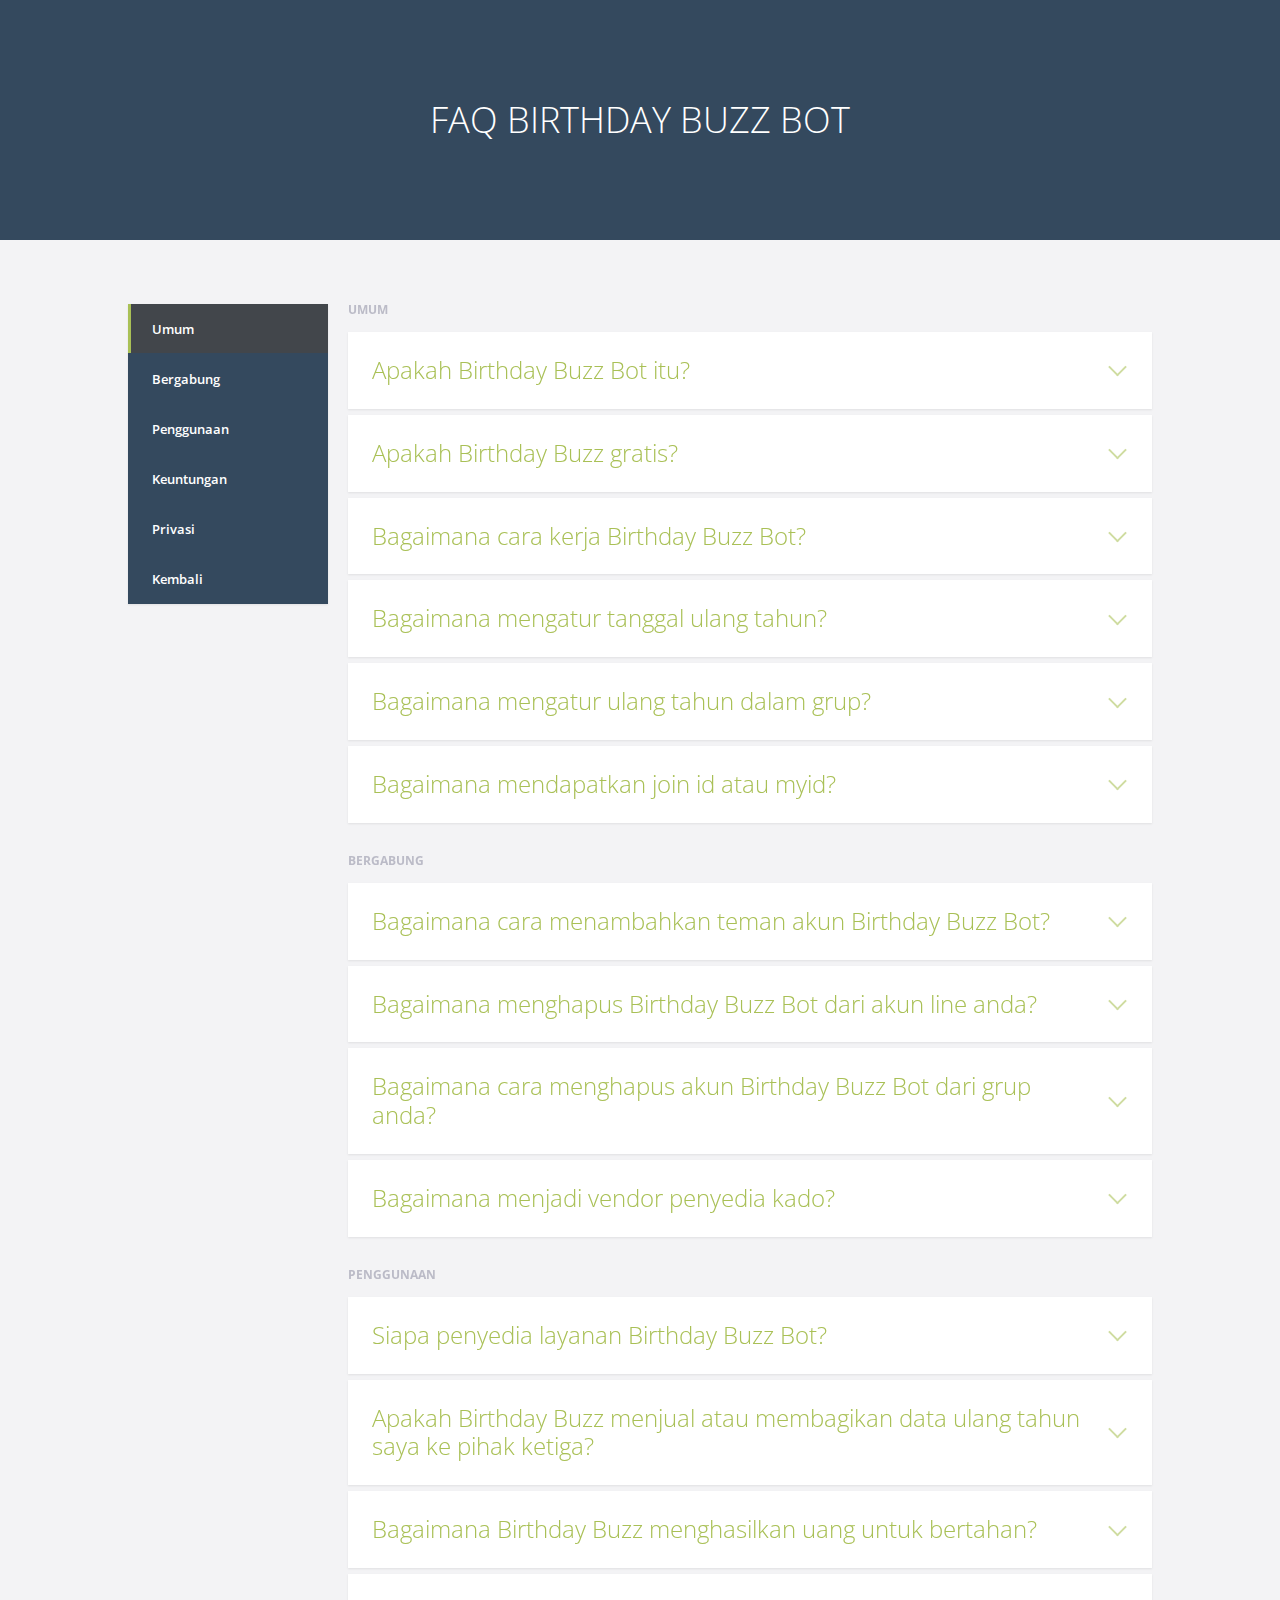
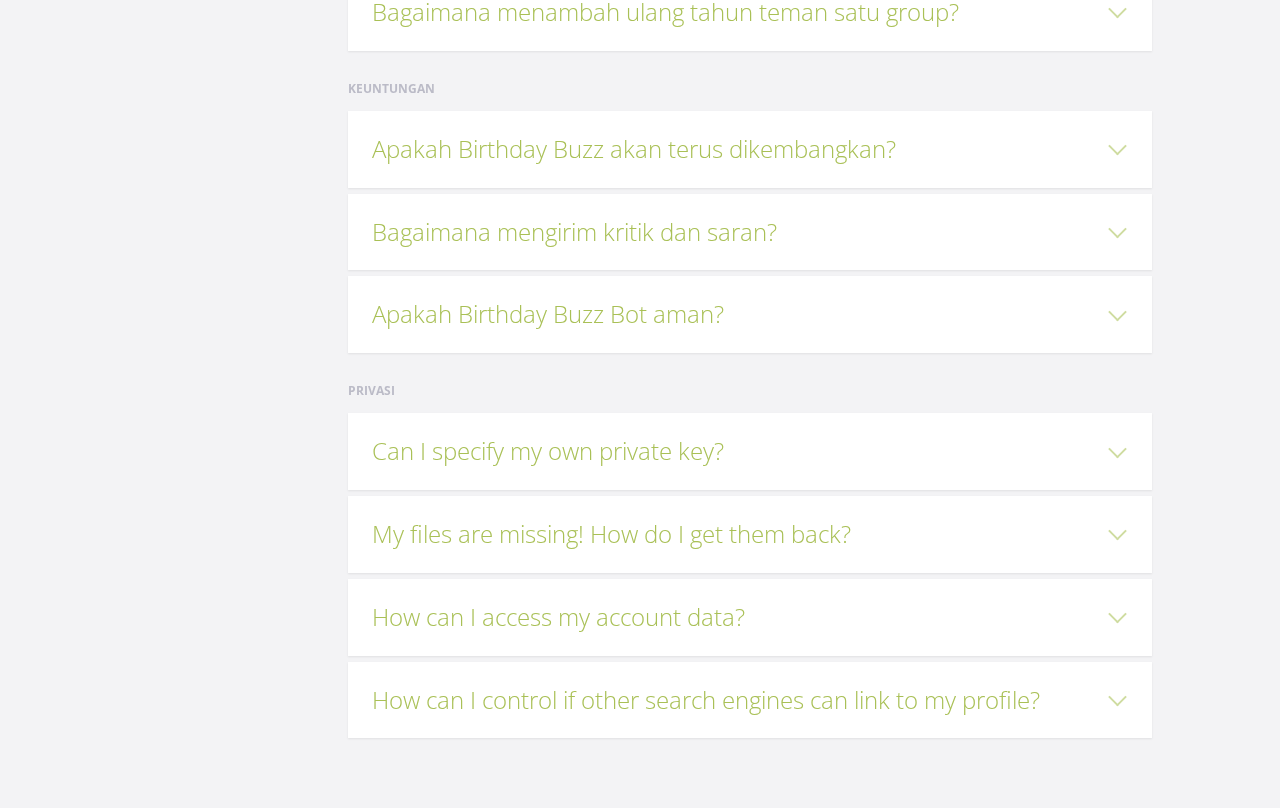
<file: faq.html>
<!doctype html>
<html lang="en" class="no-js">
<head>
	<meta charset="UTF-8">
	<meta name="viewport" content="width=device-width, initial-scale=1">

	<link href='http://fonts.googleapis.com/css?family=Open+Sans:400,300,600,700' rel='stylesheet' type='text/css'>

	<link rel="stylesheet" href="css/reset.css"> <!-- CSS reset -->
	<link rel="stylesheet" href="css/faqstyle.css"> <!-- Resource style -->
	<script src="js/modernizr.js"></script> <!-- Modernizr -->
	<title>FAQ Birthday Buzz</title>
</head>
<body>
<header>
	<h1>FAQ BIRTHDAY BUZZ BOT</h1>
</header>
<section class="cd-faq">
	<ul class="cd-faq-categories">
		<li><a class="selected" href="#umum">Umum</a></li>
		<li><a href="#bergabung">Bergabung</a></li>
		<li><a href="#penggunaan">Penggunaan</a></li>
		<li><a href="#keuntungan">Keuntungan</a></li>
		<li><a href="#privasi">Privasi</a></li>
        <li><a value="back" onClick="history.go(-1)">Kembali</a></li>
	</ul> <!-- cd-faq-categories -->

	<div class="cd-faq-items">
		<ul id="umum" class="cd-faq-group">
			<li class="cd-faq-title"><h2>Umum</h2></li>
            <li>
				<a class="cd-faq-trigger" href="#0">Apakah Birthday Buzz Bot itu?</a>
				<div class="cd-faq-content">
					<p>Birthday Buzz Bot adalah aplikasi yang dirancang untuk LINE yang secara otomatis posting pesan ulang tahun dalam grup obrolan anda. Sebagai pengingat momen kebahagiaan untuk orang terdekat anda.</p>
				</div> <!-- cd-faq-content -->
			</li>
            
			<li>
				<a class="cd-faq-trigger" href="#0">Apakah Birthday Buzz gratis?</a>
				<div class="cd-faq-content">
					<p>Iya, semua layanan Birthday Buzz gratis. Namun untuk kado, mengikuti ketentuan oleh penyedia pihak ketiga.</p>
				</div> <!-- cd-faq-content -->
			</li>
            
            <li>
				<a class="cd-faq-trigger" href="#0">Bagaimana cara kerja Birthday Buzz Bot?</a>
				<div class="cd-faq-content">
					<p>Setelah anda menambahkan Birthday Buzz Bot sebagai teman, anda bisa mengatur ulang tahun, lalu bergabung dengan grup yang anda inginkan menggunakan id yang telah diberikan Birthday Bot. Birthday Bot akan memberikan ucapan, pertama ketika sudah memasuki bulan ulang tahunmu, kedua ketika memasuki minggu ulang tahunmu, dan terakhir pada hari H ulang tahun. Anda juga bisa bertanya rekomendasi kado ulang tahun kepada Birthday Bot untuk teman-teman anda.</p>
				</div> <!-- cd-faq-content -->
			</li>

			<li>
				<a class="cd-faq-trigger" href="#0">Bagaimana mengatur tanggal ulang tahun?</a>
				<div class="cd-faq-content">
					<p>Kamu dapat mengatur ulang tahunmu dengan melakukan chat ke akun Birthday Buzz. Lalu memasukan perintah /set mm/dd/yyyy. (m=bulan, d=tanggal, y=tahun) </p>
				</div> <!-- cd-faq-content -->
			</li>

			<li>
				<a class="cd-faq-trigger" href="#0">Bagaimana mengatur ulang tahun dalam grup?</a>
				<div class="cd-faq-content">
					<p>Kamu perlu mengatur tanggal ulang tahunmu secara pribadi ke akun Bot, lalu menyalin join id yang diberikan oleh Bot ke grup yang kamu inginkan. Tentunya Birthday Buzz Bot sudah harus ditambahkan ke grup tersebut.</p>
				</div> <!-- cd-faq-content -->
			</li>

			<li>
				<a class="cd-faq-trigger" href="#0">Bagaimana mendapatkan join id atau myid?</a>
				<div class="cd-faq-content">
					<p>Kamu dapat mendapatkannya setelah mengatur tanggal ulang tahun di Birthday Buzz Bot, lalu mengirim perintah /my-id atau menekan perintah myid di bawah kiri halaman chat.</p>
				</div> <!-- cd-faq-content -->
			</li>
		</ul> <!-- cd-faq-group -->

		<ul id="bergabung" class="cd-faq-group">
			<li class="cd-faq-title"><h2>Bergabung</h2></li>
            <li>
				<a class="cd-faq-trigger" href="#0">Bagaimana cara menambahkan teman akun Birthday Buzz Bot?</a>
				<div class="cd-faq-content">
					<p>Untuk bergabung dan menggunakan semua fitur dari Birthday Buzz Bot, anda bisa menambahkan kami sebagai teman melalui </p>
				</div> <!-- cd-faq-content -->
			</li>
            
			<li>
				<a class="cd-faq-trigger" href="#0">Bagaimana menghapus Birthday Buzz Bot dari akun line anda?</a>
				<div class="cd-faq-content">
					<p>Dengan block akun Birthday Buzz Bot kamu telah menghapusnya. Untuk menambahkannya kembali kamu cukup melakukan unblock terhadap akun Birthday Buzz Bot di halaman pengaturan. </p>
				</div> <!-- cd-faq-content -->
			</li>

			<li>
				<a class="cd-faq-trigger" href="#0">Bagaimana cara menghapus akun Birthday Buzz Bot dari grup anda?</a>
				<div class="cd-faq-content">
					<p>Anda cukup menghapus Birthday Buzz Bot sebagai anggota dari grup anda.</p>
				</div> <!-- cd-faq-content -->
			</li>

			<li>
				<a class="cd-faq-trigger" href="#0">Bagaimana menjadi vendor penyedia kado?</a>
				<div class="cd-faq-content">
					<p>Silahkan mengirim email ke hello@alifakbar.com yang berisi identitas, jenis produk, wilayah jual, kontak, halaman web (jika ada). Anda akan kami hubungi jika memenuhi syarat dan ketentuan.</p>
				</div> <!-- cd-faq-content -->
			</li>
		</ul> <!-- cd-faq-group -->

		<ul id="penggunaan" class="cd-faq-group">
			<li class="cd-faq-title"><h2>Penggunaan</h2></li>
			<li>
				<a class="cd-faq-trigger" href="#0">Siapa penyedia layanan Birthday Buzz Bot?</a>
				<div class="cd-faq-content ">
					<p>Birthday Buzz Bot merupakan layanan gratis yang tidak terikat oleh perusahaan manapun. Birthday Buzz Bot dibuat oleh 3 mahasiswa tingkat akhir (Alif, Aldi dan Husna) yang sedang galau dengan skripsinya dan berharap di notice oleh LINE.</p>
				</div> <!-- cd-faq-content -->
			</li>
			<li>
				<a class="cd-faq-trigger" href="#0">Apakah Birthday Buzz menjual atau membagikan data ulang tahun saya ke pihak ketiga?</a>
				<div class="cd-faq-content">
					<p>Tidak, yang dapat mengakses info ulang tahun kamu hanyalah kamu dan group yang telah kamu izinkan (melalui perintah /join)</p>
				</div> <!-- cd-faq-content -->
			</li>

			<li>
				<a class="cd-faq-trigger" href="#0">Bagaimana Birthday Buzz menghasilkan uang untuk bertahan?</a>
				<div class="cd-faq-content">
					<p>Birthday Buzz akan mendapatkan pendapatan melalui kerjasama terhadap pihak ketiga penyedia Kado. Namun segala bentuk transaksi kado diluar kebijakan Birthday Buzz</p>
				</div> <!-- cd-faq-content -->
			</li>

			<li>
				<a class="cd-faq-trigger" href="#0">Bagaimana menambah ulang tahun teman satu group?</a>
				<div class="cd-faq-content">
					<p>Anda tidak bisa menambah ulang tahun teman satu group. Ulang tahun group hanya bisa ditambahkan dengan perintah join oleh anggota yang telah menambahkan Bot sebagai teman dan telah mengatur ulang tahunnya</p>
				</div> <!-- cd-faq-content -->
			</li>
		</ul> <!-- cd-faq-group -->

		<ul id="keuntungan" class="cd-faq-group">
			<li class="cd-faq-title"><h2>Keuntungan</h2></li>
			<li>
				<a class="cd-faq-trigger" href="#0">Apakah Birthday Buzz akan terus dikembangkan?</a>
				<div class="cd-faq-content">
					<p>Birthday Buzz akan terus dikembangkan sesuai kebutuhan dan respon dari pengguna. Sejauh ini fitur yang telah dijadwalkan akan ditambahkan ialah kartu ucapan ulang tahun</p>
				</div> <!-- cd-faq-content -->
			</li>

			<li>
				<a class="cd-faq-trigger" href="#0">Bagaimana mengirim kritik dan saran?</a>
				<div class="cd-faq-content">
					<p>Anda dapat mengirim kritik dan saran ke email hello@alifakbar.com</p>
				</div> <!-- cd-faq-content -->
			</li>

			<li>
				<a class="cd-faq-trigger" href="#0">Apakah Birthday Buzz Bot aman?</a>
				<div class="cd-faq-content">
					<p>Birthday Buzz Bot menggunakan layanan API dari LINE dan menyimpan data di Firebase Google. Jadi selama LINE dan Google tidak teretas maka data pengguna akan aman. Mengenai layanan pembelian kado, Vendor yang ditampilkan telah diseleksi oleh kami namun segala bentuk transaksi diluar tanggung jawab kami. Apabila terbukti terjadi penipuan kami akan segera melakukan blokir dan membantu segala bentuk penyelidikan</p>
				</div> <!-- cd-faq-content -->
			</li>
		</ul> <!-- cd-faq-group -->

		<ul id="privasi" class="cd-faq-group">
			<li class="cd-faq-title"><h2>Privasi</h2></li>
			<li>
				<a class="cd-faq-trigger" href="#0">Can I specify my own private key?</a>
				<div class="cd-faq-content">
					<p>Lorem ipsum dolor sit amet, consectetur adipisicing elit. Impedit quidem delectus rerum eligendi mollitia, repudiandae quae beatae. Et repellat quam atque corrupti iusto architecto impedit explicabo repudiandae qui similique aut iure ipsum quis inventore nulla error aliquid alias quia dolorem dolore, odio excepturi veniam odit veritatis. Quo iure magnam, et cum. Laudantium, eaque non? Tempore nihil corporis cumque dolor ipsum accusamus sapiente aliquid quis ea assumenda deserunt praesentium voluptatibus, accusantium a mollitia necessitatibus nostrum voluptatem numquam modi ab, sint rem.</p>
				</div> <!-- cd-faq-content -->
			</li>

			<li>
				<a class="cd-faq-trigger" href="#0">My files are missing! How do I get them back?</a>
				<div class="cd-faq-content">
					<p>Lorem ipsum dolor sit amet, consectetur adipisicing elit. Blanditiis provident officiis, reprehenderit numquam. Praesentium veritatis eos tenetur magni debitis inventore fugit, magnam, reiciendis, saepe obcaecati ex vero quaerat distinctio velit.</p>
				</div> <!-- cd-faq-content -->
			</li>

			<li>
				<a class="cd-faq-trigger" href="#0">How can I access my account data?</a>
				<div class="cd-faq-content">
					<p>Lorem ipsum dolor sit amet, consectetur adipisicing elit. Possimus magni vero deserunt enim et quia in aliquam, rem tempore voluptas illo nisi veritatis quas quod placeat ipsa! Error qui harum accusamus incidunt at libero ipsum, suscipit dolorum esse explicabo in eius voluptates quidem voluptatem inventore amet eaque deserunt veniam dignissimos excepturi? Dolore, quo amet nostrum autem nemo. Sit nam assumenda, corporis ea sunt distinctio nostrum doloribus alias, beatae nesciunt dolore saepe consequuntur minima eveniet porro dolor officiis maiores ab obcaecati officia enim aliquam. Itaque fuga molestiae hic accusantium atque corporis quia id sequi enim vero? Hic aperiam sint facilis aliquam quia, accusamus tenetur earum totam enim est, error. Iusto, reiciendis necessitatibus molestias. Voluptatibus eos explicabo repellat nesciunt nam vero minima.</p>
				</div> <!-- cd-faq-content -->
			</li>

			<li>
				<a class="cd-faq-trigger" href="#0">How can I control if other search engines can link to my profile?</a>
				<div class="cd-faq-content">
					<p>Lorem ipsum dolor sit amet, consectetur adipisicing elit. Blanditiis provident officiis, reprehenderit numquam. Praesentium veritatis eos tenetur magni debitis inventore fugit, magnam, reiciendis, saepe obcaecati ex vero quaerat distinctio velit.</p>
				</div> <!-- cd-faq-content -->
			</li>
		</ul> <!-- cd-faq-group -->

	</div> <!-- cd-faq-items -->
	<a href="#0" class="cd-close-panel">Close</a>
</section> <!-- cd-faq -->
<script src="js/jquery-2.1.1.js"></script>
<script src="js/jquery.mobile.custom.min.js"></script>
<script src="js/main.js"></script> <!-- Resource jQuery -->
</body>
</html>
</file>
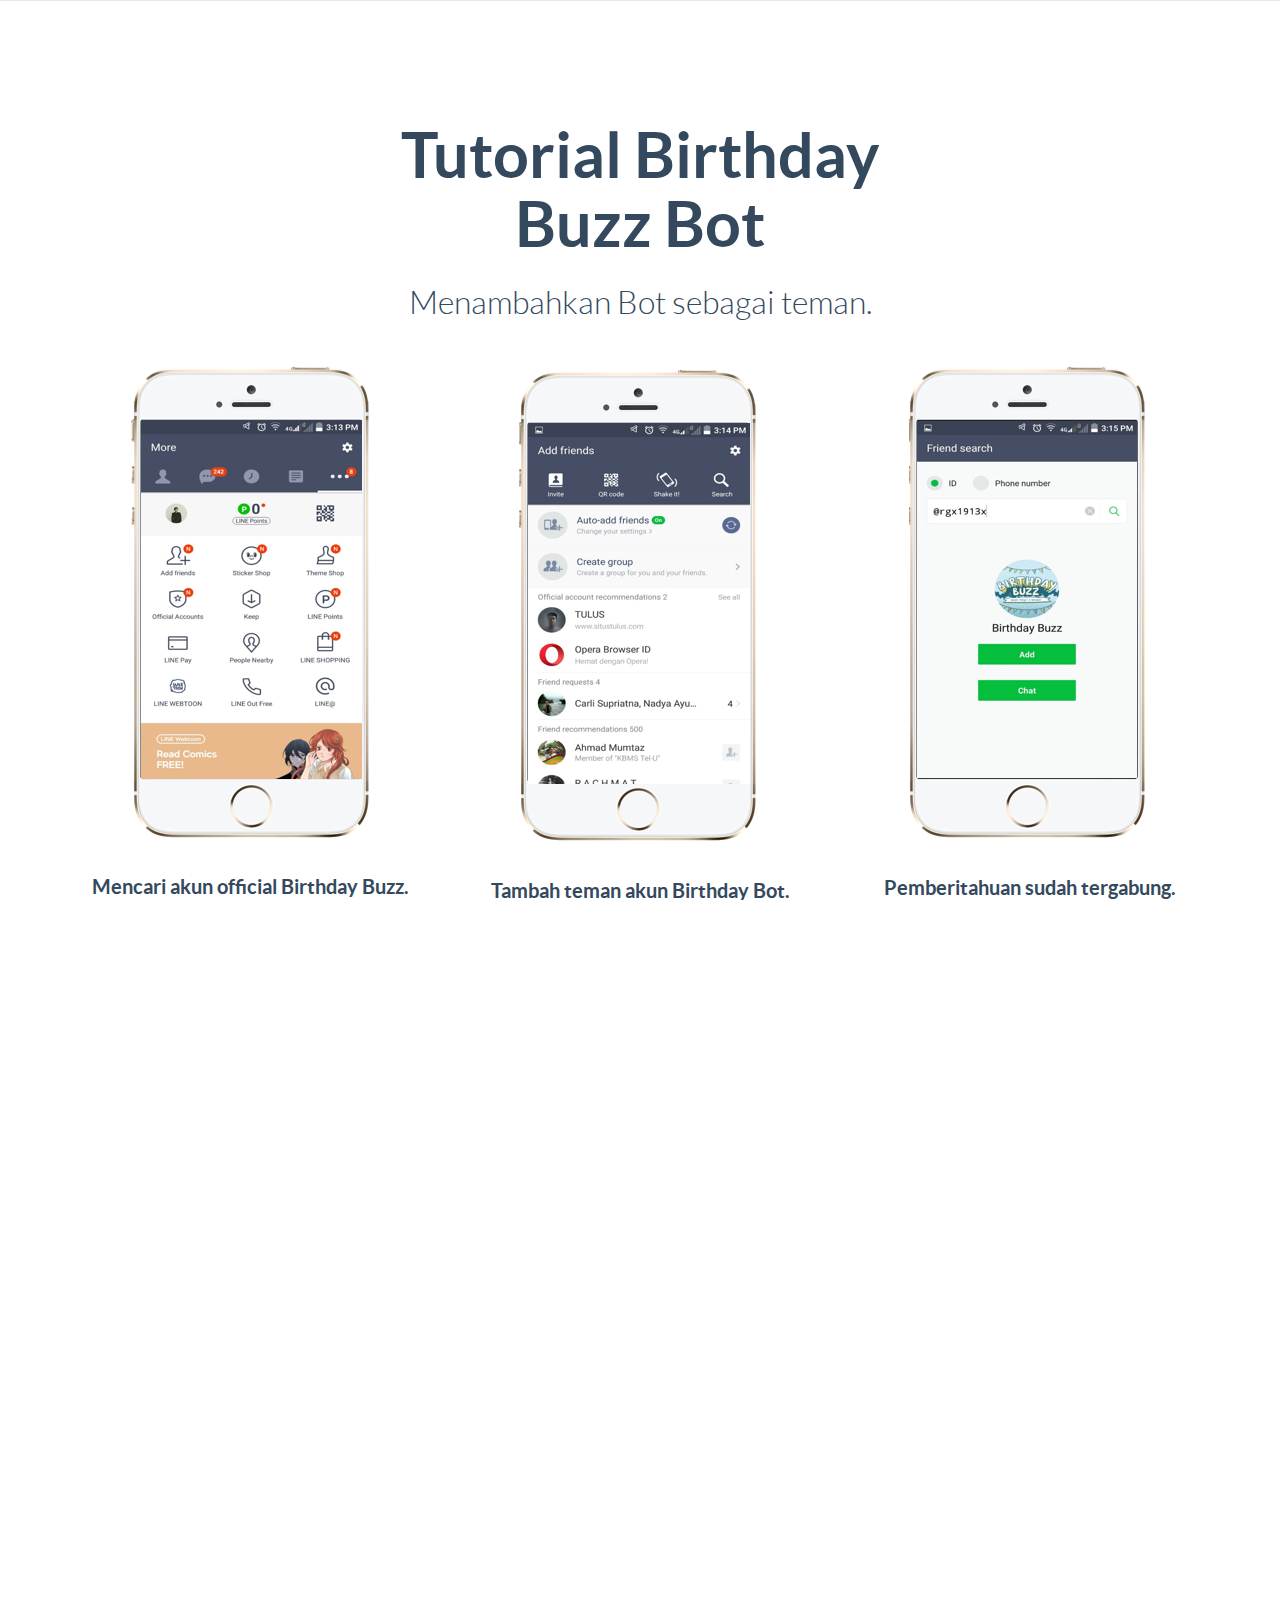
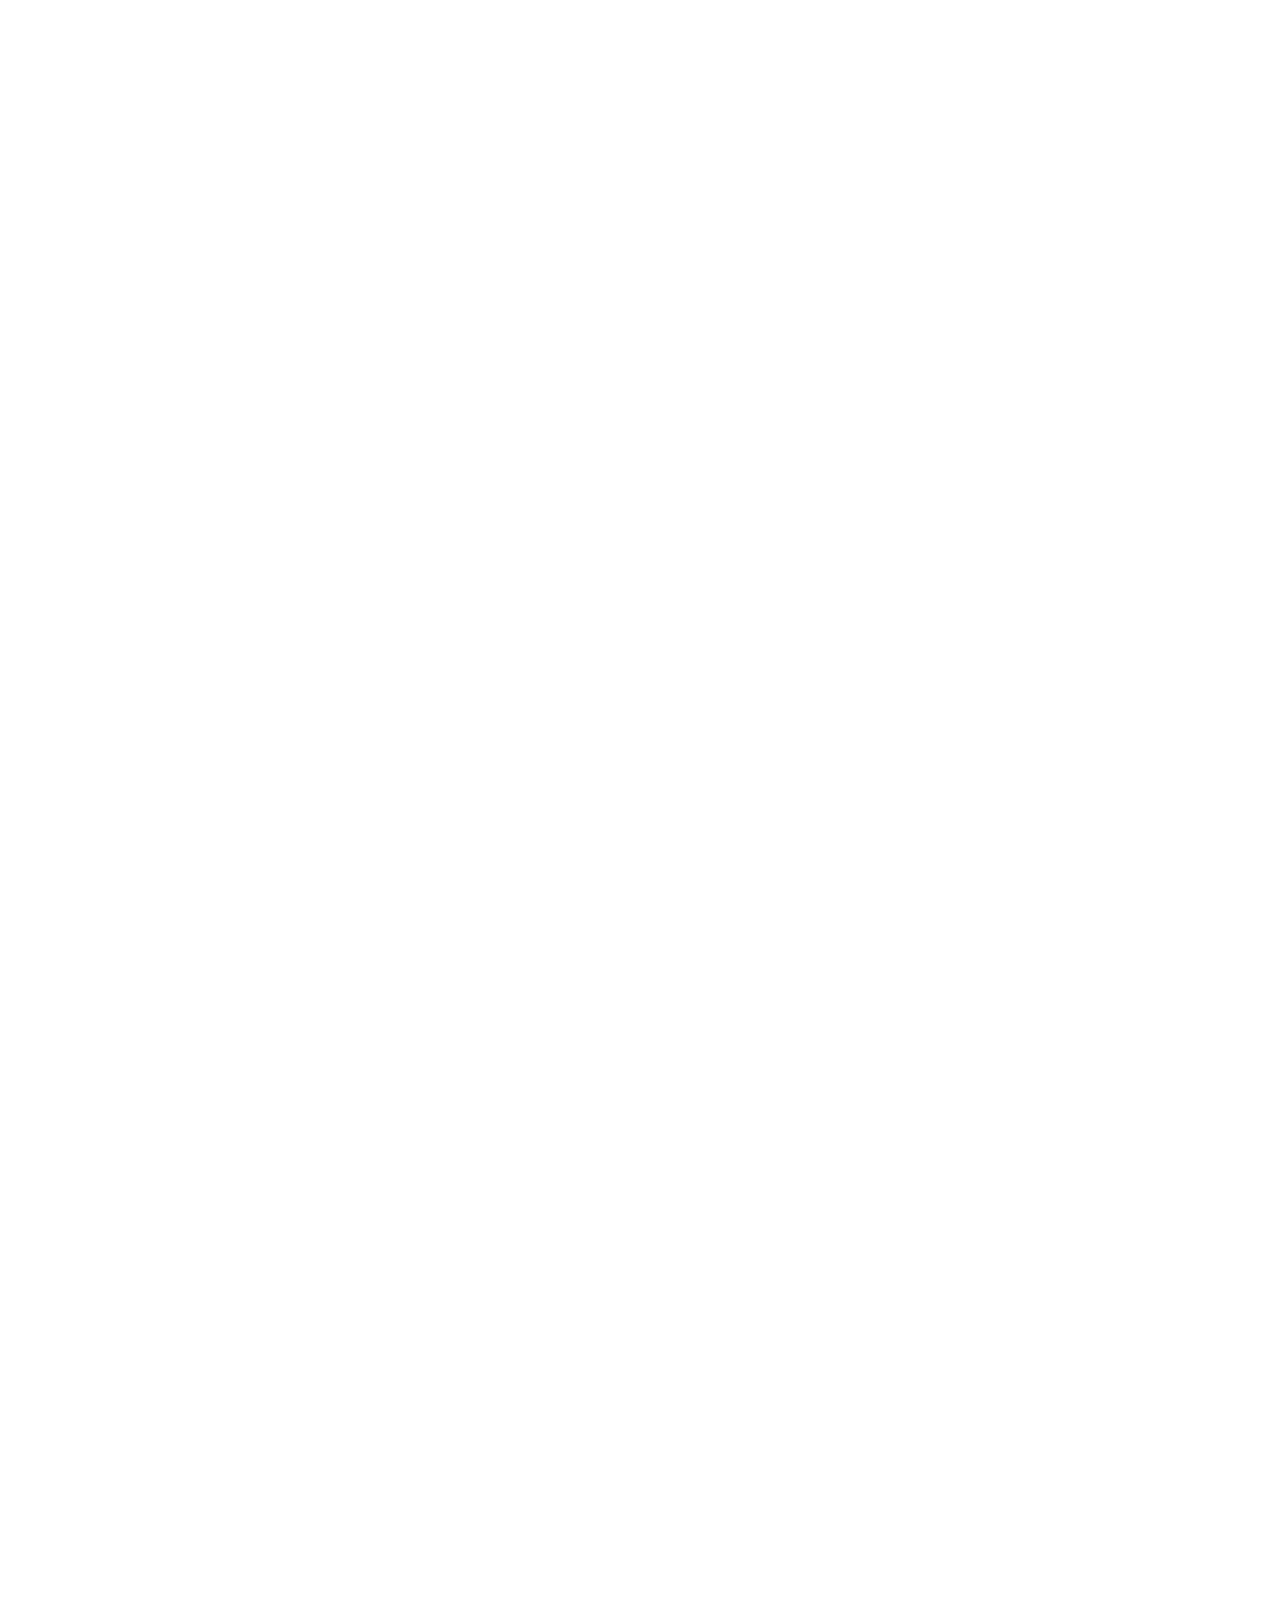
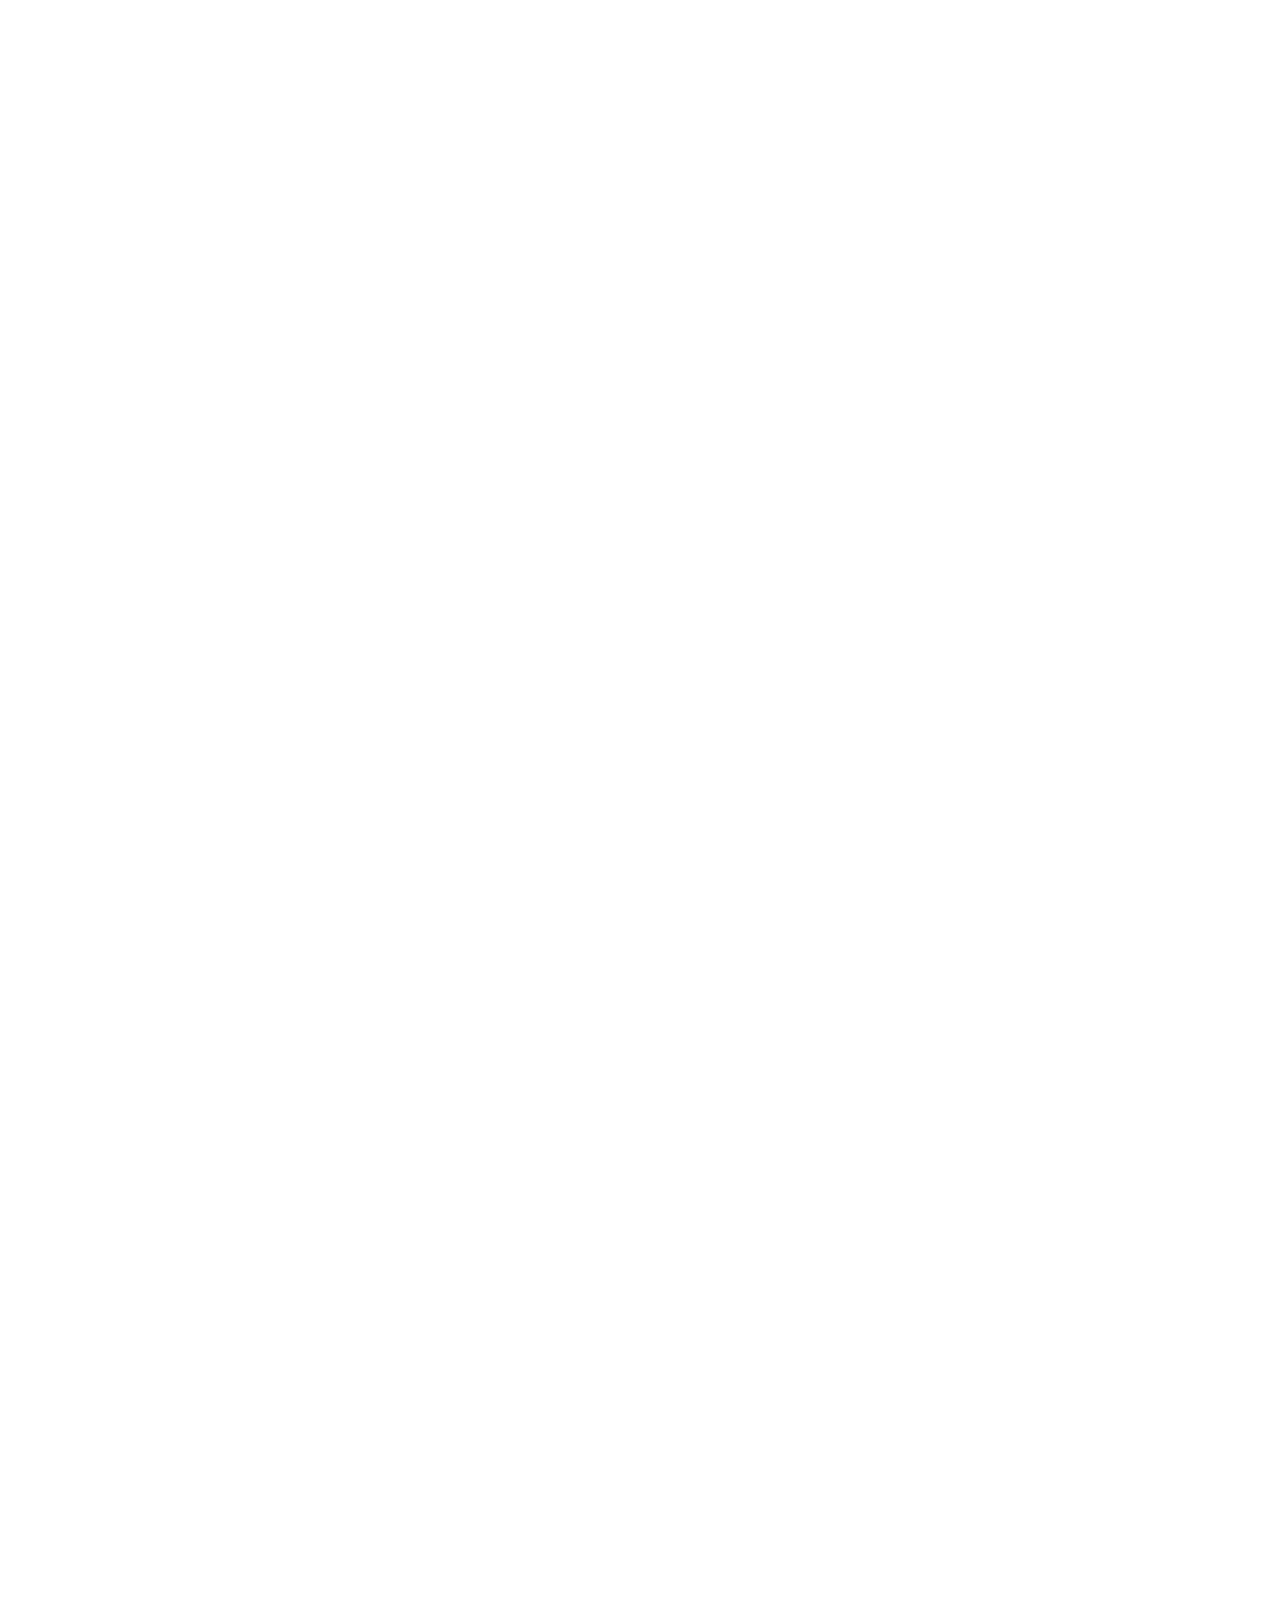
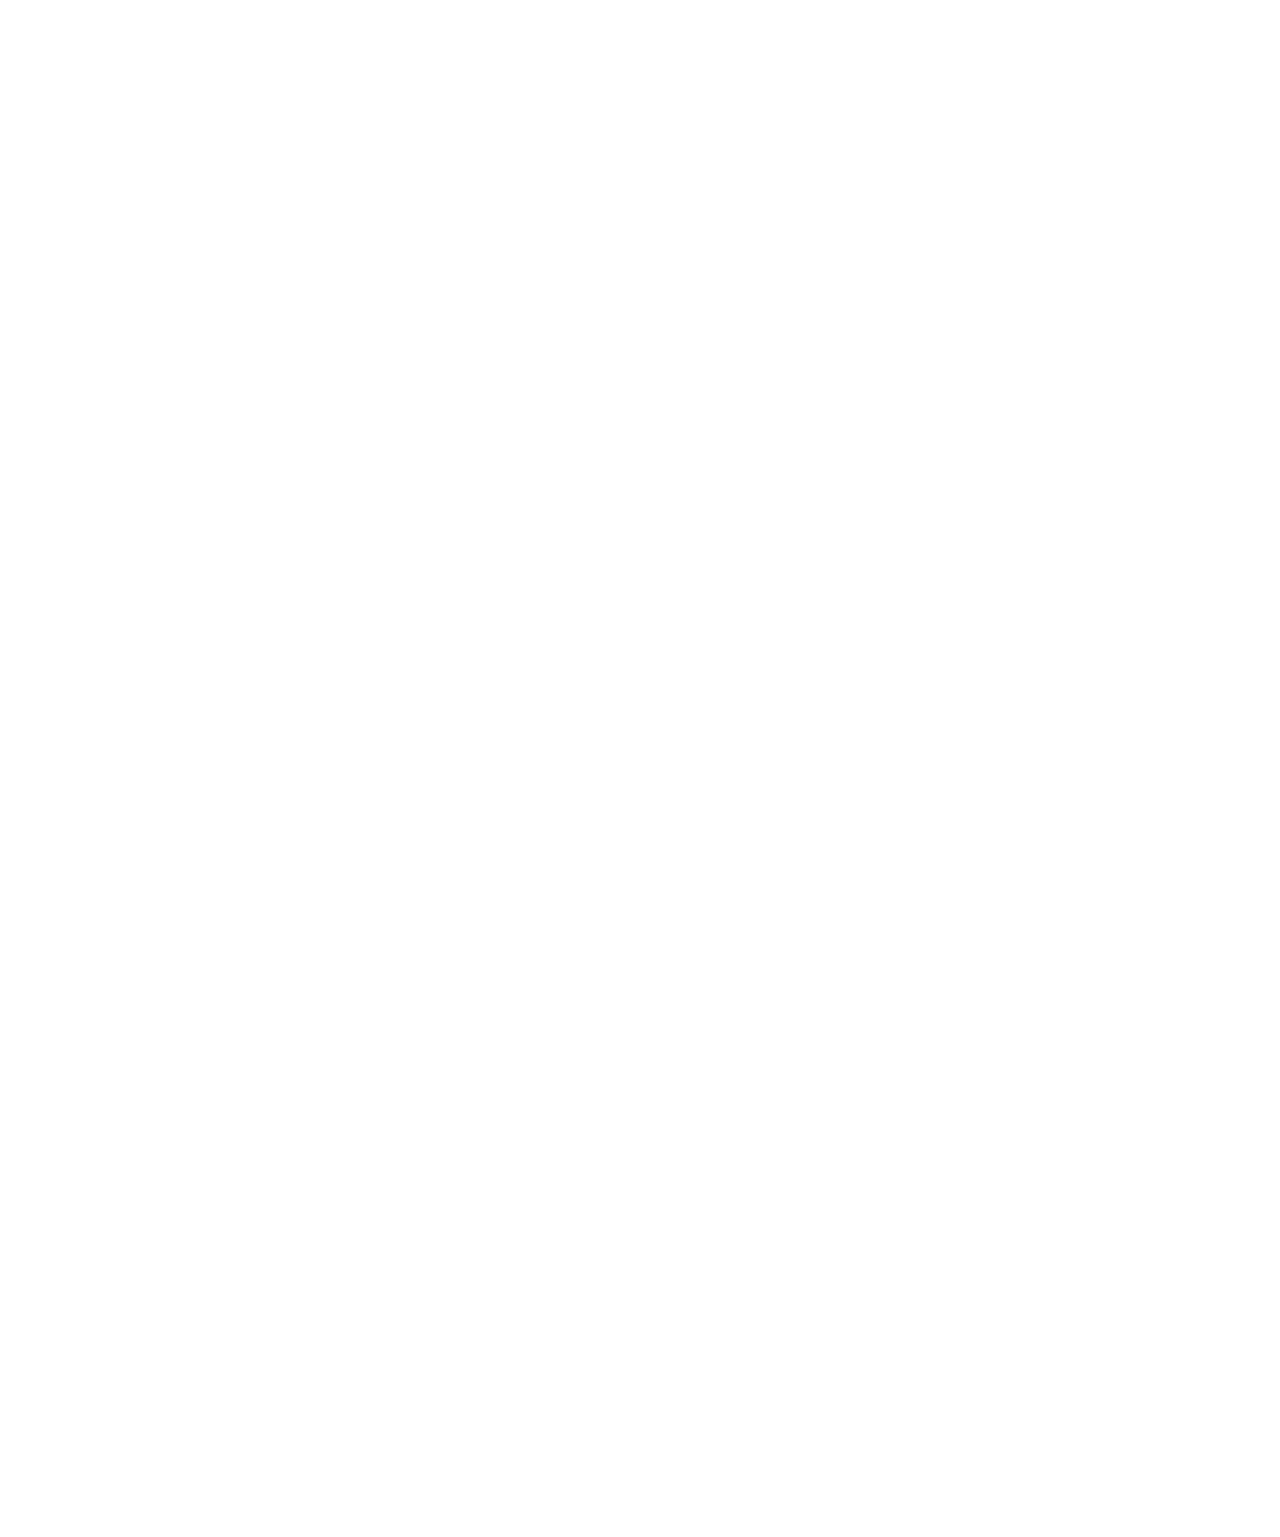
<file: tutorial.html>
<!DOCTYPE html>
<html>
<head>
    <link href="css/general.css" rel="stylesheet">
    <link href="css/bootstrap.min.css" rel="stylesheet">
 
        <!-- Custom Google Web Font -->
        <link href="font-awesome/css/font-awesome.min.css" rel="stylesheet">
        <link href='http://fonts.googleapis.com/css?family=Lato:100,300,400,700,900,100italic,300italic,400italic,700italic,900italic' rel='stylesheet' type='text/css'>
	   <link href='http://fonts.googleapis.com/css?family=Arvo:400,700' rel='stylesheet' type='text/css'>
	
        <!-- Custom CSS-->
        <link href="css/general.css" rel="stylesheet">
	
	   <!-- Owl-Carousel -->
        <link href="css/custom.css" rel="stylesheet">
	   <link href="css/owl.carousel.css" rel="stylesheet">
        <link href="css/owl.theme.css" rel="stylesheet">
	   <link href="css/style.css" rel="stylesheet">
	   <link href="css/animate.css" rel="stylesheet">
	
	   <!-- Magnific Popup core CSS file -->
	   <link rel="stylesheet" href="css/magnific-popup.css"> 
	
	   <script src="js/modernizr-2.8.3.min.js"></script>  <!-- Modernizr /-->
        <script src="js/jquery.mobile.custom.min.js"></script>
</head>
<body>
   <div id="team" class="content-section-b">
        <div class="container">
            <div class="row">
            
            <div class="col-md-6 col-md-offset-3 text-center wrap_title">
                <h2>Tutorial Birthday Buzz Bot</h2>
                <p class="lead" style="margin-bottom:3px; font-size:200%;"> Menambahkan Bot sebagai teman. </p>
            </div>
            </div>
            <div class="row">
                <div class="col-sm-4">
                    <div class="team-member">
                        <img src="img/tutor/new1.PNG" class="img-responsive" alt="">
                        <h4>Mencari akun official Birthday Buzz.</h4>
                        <ul class="list-inline social-buttons">
                        </ul> 
                    </div>
                </div>
                <div class="col-sm-4">
                    <div class="team-member">
                        <img src="img/tutor/new2.PNG" class="img-responsive" alt="">
                        <h4>Tambah teman akun Birthday Bot.</h4>
                        <ul class="list-inline social-buttons">
                        </ul> 
                    </div>
                </div>
                <div class="col-sm-4">
                    <div class="team-member">
                        <img src="img/tutor/new3.PNG" class="img-responsive" alt="">
                        <h4>Pemberitahuan sudah tergabung.</h4>
                        <ul class="list-inline social-buttons">
                        </ul> 
                    </div>
                </div>
            </div>
            <div class="row">
            
            <div class="col-md-6 col-md-offset-3 text-center wrap_title">
                <p class="lead" style="margin-bottom: 2px; font-size:200%;"> Menambahkan Bot kedalam grup. </p>
            </div>
            </div>
            
            <div class="row">
                <div class="col-sm-4">
                    <div class="team-member">
                        <img src="img/tutor/new4.PNG" class="img-responsive" alt="">
                        <h4>Masuk halaman setting group.</h4>
                        <ul class="list-inline social-buttons">
                        </ul> 
                    </div>
                </div>
                <div class="col-sm-4">
                    <div class="team-member">
                        <img src="img/tutor/new5.PNG" class="img-responsive" alt="">
                        <h4>Pilih dan invite akun Birthday Buzz pada grup.</h4>
                        <ul class="list-inline social-buttons">
                        </ul> 
                    </div>
                </div>
                <div class="col-sm-4">
                    <div class="team-member">
                        <img src="img/tutor/new6.PNG" class="img-responsive" alt="">
                        <h4>Pemberitahuan sudah tergabung.</h4>
                        <ul class="list-inline social-buttons">
                        </ul> 
                    </div>
                </div>
            </div>
            <div class="row">
            
            <div class="col-md-6 col-md-offset-3 text-center wrap_title">
                <p class="lead" style="margin-bottom: 2px; font-size:200%;"> Set Tanggal Ulang Tahun. </p>
            </div>
            </div>
        
            <div class="row">
                <div class="col-sm-4">
                    <div class="team-member">
                        <img src="img/tutor/new7.PNG" class="img-responsive" alt="">
                        <h4>Masuk halaman percakapan bot.</h4>
                        <ul class="list-inline social-buttons">
                        </ul> 
                    </div>
                </div>
                <div class="col-sm-4">
                    <div class="team-member">
                        <img src="img/tutor/new8.PNG" class="img-responsive" alt="">
                        <h4>Masukkan perintah set yaitu ( /set mm/dd/yyyy )</h4>
                        <ul class="list-inline social-buttons">
                        </ul> 
                    </div>
                </div>
                <div class="col-sm-4">
                    <div class="team-member">
                        <img src="img/tutor/new9.PNG" class="img-responsive" alt="">
                        <h4>Pemberitahuan tanggal sudah disimpan.</h4>
                        <ul class="list-inline social-buttons">
                        </ul> 
                    </div>
                </div>
            </div>
            <div class="row">
            
            <div class="col-md-6 col-md-offset-3 text-center wrap_title">
                <p class="lead" style="margin-bottom: 2px; font-size:200%;"> Bergabung di perayaan grup. </p>
            </div>
            </div>
            
            <div class="row">
                <div class="col-sm-4">
                    <div class="team-member">
                        <img src="img/tutor/new13.PNG" class="img-responsive" alt="">
                        <h4>Masuk halaman percakapan bot dan ketik( /my-id )</h4>
                        <ul class="list-inline social-buttons">
                        </ul> 
                    </div>
                </div>
                <div class="col-sm-4">
                    <div class="team-member">
                        <img src="img/tutor/new14.PNG" class="img-responsive" alt="">
                        <h4>Salin perintah join yang diberikan (cth: @bday-bot /join 123xxxxAaa)</h4>
                        <ul class="list-inline social-buttons">
                        </ul> 
                    </div>
                </div>
                <div class="col-sm-4">
                    <div class="team-member">
                        <img src="img/tutor/new15.PNG" class="img-responsive" alt="">
                        <h4>Salin perintah tadi ke group.</h4>
                        <ul class="list-inline social-buttons">
                        </ul> 
                    </div>
                </div>
            </div>
            <div class="row">
            
            <div class="col-md-6 col-md-offset-3 text-center wrap_title">
                <p class="lead" style="margin-bottom: 2px; font-size:200%;"> Keluar dari perayaan grup. </p>
            </div>
            </div>
            
            <div class="row">
                <div class="col-sm-4">
                    <div class="team-member">
                        <img src="img/tutor/new16.PNG" class="img-responsive" alt="">
                        <h4>Masuk halaman percakapan bot dan ketik( /my-id )</h4>
                        <ul class="list-inline social-buttons">
                        </ul> 
                    </div>
                </div>
                <div class="col-sm-4">
                    <div class="team-member">
                        <img src="img/tutor/new17.PNG" class="img-responsive" alt="">
                        <h4>Salin perintah join yang diberikan (cth: @bday-bot /join 123xxxxAaa)</h4>
                        <ul class="list-inline social-buttons">
                        </ul> 
                    </div>
                </div>
                <div class="col-sm-4">
                    <div class="team-member">
                        <img src="img/tutor/new18.PNG" class="img-responsive" alt="">
                        <h4>Salin perintah tadi ke group dengan merubah ( /join) menjadi ( /leave)</h4>
                        <ul class="list-inline social-buttons">
                        </ul> 
                    </div>
                </div>
            </div>
            <div class="row">
            
                <div class="col-md-6 col-md-offset-3 text-center wrap_title">
                    <p class="lead" style="margin-bottom: 2px; font-size:200%;"> Menanyakan rekomendasi kado. </p>
                </div>
            </div>
            
            <div class="row">
                <div class="col-sm-4">
                    <div class="team-member">
                        <img src="img/tutor/new19.PNG" class="img-responsive" alt="">
                        <h4>Masuk halaman chat grup yang diinginkan</h4>
                        <ul class="list-inline social-buttons">
                        </ul> 
                    </div>
                </div>
                <div class="col-sm-4">
                    <div class="team-member">
                        <img src="img/tutor/new20.PNG" class="img-responsive" alt="">
                        <h4>Ketikkan perintah @bday-bot /gift kata-kunci1 kata-kunci2</h4>
                        <ul class="list-inline social-buttons">
                        </ul> 
                    </div>
                </div>
        </div>
        <div class="row">
            
            <div class="col-md-6 col-md-offset-3 text-center wrap_title">
                <p class="lead" style="margin-bottom: 2px; font-size:200%;"> Berhenti menggunakan. </p>
            </div>
            </div>
            
        <div class="row">
                <div class="col-sm-4">
                    <div class="team-member">
                        <img src="img/tutor/new21.PNG" class="img-responsive" alt="">
                        <h4>Berhenti menggunakan</h4>
                        <ul class="list-inline social-buttons">
                        </ul> 
                    </div>
                </div>
        </div>
        <div class="col-md-6 col-md-offset-3 text-center wrap_title">
            <p class="lead" style="margin-top:0"> Masuk ke halaman percakapan bot. Masuk ke setting percakapan</p>    
        </div>
    </div>
    <div id="contact" class="content-section-b">
		<div class="container">
			<div class="row">
			
			<div class="col-md-6 col-md-offset-3 text-center wrap_title">
				<h2>Kontak Kami</h2>
				<p class="lead" style="margin-top:0">A special thanks to Palapa Co.</p>
			</div>
			
			<form name="sentMessage" id="contactForm" role="form" action="" method="post" novalidate>
				<div class="col-md-6">
					<div class="form-group">
						<label for="name">Your Name</label>
						<div class="input-group">
							<input type="text" class="form-control" name="name" id="name" required data-validation-required-message="Enter Name">
							<span class="input-group-addon"><i class="glyphicon glyphicon-ok form-control-feedback"></i></span>
						</div>
					</div>
					
					<div class="form-group">
						<label for="email">Your Email</label>
						<div class="input-group">
							<input type="email" class="form-control" id="email" name="email" required data-validation-required-message="Enter Your Email" >
							<span class="input-group-addon"><i class="glyphicon glyphicon-ok form-control-feedback"></i></span>
						</div>
					</div>
                    <div class="form-group">
						<label for="topic">Topic</label>
						<div class="input-group">
							<input type="topic" class="form-control" id="topic" name="topic" required data-validation-required-message="Enter Topic" >
							<span class="input-group-addon"><i class="glyphicon glyphicon-ok form-control-feedback"></i></span>
						</div>
					</div>
					
					<div class="form-group">
						<label for="message">Message</label>
						<div class="input-group">
							<textarea name="message" id="message" class="form-control" rows="5" required data-validation-required-message="Enter Your Message"></textarea>
							<span class="input-group-addon"><i class="glyphicon glyphicon-ok form-control-feedback"></i></span>
						</div>
					</div>
                    
					<input type="submit" name="submit" id="submit" value="Submit" class="btn wow tada btn-embossed btn-primary pull-right">
				</div>
			</form>
			
			<hr class="featurette-divider hidden-lg">
				<div class="col-md-5 col-md-push-1 address">
					<address>
					<h3>Kantor</h3>
					<p class="lead"><a href="https://www.google.co.id/maps/place/Bojongsoang,+Bandung,+Jawa+Barat/@-6.9880413,107.6334169,13z/data=!3m1!4b1!4m5!3m4!1s0x2e68c2753c544847:0x401e8f1fc28c6f0!8m2!3d-7.0037585!4d107.6478182">Palapa Company<br>
					Buah Batu, Bandung</a><br>
					Phone: +62 8572 3290 950<br>
					Fax: XXX-XXX-YYYY</p>
					</address>

					<h3>Sosial Media</h3>
					<li class="social"> 
					<a href="https://www.facebook.com/lutfi.a.nugroho.5"><i class="fa fa-facebook-square fa-size"> </i></a>

					</li>
				</div>
			</div>
		</div>
	</div>
	

</body>
</html>
</file>
<file: css/faqstyle.css>
/* -------------------------------- 

Primary style

-------------------------------- */
*, *::after, *::before {
  -webkit-box-sizing: border-box;
  -moz-box-sizing: border-box;
  box-sizing: border-box;
}

*::after, *::before {
  content: '';
}

body {
  font-size: 100%;
  font-family: "Open Sans", sans-serif;
  color: #4e5359;
  background-color: #f3f3f5;
}
body::after {
  /* overlay layer visible on small devices when the right panel slides in */
  position: fixed;
  top: 0;
  left: 0;
  width: 100%;
  height: 100%;
  background-color: rgba(78, 83, 89, 0.8);
  visibility: hidden;
  opacity: 0;
  -webkit-transition: opacity .3s 0s, visibility 0s .3s;
  -moz-transition: opacity .3s 0s, visibility 0s .3s;
  transition: opacity .3s 0s, visibility 0s .3s;
}
body.cd-overlay::after {
  visibility: visible;
  opacity: 1;
  -webkit-transition: opacity .3s 0s, visibility 0s 0s;
  -moz-transition: opacity .3s 0s, visibility 0s 0s;
  transition: opacity .3s 0s, visibility 0s 0s;
}
@media only screen and (min-width: 768px) {
  body::after {
    display: none;
  }
}

a {
  color: #a9c056;
  text-decoration: none;
}

/* -------------------------------- 

Main components 

-------------------------------- */
header {
  position: relative;
  height: 180px;
  line-height: 180px;
  text-align: center;
  background-color: #34495e;
}
header h1 {
  color: #ffffff;
  -webkit-font-smoothing: antialiased;
  -moz-osx-font-smoothing: grayscale;
  font-size: 20px;
  font-size: 1.25rem;
}
@media only screen and (min-width: 1024px) {
  header {
    height: 240px;
    line-height: 240px;
  }
  header h1 {
    font-size: 36px;
    font-size: 2.25rem;
    font-weight: 300;
  }
}

.cd-faq {
  width: 90%;
  max-width: 1024px;
  margin: 2em auto;
  box-shadow: 0 1px 5px rgba(0, 0, 0, 0.1);
}
.cd-faq:after {
  content: "";
  display: table;
  clear: both;
}
@media only screen and (min-width: 768px) {
  .cd-faq {
    position: relative;
    margin: 4em auto;
    box-shadow: none;
  }
}

.cd-faq-categories a {
  position: relative;
  display: block;
  overflow: hidden;
  height: 50px;
  line-height: 50px;
  padding: 0 28px 0 16px;
  background-color: #34495e;
  -webkit-font-smoothing: antialiased;
  -moz-osx-font-smoothing: grayscale;
  color: #ffffff;
  white-space: nowrap;
  border-bottom: 1px solid #34495e;
  text-overflow: ellipsis;
}
.cd-faq-categories a::before, .cd-faq-categories a::after {
  /* plus icon on the right */
  position: absolute;
  top: 50%;
  right: 16px;
  display: inline-block;
  height: 1px;
  width: 10px;
  background-color: #7f868e;
}
.cd-faq-categories a::after {
  -webkit-transform: rotate(90deg);
  -moz-transform: rotate(90deg);
  -ms-transform: rotate(90deg);
  -o-transform: rotate(90deg);
  transform: rotate(90deg);
}
.cd-faq-categories li:last-child a {
  border-bottom: none;
}
@media only screen and (min-width: 768px) {
  .cd-faq-categories {
    width: 20%;
    float: left;
    box-shadow: 0 1px 2px rgba(0, 0, 0, 0.08);
  }
  .cd-faq-categories a {
    font-size: 13px;
    font-size: 0.8125rem;
    font-weight: 600;
    padding-left: 24px;
    padding: 0 24px;
    -webkit-transition: background 0.2s, padding 0.2s;
    -moz-transition: background 0.2s, padding 0.2s;
    transition: background 0.2s, padding 0.2s;
  }
  .cd-faq-categories a::before, .cd-faq-categories a::after {
    display: none;
  }
  .no-touch .cd-faq-categories a:hover {
    background: #555b61;
  }
  .no-js .cd-faq-categories {
    width: 100%;
    margin-bottom: 2em;
  }
}
@media only screen and (min-width: 1024px) {
  .cd-faq-categories {
    position: absolute;
    top: 0;
    left: 0;
    width: 200px;
    z-index: 2;
  }
  .cd-faq-categories a::before {
    /* decorative rectangle on the left visible for the selected item */
    display: block;
    top: 0;
    right: auto;
    left: 0;
    height: 100%;
    width: 3px;
    background-color: #a9c056;
    opacity: 0;
    -webkit-transition: opacity 0.2s;
    -moz-transition: opacity 0.2s;
    transition: opacity 0.2s;
  }
  .cd-faq-categories .selected {
    background: #42464b !important;
  }
  .cd-faq-categories .selected::before {
    opacity: 1;
  }
  .cd-faq-categories.is-fixed {
    /* top and left value assigned in jQuery */
    position: fixed;
  }
  .no-js .cd-faq-categories {
    position: relative;
  }
}

.cd-faq-items {
  position: fixed;
  height: 100%;
  width: 90%;
  top: 0;
  right: 0;
  background: #ffffff;
  padding: 0 5% 1em;
  overflow: auto;
  -webkit-overflow-scrolling: touch;
  z-index: 1;
  -webkit-backface-visibility: hidden;
  backface-visibility: hidden;
  -webkit-transform: translateZ(0) translateX(100%);
  -moz-transform: translateZ(0) translateX(100%);
  -ms-transform: translateZ(0) translateX(100%);
  -o-transform: translateZ(0) translateX(100%);
  transform: translateZ(0) translateX(100%);
  -webkit-transition: -webkit-transform .3s;
  -moz-transition: -moz-transform .3s;
  transition: transform .3s;
}
.cd-faq-items.slide-in {
  -webkit-transform: translateZ(0) translateX(0%);
  -moz-transform: translateZ(0) translateX(0%);
  -ms-transform: translateZ(0) translateX(0%);
  -o-transform: translateZ(0) translateX(0%);
  transform: translateZ(0) translateX(0%);
}
.no-js .cd-faq-items {
  position: static;
  height: auto;
  width: 100%;
  -webkit-transform: translateX(0);
  -moz-transform: translateX(0);
  -ms-transform: translateX(0);
  -o-transform: translateX(0);
  transform: translateX(0);
}
@media only screen and (min-width: 768px) {
  .cd-faq-items {
    position: static;
    height: auto;
    width: 78%;
    float: right;
    overflow: visible;
    -webkit-transform: translateZ(0) translateX(0);
    -moz-transform: translateZ(0) translateX(0);
    -ms-transform: translateZ(0) translateX(0);
    -o-transform: translateZ(0) translateX(0);
    transform: translateZ(0) translateX(0);
    padding: 0;
    background: transparent;
  }
}
@media only screen and (min-width: 1024px) {
  .cd-faq-items {
    float: none;
    width: 100%;
    padding-left: 220px;
  }
  .no-js .cd-faq-items {
    padding-left: 0;
  }
}

.cd-close-panel {
  position: fixed;
  top: 5px;
  right: -100%;
  display: block;
  height: 40px;
  width: 40px;
  overflow: hidden;
  text-indent: 100%;
  white-space: nowrap;
  z-index: 2;
  /* Force Hardware Acceleration in WebKit */
  -webkit-transform: translateZ(0);
  -moz-transform: translateZ(0);
  -ms-transform: translateZ(0);
  -o-transform: translateZ(0);
  transform: translateZ(0);
  -webkit-backface-visibility: hidden;
  backface-visibility: hidden;
  -webkit-transition: right 0.4s;
  -moz-transition: right 0.4s;
  transition: right 0.4s;
}
.cd-close-panel::before, .cd-close-panel::after {
  /* close icon in CSS */
  position: absolute;
  top: 16px;
  left: 12px;
  display: inline-block;
  height: 3px;
  width: 18px;
  background: #6c7d8e;
}
.cd-close-panel::before {
  -webkit-transform: rotate(45deg);
  -moz-transform: rotate(45deg);
  -ms-transform: rotate(45deg);
  -o-transform: rotate(45deg);
  transform: rotate(45deg);
}
.cd-close-panel::after {
  -webkit-transform: rotate(-45deg);
  -moz-transform: rotate(-45deg);
  -ms-transform: rotate(-45deg);
  -o-transform: rotate(-45deg);
  transform: rotate(-45deg);
}
.cd-close-panel.move-left {
  right: 2%;
}
@media only screen and (min-width: 768px) {
  .cd-close-panel {
    display: none;
  }
}

.cd-faq-group {
  /* hide group not selected */
  display: none;
}
.cd-faq-group.selected {
  display: block;
}
.cd-faq-group .cd-faq-title {
  background: transparent;
  box-shadow: none;
  margin: 1em 0;
}
.no-touch .cd-faq-group .cd-faq-title:hover {
  box-shadow: none;
}
.cd-faq-group .cd-faq-title h2 {
  text-transform: uppercase;
  font-size: 12px;
  font-size: 0.75rem;
  font-weight: 700;
  color: #bbbbc7;
}
.no-js .cd-faq-group {
  display: block;
}
@media only screen and (min-width: 768px) {
  .cd-faq-group {
    /* all groups visible */
    display: block;
  }
  .cd-faq-group > li {
    background: #ffffff;
    margin-bottom: 6px;
    box-shadow: 0 1px 2px rgba(0, 0, 0, 0.08);
    -webkit-transition: box-shadow 0.2s;
    -moz-transition: box-shadow 0.2s;
    transition: box-shadow 0.2s;
  }
  .no-touch .cd-faq-group > li:hover {
    box-shadow: 0 1px 10px rgba(108, 125, 142, 0.3);
  }
  .cd-faq-group .cd-faq-title {
    margin: 2em 0 1em;
  }
  .cd-faq-group:first-child .cd-faq-title {
    margin-top: 0;
  }
}

.cd-faq-trigger {
  position: relative;
  display: block;
  margin: 1.6em 0 .4em;
  line-height: 1.2;
}
@media only screen and (min-width: 768px) {
  .cd-faq-trigger {
    font-size: 24px;
    font-size: 1.5rem;
    font-weight: 300;
    margin: 0;
    padding: 24px 72px 24px 24px;
  }
  .cd-faq-trigger::before, .cd-faq-trigger::after {
    /* arrow icon on the right */
    position: absolute;
    right: 24px;
    top: 50%;
    height: 2px;
    width: 13px;
    background: #cfdca0;
    -webkit-backface-visibility: hidden;
    backface-visibility: hidden;
    -webkit-transition-property: -webkit-transform;
    -moz-transition-property: -moz-transform;
    transition-property: transform;
    -webkit-transition-duration: 0.2s;
    -moz-transition-duration: 0.2s;
    transition-duration: 0.2s;
  }
  .cd-faq-trigger::before {
    -webkit-transform: rotate(45deg);
    -moz-transform: rotate(45deg);
    -ms-transform: rotate(45deg);
    -o-transform: rotate(45deg);
    transform: rotate(45deg);
    right: 32px;
  }
  .cd-faq-trigger::after {
    -webkit-transform: rotate(-45deg);
    -moz-transform: rotate(-45deg);
    -ms-transform: rotate(-45deg);
    -o-transform: rotate(-45deg);
    transform: rotate(-45deg);
  }
  .content-visible .cd-faq-trigger::before {
    -webkit-transform: rotate(-45deg);
    -moz-transform: rotate(-45deg);
    -ms-transform: rotate(-45deg);
    -o-transform: rotate(-45deg);
    transform: rotate(-45deg);
  }
  .content-visible .cd-faq-trigger::after {
    -webkit-transform: rotate(45deg);
    -moz-transform: rotate(45deg);
    -ms-transform: rotate(45deg);
    -o-transform: rotate(45deg);
    transform: rotate(45deg);
  }
}

.cd-faq-content p {
  font-size: 14px;
  font-size: 0.875rem;
  line-height: 1.4;
  color: #6c7d8e;
}
@media only screen and (min-width: 768px) {
  .cd-faq-content {
    display: none;
    padding: 0 24px 30px;
  }
  .cd-faq-content p {
    line-height: 1.6;
  }
  .no-js .cd-faq-content {
    display: block;
  }
}
</file>
<file: css/general.css>
/*
Theme: Flatfy Theme
Author: Andrea Galanti
Bootstrap Version 
Build: 1.0
http://www.andreagalanti.it
*/

/*General */

body, html {
	height: 100%;
	width: 100%;
	overflow-x:hidden;
}

::-moz-selection{background:#1abc9c;color:white}

::selection{background:#1abc9c;color:white}

.abcen{position: absolute;bottom: 8%;}

.abcen1{position: absolute;top: 20%;}

.content-section-c {
	border-top: 1px solid #32465A;
	border-bottom: 1px solid #32465A;
	background-color: #34495e;
	padding: 90px 0;
}
.text-muted {
    color: #777777;
}
.descp{
	margin: 0;
	padding: 0;
	line-height: 40px !important;
}

.glyphicon {
	margin-right: 10px;
}

.lead2 {
margin-bottom: 30px;
margin-top: 20px;
font-size: 18px;
line-height: 1.46428571;
font-weight: 300;
}

.lead3 {
margin-bottom: 0px;
margin-top: 0px;
font-size: 16px;
color: #8D8D8D;
line-height: 1.46428571;
font-weight: 300;
}

.float {
-webkit-animation-name: floatingx;
-webkit-animation-duration: 4s;
-webkit-animation-iteration-count: infinite;
-webkit-animation-timing-function: ease-in-out;
-moz-animation-name: floating;
-moz-animation-duration: 4s;
-moz-animation-iteration-count: infinite;
-moz-animation-timing-function: ease-in-out;
}

.phone-image {
max-width: 250px;
margin: auto;
}

.h1_home{
	font-size: 80px;
	font-family: arvo;
	font-weight: 300;
	letter-spacing: 6px;
}

.h3_home{font-weight: 300;}

/*own carousel */

#owl-demo .item{
  margin: 3px;
}
#owl-demo .item img{
  display: block;
  width: 100%;
  height: auto;
}

#owl-demo-1 .item{
  margin: 3px;
  margin-left: 50px;
}
#owl-demo-1 .item img{
  display: block;
  width: 100%;
  height: auto;
}

/*magnific */
.mfp-bg {
background: #000000 !important;
opacity: 0.95 !important;
filter: alpha(opacity=95) !important;
}

.item .img-responsive {cursor:url(../img/cross.png),auto;}

/* Preloader */
#preloader {
	position: fixed;
	top:0;
	left:0;
	right:0;
	bottom:0;
	background-color:#fff; /* change if the mask should have another color then white */
	z-index:99; /* makes sure it stays on top */
}

#status {
	width:200px;
	height:200px;
	position:absolute;
	left:50%; /* centers the loading animation horizontally one the screen */
	top:50%; /* centers the loading animation vertically one the screen */
	background-image:url(../img/status.gif); /* path to your loading animation */
	background-repeat:no-repeat;
	background-position:center;
	margin:-100px 0 0 -100px; /* is width and height divided by two */
}


/* Button */ 
.mybutton_standard {
	border: 1px solid #fff;
	color: #fff;
}

.mybutton_cyano{
	border: 1px solid #4A90BE;
	color: #fff;
	background-color:#4A90BE;
}

.mybutton_cyano:hover{
	border: 1px solid #4A90BE;
	color: #4A90BE !important;
	background: rgba(204, 204, 204, 0);
}

.button_down img {
width: 50px;
	
}
.btn-primary {
	border-color: rgba(52, 73, 94, 0);
}

.tworow{margin-top: 90px;}

.social {
	font-size: 30px;
	text-decoration: none;
	list-style-type: none;
	color: #1abc9c; 
}

.social > a:hover {
	color: #1abc9c; 
}

.box-icon {
	height: 150px;
	width: 150px;
	-moz-border-radius: 35px;
	border-radius: 100%;
	padding: 47px 10px;
	background-color: #f0f1ec;
	color: #034b81;
	text-align: center;
	-webkit-transition: all 0.3s;
	-moz-transition: all 0.3s;
	transition: all 0.3s;
	margin-right: 15px;
}

.box-icon:hover {
	background-color: #1abc9c;
	color: #fff;
}

.owl-theme .owl-controls .owl-page span {
background: #1abc9c !important;
}

/* Nav */
.navbar {
	position: relative;
	min-height: 60px;
	margin-bottom: 0; 
	width: 100%;
	z-index: 999;
	border-radius: 0; 
}

.navbar-default {
	position: relative;
	min-height: 60px;
	width: 100%;
	z-index: 999;
	
}

.navbar-default .navbar-nav>li>a {
color: #ffffff;
}

.navbar-default .navbar-nav>li>a:hover {
color: #ECEBEB;
}

.navbar-default .navbar-brand {
color: #ffffff;
}
.navbar-default .navbar-brand:hover {
color: #ECEBEB;
}

.navbar-brand {
	font-family: arvo;
	letter-spacing: 3px;
	font-weight: 400 !important;
}

.lead {
	font-size: 16px;
	font-weight: 400;
}

.intro-header {
    height: 50%;
	padding: 100px 0;
	color: #f8f8f8;
	background: url(../img/intro/intro5.jpg) no-repeat center center;
	background-size: cover;
}
ul.social-buttons {
  margin-bottom: 0;
}
ul.social-buttons li a {
  display: block;
  background-color: #222222;
  height: 40px;
  width: 40px;
  border-radius: 100%;
  font-size: 20px;
  line-height: 40px;
  color: white;
  outline: none;
  -webkit-transition: all 0.3s;
  -moz-transition: all 0.3s;
  transition: all 0.3s;
}
ul.social-buttons li a:hover,
ul.social-buttons li a:focus,
ul.social-buttons li a:active {
  background-color: #fed136;
}

.intro-message {
	position: relative;
	padding-top: 12%;
	padding-bottom: 50%;
}

.list-inline {
	margin-top: 30px;
}
ul.list-inline {
  margin-bottom: 30px;
  margin-top: 0;
}
.intro-message > h1 {
	margin: 0;
	font-size: 5em;
	font-family: "Lato", "Helvetica Neue", Helvetica, Arial, sans-serif;
	font-weight: 400;
	letter-spacing: 3px;
}

.intro-divider {
	width: 400px;
	border-top: 1px solid #f8f8f8;
	border-bottom: 1px solid rgba(0, 0, 0, 0.2);
}

.intro-message > h3 {
	margin: 0;
	font-size: 2.8em;
	font-family: "Lato", "Helvetica Neue", Helvetica, Arial, sans-serif;
	font-weight: 300;
	letter-spacing: 0px;
	margin-top: 10px;
}


.network-name {
	font-size: 14px;
	font-weight: 400;
	letter-spacing: 1.5px;
}

.content-section-a {
	background-color: #f8f8f8;
	padding: 90px 0; 
}

.content-section-b {
	border-top: 1px solid #e7e7e7;
	border-bottom: 1px solid #e7e7e7;
	padding: 90px 0; 
}
.content-section-d {
    border-top: 1px solid #26677e;
    border-bottom: 1px solid #26677e;
    padding: 90px
}

.section-heading {
	margin-bottom: 30px;
}

.section-heading-spacer {
	border-top: 3px solid #e7e7e7;
	width: 200px;
	float: left;
}

.banner {
    width: 1440px;
    margin: auto;
}
.banner img {
    width: 1440px;
}
@media (max-width: 1024px) {
    .banner img {
        width: 500px;
    }
}
@media (max-width: 800px) {
    .banner img {
        width: 450px;
    }
}
@media (max-width: 768px) {
    .banner img {
        width: 360px;
    }
}
/* team-member */
.team-member {
    text-align: center;
    margin-bottom: 50px;
}
.team-member img {
    margin: 0 auto;
    border: 7px solid white;
}
.team-member h4 {
    margin-top: 25px;
    margin-bottom: 0;
    text-transform: none;
}
.team-member p {
    margin-top: 0;
}
/* Animate */
.rotate{
    -webkit-transition-duration: 0.8s;
    -moz-transition-duration: 0.8s;
    -o-transition-duration: 0.8s;
    transition-duration: 0.8s;
     
    -webkit-transition-property: -webkit-transform;
    -moz-transition-property: -moz-transform;
    -o-transition-property: -o-transform;
    transition-property: transform;
     
    overflow:hidden;
 
    }  
 
.rotate:hover  
{
    -webkit-transform:rotate(360deg);
    -moz-transform:rotate(360deg);
    -o-transform:rotate(360deg);
}  



/* Style for form modal */
.content-style-form {
	position: relative;
	text-align: left;
}

.content-style-form h2 {
	margin: 0;
	padding: 0.4em 0 0.3em;
	text-align: center;
	font-weight: 300;
	font-size: 3.5em;
}

.content-style-form form {
	padding: 10px 30px;
}

.content-style-form form p {
	margin: 0 0 5px 0;
	font-size: 0.7em;
}

.content-style-form label {
	display: block;
	padding: 10px 0 0;
	color: #34495e;
	text-transform: uppercase;
	letter-spacing: 1px;
	font-weight: bold;
}

.content-style-form input[type="text"],
.content-style-form input[type="password"] {
	padding: 10px;
	width: 100%;
	border: 2px solid #ebd3bd;
	background: transparent;
	color: #b09a86;
	font-weight: 300;
	font-size: 2.2em;
}

.content-style-form input[type="text"]:focus,
.content-style-form input[type="password"]:focus {
	border-color: #e75854;
	color: #e75854;
}

.content-style-form input:focus {
	outline: 0;
}

.content-style-form button {
	display: block;
	margin-top: 2.5em;
	padding: 1.5em;
	width: 100%;
	border: none;
	background: #e75854;
	color: #fff;
	text-transform: uppercase;
	letter-spacing: 1px;
	font-weight: 800;
	font-size: 1.25em;
}

.content-style-form .icon-close {
	top: 0;
	right: 0;
	color: #ebd3bd;
	font-size: 75%;
}

.content-style-form .icon-close:hover {
	color: #e75854;
}

.js .content-style-form-1 h2,
.js .content-style-form-1 p,
.js .content-style-form-1 .icon-close {
	opacity: 0;
	-webkit-transition: opacity 0.2s 0.35s, -webkit-transform 0.2s 0.35s;
	transition: opacity 0.2s 0.35s, transform 0.2s 0.35s;
	-webkit-transform: scale(0.85);
	transform: scale(0.85);
}

.content-style-form-1 p:first-child {
	-webkit-transition-delay: 0.4s;
	transition-delay: 0.4s;
}

.content-style-form-1 p:nth-child(2) {
	-webkit-transition-delay: 0.45s;
	transition-delay: 0.45s;
}

.content-style-form-1 p:nth-child(3) {
	-webkit-transition-delay: 0.5s;
	transition-delay: 0.5s;
}

.morph-button.open .content-style-form-1 h2,
.morph-button.open .content-style-form-1 p,
.morph-button.open .content-style-form-1 .icon-close {
	opacity: 1;
	-webkit-transform: scale(1);
	transform: scale(1);
}

.js .content-style-form-2 h2,
.js .content-style-form-2 p,
.js .content-style-form-2 .icon-close {
	opacity: 0;
	-webkit-transition: opacity 0.2s 0.3s, -webkit-transform 0.2s 0.3s;
	transition: opacity 0.2s 0.3s, transform 0.2s 0.3s;
	-webkit-transform: translateY(50px);
	transform: translateY(50px);
}

.content-style-form-2 p:first-child {
	-webkit-transition-delay: 0.35s;
	transition-delay: 0.35s;
}

.content-style-form-2 p:nth-child(2) {
	-webkit-transition-delay: 0.4s;
	transition-delay: 0.4s;
}

.content-style-form-2 p:nth-child(3) {
	-webkit-transition-delay: 0.45s;
	transition-delay: 0.45s;
}

.content-style-form-2 p:nth-child(4) {
	-webkit-transition-delay: 0.5s;
	transition-delay: 0.5s;
}

.morph-button.open .content-style-form-2 h2,
.morph-button.open .content-style-form-2 p,
.morph-button.open .content-style-form-2 .icon-close {
	opacity: 1;
	-webkit-transform: translateY(0);
	transform: translateY(0);
}

.content-style-form-4 form {
	padding: 30px;
	background: #fff;
	color: #ccb096;
	font-size: 1.5em;
	-webkit-perspective: 1000px;
	perspective: 1000px;
}

.content-style-form-4 input[type="text"] {
	border: none;
	background-color: #f0f0f0;
}

.content-style-form-4 form button {
	background: #34495e;
}

.content-style-form-4 form button:focus,
.content-style-form-4 form button:hover {
	background: #1abc9c;
}

.js .content-style-form-4 p {
	opacity: 0;
	-webkit-transition: opacity 0.3s, -webkit-transform 0.3s;
	transition: opacity 0.3s, transform 0.3s;
	-webkit-transform: rotateX(-45deg);
	transform: rotateX(-45deg);
	-webkit-transform-origin: center top;
	transform-origin: center top;
}

.morph-button.open .content-style-form-4 p {
	opacity: 1;
	-webkit-transition: opacity 0.4s 0.2s, -webkit-transform 0.4s 0.2s;
	transition: opacity 0.4s 0.2s, transform 0.4s 0.2s;
	-webkit-transform: rotateY(0deg);
	transform: rotateY(0deg);
}

.morph-button.open .content-style-form-4 p:nth-child(2) {
	-webkit-transition-delay: 0.35s;
	transition-delay: 0.35s;
}

.content-style-social {
	padding: 30px;
	text-align: left;
}

.morph-button-inflow-2 > button svg {
	display: inline-block;
	padding-right: 10px;
	width: 20px;
	height: 20px;
	vertical-align: -5%;
}

.morph-button-inflow-2 > button svg path {
	fill: #e75854;
}

.content-style-social a {
	display: block;
	padding: 0.5em 0;
	color: #67c2d4;
	vertical-align: middle;
	text-transform: uppercase;
	letter-spacing: 1px;
	font-weight: 700;
	font-size: 0.8em;
	line-height: 32px;
}

.js .content-style-social a {
	-webkit-transition: -webkit-transform 0.3s;
	transition: transform 0.3s;
	-webkit-transform: translateX(100%);
	transform: translateX(100%);
}

.content-style-social a:hover {
	color: #e75854;
}

.content-style-social a:hover svg path {
	fill: #e75854;
}

.content-style-social a svg {
	display: inline-block;
	padding-right: 10px;
	vertical-align: middle;
	-webkit-backface-visibility: hidden;
}

.morph-button-inflow.open .content-style-social a {
	-webkit-transform: translateX(0);
	transform: translateX(0);	
}

.morph-button-inflow.open .content-style-social a:nth-child(2) {
	-webkit-transition-delay: 0.05s;
	transition-delay: 0.05s;
}

.morph-button-inflow.open .content-style-social a:nth-child(3) {
	-webkit-transition-delay: 0.1s;
	transition-delay: 0.1s;
}

/* Morph Button: Default Styles */

.morph-button {
	position: relative;
	display: block;
	margin: 0 auto;
}

.morph-button > button {
	position: relative;
	padding: 0 1em;
	border: none;
	background-color: #e85657;
	color: #f9f6e5;
	text-transform: uppercase;
	letter-spacing: 1px;
	font-weight: 700;
	line-height: 80px;
	overflow: hidden;
}

.morph-button.open > button {
	pointer-events: none;
}

.morph-content {
	pointer-events: none;
}

.morph-button.open .morph-content {
	pointer-events: auto;
}

/* Common styles for overlay and modal type (fixed morph) */
.morph-button-fixed,
.morph-button-fixed .morph-content {
	width: 300px;
	height: 80px;
}

.morph-button-fixed > button {
	z-index: 1000;
	width: 100%;
	height: 100%;
	-webkit-transition: opacity 0.1s 0.5s;
	transition: opacity 0.1s 0.5s;
}

.morph-button-fixed.open > button {
	opacity: 0;
	-webkit-transition: opacity 0.1s;
	transition: opacity 0.1s;
}

.morph-button-fixed .morph-content {
	position: fixed;
	z-index: 900;
	opacity: 0;
	-webkit-transition: opacity 0.3s 0.5s, width 0.4s 0.1s, height 0.4s 0.1s, top 0.4s 0.1s, left 0.4s 0.1s, margin 0.4s 0.1s;
	transition: opacity 0.3s 0.5s, width 0.4s 0.1s, height 0.4s 0.1s, top 0.4s 0.1s, left 0.4s 0.1s, margin 0.4s 0.1s;
}

.morph-button-fixed.open .morph-content {
	opacity: 1;
}

.morph-button-fixed .morph-content > div {
	visibility: hidden;
	height: 0;
	opacity: 0;
	-webkit-transition: opacity 0.1s, visibility 0s 0.1s, height 0s 0.1s;
	transition: opacity 0.1s, visibility 0s 0.1s, height 0s 0.1s;
}

.morph-button-fixed.open .morph-content > div {
	visibility: visible;
	height: auto;
	opacity: 1;
	-webkit-transition: opacity 0.3s 0.5s;
	transition: opacity 0.3s 0.5s;
}

.morph-button-fixed.active > button {
	z-index: 2000;
}

.morph-button-fixed.active .morph-content {
	z-index: 1900;
}

/* Transitions for overlay button and sidebar button */
.morph-button-overlay .morph-content,
.morph-button-sidebar .morph-content {
	-webkit-transition: opacity 0.3s 0.5s, width 0.4s 0.1s, height 0.4s 0.1s, top 0.4s 0.1s, left 0.4s 0.1s;
	transition: opacity 0.3s 0.5s, width 0.4s 0.1s, height 0.4s 0.1s, top 0.4s 0.1s, left 0.4s 0.1s;
}

.morph-button-overlay.open .morph-content,
.morph-button-sidebar.open .morph-content {
	-webkit-transition: width 0.4s 0.1s, height 0.4s 0.1s, top 0.4s 0.1s, left 0.4s 0.1s;
	transition: width 0.4s 0.1s, height 0.4s 0.1s, top 0.4s 0.1s, left 0.4s 0.1s;	
}

/* Morph Button Style: Overlay */
.morph-button.morph-button-overlay {
	margin: 50px auto;
}

.morph-button-overlay .morph-content {
	overflow: hidden;
	background: #e85657;
}

.morph-button-overlay.open .morph-content {
	top: 0 !important;
	left: 0 !important;
	width: 100%;
	height: 100%;
}

/* Morph Button Style: Modal */
.morph-button-modal::before {
	position: fixed;
	top: 0;
	left: 0;
	z-index: 800;
	width: 100%;
	height: 100%;
	background: rgba(0,0,0,0.5);
	content: '';
	opacity: 0;
	-webkit-transition: opacity 0.5s;
	transition: opacity 0.5s;
	pointer-events: none;
}

.morph-button-modal.open::before {
	opacity: 1;
	pointer-events: auto;
}

.morph-button-modal.active::before {
	z-index: 1800;
}

.morph-button-modal .morph-content {
	overflow: hidden;
	-webkit-transition: opacity 0.3s 0.5s, width 0.4s 0.1s, height 0.4s 0.1s, top 0.4s 0.1s, left 0.4s 0.1s, margin 0.4s 0.1s;
	transition: opacity 0.3s 0.5s, width 0.4s 0.1s, height 0.4s 0.1s, top 0.4s 0.1s, left 0.4s 0.1s, margin 0.4s 0.1s;
}

.morph-button-modal.open .morph-content {
	top: 50% !important;
	left: 50% !important;
	margin: -210px 0 0 -300px;
	width: 600px;
	height: 420px;
	-webkit-transition: width 0.4s 0.1s, height 0.4s 0.1s, top 0.4s 0.1s, left 0.4s 0.1s, margin 0.4s 0.1s;
	transition: width 0.4s 0.1s, height 0.4s 0.1s, top 0.4s 0.1s, left 0.4s 0.1s, margin 0.4s 0.1s;
}

/* Colors and sizes for individual modals */
.morph-button.morph-button-modal-1 {
	float: left;
}

.morph-button.morph-button-modal-2,
.morph-button.morph-button-modal-3 {
	display: inline-block;
	margin: 10px 15px;
}

.morph-button-modal-1 > button,
.morph-button-modal-1 .morph-content {
	background-color: #553445;
}

.morph-button-modal-2 > button,
.morph-button-modal-2 .morph-content,
.morph-button-modal-3 > button,
.morph-button-modal-3 .morph-content {
	background-color: #fef0e3;
	color: #e75854;
}

.morph-button-modal-4 {
	display: inline-block;
}

.morph-button-modal-4 > button,
.morph-button-modal-4 .morph-content {
	background-color: #faf1e0;
	color: #553445;
}

.morph-button-modal-4 > button span,
.morph-button-modal-4 .morph-clone {
	padding-left: 10px;
	color: #286f81;
}

.morph-button-modal-4 .morph-clone {
	position: absolute;
	right: 34px;
	bottom: 30px;
	z-index: 100;
	letter-spacing: 1px;
	font-weight: 700;
	-webkit-transition: bottom 0.4s 0.1s, right 0.4s 0.1s;
	transition: bottom 0.4s 0.1s, right 0.4s 0.1s;
}

.morph-button-modal-4.open .morph-clone,
.no-js .morph-button-modal-4 .morph-clone {
	right: 10px;
	bottom: 10px;
}

.morph-button-modal-1::before {
	background: rgba(240,221,204,0.7);
}

.morph-button-modal-2.open .morph-content {
	margin: -210px 0 0 -170px;
	width: 340px;
	height: 420px;
}

.morph-button-modal-3.open .morph-content {
	margin: -255px 0 0 -210px;
	width: 420px;
	height: 510px;
}

.morph-button-modal-3.open .morph-content > div {
	height: 420px;
}

.morph-button-modal-2.open .morph-content > div,
.morph-button-modal-3.open .morph-content > div {
 	-webkit-transition: opacity 0.3s 0.3s;
	transition: opacity 0.3s 0.3s;
}

.morph-button-modal-4.open .morph-content {
	margin: -200px 0 0 -320px;
	width: 640px;
	height: 400px;
}

/* Morph Button Style: In the content flow */
.morph-button-inflow {
	overflow: hidden;
	max-width: 100%;
	height: 70px;
}

.morph-button-inflow > button {
	width: 100%;
	line-height: 70px;
}

.morph-button-inflow .morph-content {
	position: absolute;
	top: 0;
	left: 0;
	width: 100%;
}

.morph-button-inflow .morph-content .morph-clone {
	padding: 0;
	font-weight: 700;
	font-size: 1.5em;
	line-height: 70px;
}

/* Colors and sizes for individual in flow buttons */
.morph-button-inflow-1 {
	width: 600px;
	margin: 2em auto;
	-webkit-transition: height 0.5s cubic-bezier(0.7,0,0.3,1);
	transition: height 0.5s cubic-bezier(0.7,0,0.3,1);
}

.morph-button-inflow-1 > button span {
	visibility: hidden;
}

.morph-button-inflow-1 .morph-content .morph-clone {
	color: #FFFFFF;
	background: #1abc9c;
}

.morph-button-inflow-2 {
	position: absolute;
	top: 50%;
	left: 50%;
	width: 220px;
	background-color: #fef0e3;
	-webkit-transition: height 0.3s, width 0.3s, -webkit-transform 0.3s;
	transition: height 0.3s, width 0.3s, transform 0.3s;
	-webkit-transform: translateX(-50%) translateY(-50%);
	transform: translateX(-50%) translateY(-50%);
}

.morph-button-inflow-2 > button {
	position: absolute;
	top: 0;
	left: 0;
	width: 100%;
	height: 100%;
	background-color: transparent;
	color: #e75854;
	-webkit-transition: -webkit-transform 0.3s;
	transition: transform 0.3s;
}

.morph-button-inflow-2.open > button {
	-webkit-transform: translateX(-100%);
	transform: translateX(-100%);
}

.morph-button-inflow-2 .morph-content {
	width: 260px;
	height: 200px;
}

.morph-button-inflow-2.open {
	width: 260px;
}

/* Morph Button Style: Sidebar */
.morph-button-sidebar,
.morph-button-sidebar .morph-content {
	width: 60px;
	height: 60px;
}

.morph-button-sidebar {
	position: fixed;
	bottom: 50px;
	left: 50px;
}

.morph-button-sidebar > button {
	line-height: 60px;
	font-size: 1.6em;
	padding: 0;
}

.morph-button-sidebar .morph-content {
	background: #e85657;
}

.morph-button-sidebar.open .morph-content {
	top: 0 !important;
	left: 0 !important;
	width: 300px;
	height: 100%;
	overflow: hidden;
	-webkit-backface-visibility: hidden;
}

/* Let's add some nice easing for all cases */
.morph-button .morph-content,
.morph-button.open .morph-content,
.morph-button-modal-4 .morph-clone {
	-webkit-transition-timing-function: cubic-bezier(0.7,0,0.3,1);
	transition-timing-function: cubic-bezier(0.7,0,0.3,1);
}

/* Helper classes */
.noscroll {
	overflow: hidden;
}

.morph-button-overlay.scroll .morph-content {
	overflow-y: scroll;
}

.morph-button-sidebar.scroll .morph-content {
	overflow: auto;
}

/* No JS fallback: let's hide the button and show the content */
.no-js .morph-button > button {
	display: none;
}

.no-js .morph-button {
	margin: 10px 0;
	float: none;
}

.no-js .morph-button,
.no-js .morph-button .morph-content,
.no-js .morph-button .morph-content > div {
	position: relative;
	width: auto;
	height: auto;
	opacity: 1;
	visibility: visible;
	top: auto;
	left: auto;
	-webkit-transform: none;
	transform: none;
	pointer-events: auto;
}

.no-js .morph-button .morph-content .icon-close {
	display: none;
}

.no-js .morph-button-sidebar {
	width: 300px;
	position: fixed;
	top: 0;
	left: 0;
	margin: 0;
	height: 100%;
	background: #e85657;
	overflow: auto;
}

.no-transition {
	-webkit-transition: none !important;
	transition: none !important;
}

/* Media Queries */
/* Media queries!
-------------------------------------------------------------------------------*/

/* 960 Screens */
@media only screen and (min-width: 960px) and (max-width: 1250px) {
	
}
@media only screen and (min-width: 768px) and (max-width: 820px) {
	
}
/* Tablet */
@media only screen and (min-width: 768px) and (max-width: 959px) {
	
		h1, .h1 {
			font-size: 50px;
		}
		
		h3, .h3 {
			font-size: 20px;
		}
		
}


/* All Mobile Sizes (devices and browser) */
	@media only screen and (max-width: 767px) {
		.intro-header {
			height: 100%;
			padding-top: 50px;
			padding-bottom: 50px;
			color: #f8f8f8;
		    background-image: none; 
			background-size: cover;
			text-align: center;
			background-color: #34495e;
		}
		
		h1, .h1 {
			font-size: 50px;
		}
		
		h3, .h3 {
			font-size: 20px;
		}
		#gallery1{display:none}
		
		.button_down {display:none}
		
		
	}

/* Mobile Landscape */
@media only screen and (min-width: 480px) and (max-width: 767px) { 
	
	
	
}
@media only screen and (max-width: 1024) {

}

/* Mobile Portrait */
@media only screen and (max-width: 479px) {
	
	
}
@media screen and (max-width: 600px) {
	.morph-button-modal.open .morph-content {
		top: 0% !important;
		left: 0% !important;
		margin: 0;
		width: 100%;
		height: 100%;
		overflow-y: scroll;
		-webkit-transition: width 0.4s 0.1s, height 0.4s 0.1s, top 0.4s 0.1s, left 0.4s 0.1s;
		transition: width 0.4s 0.1s, height 0.4s 0.1s, top 0.4s 0.1s, left 0.4s 0.1s;
	}
}

@media screen and (max-width: 400px) {
	.morph-button-fixed,
	.morph-button-fixed .morph-content {
		width: 200px;
		height: 80px;
	}

	.morph-button-fixed > button {
		font-size: 75%;
	}

	.morph-button-sidebar > button {
		font-size: 1.6em;
	}

	.morph-button-inflow .morph-content .morph-clone {
		font-size: 0.9em;
	}

	.morph-button-modal-4,
	.morph-button-modal-4 .morph-content {
		width: 220px;
		height: 120px;
	}

	.morph-button-modal-4 > button {
		font-size: 100%;
		line-height: 50px;
	}

	.morph-button-modal-4 > button span {
		display: block;
	}

	.morph-button-modal-4 .morph-clone {
		right: 83px;
		bottom: 26px;
	}

	.morph-button-sidebar,
	.morph-button-sidebar .morph-content {
		width: 100% !important;
		height: 60px !important;
	}

	.morph-button-sidebar {
		bottom: 0px;
		left: 0px;
	}

	.morph-button-sidebar.open .morph-content {
		height: 100% !important;
	}
}

@media (max-width: 1199px) {
	ul.banner-social-buttons {
		float: left;
		margin-top: 15px;
	}	
}

@media (max-width: 767px) {
	.banner h2 {
		margin: 0;
		text-shadow: 2px 2px 3px rgba(0, 0, 0, 0.6);
		font-size: 3em;
	}

	ul.banner-social-buttons > li {
		display: block;
		margin-bottom: 20px;
		padding: 0;
	}

	ul.banner-social-buttons > li:last-child {
		margin-bottom: 0;
	}	
}

footer {
	background-color: #f8f8f8;
	padding: 50px 0;
}

p.copyright {
	margin: 15px 0 0;
}

@media (max-width: 767px) {
	.intro-message {
		padding-bottom: 15%;
	}

	.intro-message > h1 {
		font-size: 3em;
	}

	ul.intro-social-buttons > li {
		display: block;
		margin-bottom: 40px;
		padding: 0;
	}

	ul.intro-social-buttons > li:last-child {
		margin-bottom: 0;
	}

	.intro-divider {
		width: 100%;
	}
}


@media screen and (max-width: 770px) {
	.mockup-left {
		float: none;
		margin: 0 auto 20px;
	}

	.mockup-right {
		
	}

	.joiner {
		display: block;
	}
}

@media screen and (max-width: 400px) {
	.mockup-content > span:nth-last-child(2) {
		width: calc(100% - 210px);
	}
}

@media screen and (max-width: 25em) {

	.codrops-icon span {
		display: none;
	}

}
</file>
<file: css/custom.css>
/* Owl Carousel Bootstrap Custom CSS */

/* Header Navigation */
#top-nav{
	border-bottom: 1px solid #e1e6dd;
	background: #FFF;
	-webkit-transform: translateZ(0)

}
#top-nav.navbar{
	margin-bottom: 0px;

}
#top-nav.navbar .nav{
	margin: 8px 0px;
}
	
#top-nav.navbar .nav > li > a {
	padding: 6px 12px;
	margin: 0px;
	text-transform: uppercase;
	font-weight: 400;

	-webkit-transition: background-color 200ms ease;
	-moz-transition: background-color 200ms ease;
	-o-transition: background-color 200ms ease;
	transition: background-color 200ms ease;
}
#top-nav.navbar .nav > li > a.download{
	-webkit-border-radius: 3px;
	-moz-border-radius: 3px;
	border-radius: 3px;
}

#top-nav.navbar .nav > li > a.download-on{
	background-color: #ff8a3c;
	color: #ffffff;
}
#top-nav.navbar .nav > li > a.download-on:hover{
	color: #ffffff;
	background-color: #ff7920;
}
.btn-navbar span.icon-bar{
	margin-top: 0px;
}

/* Header  */

#header{
	background: #f1f1f1;
	padding: 100px 0 100px;
}
#header h1{
	color: #7fc242;
	margin-bottom: 10px;
	margin-top: 40px;
}
#header h3{
	margin-bottom: 30px;
	width: 400px;
}
#header .btn-success {
	padding: 15px 30px;
	margin-bottom: 5px;
}
#header .logo{
	display: block;
	margin-top:60px;
	float: right
}
img.arrow-down{
	margin: 0 auto;
	display: block;
}
h1{
	margin-top: 80px;
}

pre.pre-show{
	margin: 40px 0px;

}
.tab-content pre.pre-show{
	margin: 0px 0px 0px 0px;
}
.nav-tabs{
	margin-top: 20px;
	margin-bottom: 0px;
	
}
.tab-content{
	border-left: 1px solid #ddd;
	border-right: 1px solid #ddd;
	border-bottom: 1px solid #ddd;
	-webkit-border-radius: 0px 0px 4px 4px;
	-moz-border-radius: 0px 0px 4px 4px;
	border-radius: 0px 0px 4px 4px;
	
}
/* Content */
.table th, .table td {
padding: 8px 12px;
}

.wrap_title{margin-bottom: 30px;}

/*  Owl */
#owl-demo .item{
	margin: 4px;
}
#owl-demo .item img{
	display: block;
	width: 100%;
	height: auto;
}
/* Footer */

#footer{
	padding: 20px 0px;
	background: #f3f3f3;
	text-align: center
}
.twitter-share-button{
	top: 4px;
	position: relative;
}

/* Demo Slides */

#owl-example .item{
	padding: 30px 0px;
	margin: 10px;
	color: #FFF;
	-webkit-border-radius: 3px;
	-moz-border-radius: 3px;
	border-radius: 3px;
	text-align: center;
}
#owl-example .item img{
	width: auto;
	margin: 0 auto;
	display: block;
}
#owl-example .item h3{
	font-size: 28px;
	font-weight: 300;
	margin: 25px 0 0;
}
#owl-example .item h4{
	margin: 5px 0 0;
	font-size: 18px;
}
.item h1{
	margin: inherit;
}

.orange{
	background: #ff8a3c;
}
.darkCyan{
	background: #42bdc2;
}
.forestGreen{
	background: #7fc242;
}
.yellow {
	background: #ffd800;
}
.dodgerBlue {
	background: #388bd1;
}
.skyBlue {
	background: #a1def8;
}
.zombieGreen {
	background: #3fbf79;
}
.violet {
	background: #db6ac5;
}
.yellowLight {
	background: #fee664;
}
.steelGray {
	background: #cad3d0;
}

/* More Demo Box */

#example-info h1,
#more h1{
	margin-top: 40px;
}
.demos-row{
	margin-top: 30px;
	margin-bottom: 30px;
}
.demo-page{
	margin-top: 0px;
	margin-bottom: 100px;
}
.demo-box{
	display: block;
	background: #f3f3f3;
	text-align: center;
	font-size: 18px;
	-webkit-border-radius: 3px;
	-moz-border-radius: 3px;
	border-radius: 3px;
}
.demo-box h3{
	padding-bottom:20px;
	margin: 0px;
	color: #869690;
}
.demo-box:hover{
	text-decoration: none;
}
.demo-wrapper{
	padding: 30px 0px 20px 0px;
	padding-left: 30px;
	padding-right: 30px;
}
.demo-slide {
	float: left;
}
.demo-slide .bg{
	background: #aebab6;
	margin-right: 1px;
	height: 100%;
}
.demo-box:hover .demo-slide .bg{
	background: #7fc242;
}
/* Images */
.demo-images .demo-slide{
	height: 40px;
	width: 33.3333333%;
}

/* Full */
.demo-full {
	padding-left: 0px;
	padding-right: 0px;
}
.demo-full .demo-slide{
	height: 40px;
	width: 25%;
}

/* Custom */
.demo-custom .demo-slide{
	height: 40px;
	width: 10%;
}
/* One */
.demo-one .demo-slide{
	height: 40px;
	width: 100%;
}

/* json */

.demo-Json .demo-slide {
	height: 40px;
	width: 20%;
}
.demo-Json-custom .demo-slide{
	height: 40px;
	width: 33.3333333%;
}
/* loading icon */

.demo-lazy .demo-slide{
	height: 40px;
	width: 33.3333333%;
}
.demo-lazy .demo-slide .bg{
background: url('../img/AjaxLoader.gif') no-repeat center center #aebab6;
}

/* Auto Height */
.demo-height .demo-slide{
	height: 40px;
	width: 100%;
}

/* Changelog  */
#changelog{
	margin-bottom: 40px;
}
#changelog .label{
	margin-bottom:10px;
}
#changelog .log{
	margin-bottom: 30px;
	padding-bottom: 30px;
	border-bottom: 1px solid #e1e6dd;
}
/* Faq */
#faq dt {
	line-height: 26px;
}
#faq dd{
	line-height: 22px;
	margin-bottom: 20px;
}



/* Responsive Stuff */


@media (max-width: 979px) {
	.navbar-fixed-top .navbar-inner, .navbar-fixed-bottom .navbar-inner {
	padding: 0px;
	}
	.navbar-fixed-top, .navbar-fixed-bottom {
	position: fixed;
	}
}
@media (max-width: 768px) {
	.navbar.navbar-fixed-top{
		position: static;
	}
	.btn.btn-navbar{
		margin: 9px 20px 9px 8px;
		padding: 10px 10px;
	}
	.nav-collapse .nav > li{
		border-top: 1px solid #e1e6dd;
		text-align: center
	}
	#header .logo{
		margin-top:40px;
		margin: 20px auto 0px;
		float: none;
		height: 150px;
	}
	#header {
		text-align: center;
		padding: 60px 0px 30px;
	}
	#header h1{
		margin: 10px 0;
	}
	#header h3{
	margin-bottom: 10px;
	width: auto;
	padding: 0px 20px;
	}
	h1 {
		font-size: 38px;
		margin: 20px 0;
	}
	h2 {
		font-size: 24px;
	}
	h3 {
		font-size: 20px;
	}
	h4 {
		font-size: 16px;
	}
	h5 {
		font-size: 13px;
	}
	h6 {
		font-size: 12px;
	}

}


@media (max-width: 480px) {
	.navbar-fixed-top, .navbar-fixed-bottom {
	position: static;
	}
	#header {
		text-align: center;
		padding: 20px 0px 20px;
	}
	#header .logo{
		margin-top:0px;
	}

}

/*
NO MORE TABLES!! ;)
*/
@media (max-width: 767px) {

	.hp-table table, .hp-table thead, .hp-table .hp-table tbody, .hp-table th, .hp-table td, .hp-table tr { 
		display: block; 
	}
	.hp-table thead tr { 
		display: none;
	}
	.hp-table tr { border: 0px solid #ccc; margin-bottom: 10px; }
	
	.hp-table td:before { 
		top: 6px;
		left: 6px;
		width: 45%; 
		padding-right: 10px; 
		white-space: nowrap;
	}

	.hp-table td:nth-of-type(2):before { 
		content: "Default:";
		font-weight: bold;
	}
	.hp-table td:nth-of-type(3):before { 
		content: "Type:";
		font-weight: bold;
	}
	.hp-table td:nth-of-type(4):before { 
		content: "Description:";
		font-weight: bold;
	}
}
</file>
<file: css/style.css>
/*
Theme: Flatfy Theme
Author: Andrea Galanti
Bootstrap Version 
Build: 1.0
http://www.andreagalanti.it
*/

@font-face {
  font-family: 'Lato';
  src: url('../fonts/lato/lato-black.eot');
  src: url('../fonts/lato/lato-black.eot?#iefix') format('embedded-opentype'), url('../fonts/lato/lato-black.woff') format('woff'), url('../fonts/lato/lato-black.ttf') format('truetype'), url('../fonts/lato/lato-black.svg#latoblack') format('svg');
  font-weight: 900;
  font-style: normal;
}
@font-face {
  font-family: 'Lato';
  src: url('../fonts/lato/lato-bold.eot');
  src: url('../fonts/lato/lato-bold.eot?#iefix') format('embedded-opentype'), url('../fonts/lato/lato-bold.woff') format('woff'), url('../fonts/lato/lato-bold.ttf') format('truetype'), url('../fonts/lato/lato-bold.svg#latobold') format('svg');
  font-weight: bold;
  font-style: normal;
}
@font-face {
  font-family: 'Lato';
  src: url('../fonts/lato/lato-bolditalic.eot');
  src: url('../fonts/lato/lato-bolditalic.eot?#iefix') format('embedded-opentype'), url('../fonts/lato/lato-bolditalic.woff') format('woff'), url('../fonts/lato/lato-bolditalic.ttf') format('truetype'), url('../fonts/lato/lato-bolditalic.svg#latobold-italic') format('svg');
  font-weight: bold;
  font-style: italic;
}
@font-face {
  font-family: 'Lato';
  src: url('../fonts/lato/lato-italic.eot');
  src: url('../fonts/lato/lato-italic.eot?#iefix') format('embedded-opentype'), url('../fonts/lato/lato-italic.woff') format('woff'), url('../fonts/lato/lato-italic.ttf') format('truetype'), url('../fonts/lato/lato-italic.svg#latoitalic') format('svg');
  font-weight: normal;
  font-style: italic;
}
@font-face {
  font-family: 'Lato';
  src: url('../fonts/lato/lato-light.eot');
  src: url('../fonts/lato/lato-light.eot?#iefix') format('embedded-opentype'), url('../fonts/lato/lato-light.woff') format('woff'), url('../fonts/lato/lato-light.ttf') format('truetype'), url('../fonts/lato/lato-light.svg#latolight') format('svg');
  font-weight: 300;
  font-style: normal;
}
@font-face {
  font-family: 'Lato';
  src: url('../fonts/lato/lato-regular.eot');
  src: url('../fonts/lato/lato-regular.eot?#iefix') format('embedded-opentype'), url('../fonts/lato/lato-regular.woff') format('woff'), url('../fonts/lato/lato-regular.ttf') format('truetype'), url('../fonts/lato/lato-regular.svg#latoregular') format('svg');
  font-weight: normal;
  font-style: normal;
}
@font-face {
  font-family: "Flat-UI-Icons";
  src: url('../fonts/flat-ui-icons-regular.eot');
  src: url('../fonts/flat-ui-icons-regular.eot?#iefix') format('embedded-opentype'), url('../fonts/flat-ui-icons-regular.woff') format('woff'), url('../fonts/flat-ui-icons-regular.ttf') format('truetype'), url('../fonts/flat-ui-icons-regular.svg#flat-ui-icons-regular') format('svg');
  font-weight: normal;
  font-style: normal;
}

/* Use the following CSS code if you want to use data attributes for inserting your icons */
[data-icon]:before {
  font-family: 'Flat-UI-Icons';
  content: attr(data-icon);
  speak: none;
  font-weight: normal;
  font-variant: normal;
  text-transform: none;
  -webkit-font-smoothing: antialiased;
  -moz-osx-font-smoothing: grayscale;
}
/* Use the following CSS code if you want to have a class per icon */
/*
Instead of a list of all class selectors,
you can use the generic selector below, but it's slower:
[class*="fui-"] {
*/
.fui-arrow-right,
.fui-arrow-left,
.fui-cmd,
.fui-check-inverted,
.fui-heart,
.fui-location,
.fui-plus,
.fui-check,
.fui-cross,
.fui-list,
.fui-new,
.fui-video,
.fui-photo,
.fui-volume,
.fui-time,
.fui-eye,
.fui-chat,
.fui-search,
.fui-user,
.fui-mail,
.fui-lock,
.fui-gear,
.fui-radio-unchecked,
.fui-radio-checked,
.fui-checkbox-unchecked,
.fui-checkbox-checked,
.fui-calendar-solid,
.fui-pause,
.fui-play,
.fui-check-inverted-2 {
  display: inline-block;
  font-family: 'Flat-UI-Icons';
  speak: none;
  font-style: normal;
  font-weight: normal;
  font-variant: normal;
  text-transform: none;
  -webkit-font-smoothing: antialiased;
  -moz-osx-font-smoothing: grayscale;
}
.fui-arrow-right:before {
  content: "\e02c";
}
.fui-arrow-left:before {
  content: "\e02d";
}
.fui-cmd:before {
  content: "\e02f";
}
.fui-check-inverted:before {
  content: "\e006";
}
.fui-heart:before {
  content: "\e007";
}
.fui-location:before {
  content: "\e008";
}
.fui-plus:before {
  content: "\e009";
}
.fui-check:before {
  content: "\e00a";
}
.fui-cross:before {
  content: "\e00b";
}
.fui-list:before {
  content: "\e00c";
}
.fui-new:before {
  content: "\e00d";
}
.fui-video:before {
  content: "\e00e";
}
.fui-photo:before {
  content: "\e00f";
}
.fui-volume:before {
  content: "\e010";
}
.fui-time:before {
  content: "\e011";
}
.fui-eye:before {
  content: "\e012";
}
.fui-chat:before {
  content: "\e013";
}
.fui-search:before {
  content: "\e01c";
}
.fui-user:before {
  content: "\e01d";
}
.fui-mail:before {
  content: "\e01e";
}
.fui-lock:before {
  content: "\e01f";
}
.fui-gear:before {
  content: "\e024";
}
.fui-radio-unchecked:before {
  content: "\e02b";
}
.fui-radio-checked:before {
  content: "\e032";
}
.fui-checkbox-unchecked:before {
  content: "\e033";
}
.fui-checkbox-checked:before {
  content: "\e034";
}
.fui-calendar-solid:before {
  content: "\e022";
}
.fui-pause:before {
  content: "\e03b";
}
.fui-play:before {
  content: "\e03c";
}
.fui-check-inverted-2:before {
  content: "\e000";
}
.dropdown-arrow-inverse {
  border-bottom-color: #34495e !important;
  border-top-color: #34495e !important;
}
body {
	height: 100%;
	width: 100%;
  font-family: "Lato", Helvetica, Arial, sans-serif;
  font-size: 16px;
  line-height: 1.72222;
  color: #34495e;
  background-color: #ffffff;
}
a {
  color: #34495e;
  text-decoration: none;
  -webkit-transition: 0.25s;
  transition: 0.25s;
}
a:hover,
a:focus {
  color: #34495e;
  text-decoration: none;
}
a:focus {
  outline: none;
}
.img-rounded {
  border-radius: 6px;
}
.img-thumbnail {
  padding: 4px;
  line-height: 1.72222;
  background-color: #ffffff;
  border: 2px solid #bdc3c7;
  border-radius: 6px;
  -webkit-transition: all 0.25s ease-in-out;
  transition: all 0.25s ease-in-out;
  display: inline-block;
  max-width: 100%;
  height: auto;
}
.img-comment {
  font-size: 15px;
  line-height: 1.2;
  font-style: italic;
  margin: 24px 0;
}
h1,
h2,
h3,
h4,
h5,
h6,
.h1,
.h2,
.h3,
.h4,
.h5,
.h6 {
  font-family: inherit;
  font-weight: 700;
  line-height: 1.1;
  color: inherit;
}
h1 small,
h2 small,
h3 small,
h4 small,
h5 small,
h6 small,
.h1 small,
.h2 small,
.h3 small,
.h4 small,
.h5 small,
.h6 small {
  color: #e7e9ec;
}
h1,
h2,
h3 {
  margin-top: 30px;
  margin-bottom: 5px;
}
h4,
h5,
h6 {
  margin-top: 15px;
  margin-bottom: 15px;
}
h6 {
  font-weight: normal;
}
h1,
.h1 {
  font-size: 80px;
}
h2,
.h2 {
  font-size: 63px;
}
h3,
.h3 {
  font-size: 30px;
}
h4,
.h4 {
  font-size: 20px;
}
p {
  font-size: 16px;
  line-height: 1.72222;
  margin: 0 0 15px;
}
li{list-style-type:none}
.white {color:white}
.hidden { visibility: hidden;}
.lead {
  margin-bottom: 30px;
  margin-top: 20px;
  font-size: 20px;
  line-height: 1.46428571;
  font-weight: 300;
}
@media (min-width: 768px) {
  .lead {
	
  }
}
small,
.small {
  font-size: 83%;
  line-height: 2.067;
}
.text-muted {
  color: #bdc3c7;
}
.text-inverse {
  color: #ffffff;
}
.text-primary {
  color: #1abc9c;
}
a.text-primary:hover {
  color: #15967d;
}
.text-warning {
  color: #f1c40f;
}
a.text-warning:hover {
  color: #c19d0c;
}
.text-danger {
  color: #e74c3c;
}
a.text-danger:hover {
  color: #b93d30;
}
.text-success {
  color: #2ecc71;
}
a.text-success:hover {
  color: #25a35a;
}
.text-info {
  color: #3498db;
}
a.text-info:hover {
  color: #2a7aaf;
}
.bg-primary {
  color: #ffffff;
  background-color: #34495e;
}
a.bg-primary:hover {
  background-color: #222f3d;
}
.bg-success {
  background-color: #dff0d8;
}
a.bg-success:hover {
  background-color: #c1e2b3;
}
.bg-info {
  background-color: #d9edf7;
}
a.bg-info:hover {
  background-color: #afd9ee;
}
.bg-warning {
  background-color: #fcf8e3;
}
a.bg-warning:hover {
  background-color: #f7ecb5;
}
.bg-danger {
  background-color: #f2dede;
}
a.bg-danger:hover {
  background-color: #e4b9b9;
}
.page-header {
  padding-bottom: 14px;
  margin: 60px 0 30px;
  border-bottom: 1px solid #e7e9ec;
}
ul,
ol {
  margin-bottom: 15px;
}
dl {
  margin-bottom: 30px;
}
dt,
dd {
  line-height: 1.72222;
}
@media (min-width: 768px) {
  .dl-horizontal dt {
    width: 160px;
  }
  .dl-horizontal dd {
    margin-left: 180px;
  }
}
abbr[title],
abbr[data-original-title] {
  border-bottom: 1px dotted #bdc3c7;
}
blockquote {
  border-left: 3px solid #e7e9ec;
  padding: 0 0 0 16px;
  margin: 0 0 30px;
}
blockquote p {
  font-size: 20px;
  line-height: 1.55;
  font-weight: normal;
  margin-bottom: .4em;
}
blockquote small,
blockquote .small {
  font-size: 18px;
  line-height: 1.72222;
  font-style: italic;
  color: inherit;
}
blockquote small:before,
blockquote .small:before {
  content: "";
}
blockquote.pull-right {
  padding-right: 16px;
  padding-left: 0;
  border-right: 3px solid #e7e9ec;
  border-left: 0;
}
blockquote.pull-right small:after {
  content: "";
}
address {
  margin-bottom: 30px;
  line-height: 1.72222;
}
code,
kbd,
pre,
samp {
  font-family: Monaco, Menlo, Consolas, "Courier New", monospace;
}
code {
  padding: 2px 6px;
  font-size: 85%;
  color: #c7254e;
  background-color: #f9f2f4;
  border-radius: 4px;
}
kbd {
  padding: 2px 6px;
  font-size: 85%;
  color: #ffffff;
  background-color: #34495e;
  border-radius: 4px;
  box-shadow: none;
}
pre {
  padding: 8px;
  margin: 0 0 15px;
  font-size: 13px;
  line-height: 1.72222;
  color: inherit;
  background-color: #ffffff;
  border: 2px solid #e7e9ec;
  border-radius: 6px;
  white-space: pre;
}
.pre-scrollable {
  max-height: 340px;
}
.thumbnail {
  display: block;
  padding: 4px;
  margin-bottom: 5px;
  line-height: 1.72222;
  background-color: #ffffff;
  border: 2px solid #bdc3c7;
  border-radius: 6px;
  -webkit-transition: all 0.25s ease-in-out;
  transition: all 0.25s ease-in-out;
}
.thumbnail > img,
.thumbnail a > img {
  display: block;
  max-width: 100%;
  height: auto;
  margin-left: auto;
  margin-right: auto;
}
a.thumbnail:hover,
a.thumbnail:focus,
a.thumbnail.active {
  border-color: #16a085;
}
.thumbnail .caption {
  padding: 9px;
  color: #34495e;
}
.btn {

  font-size: 15px;
  font-weight: normal;
  line-height: 1.4;
  border-radius: 4px;
  padding: 10px 15px;
  -webkit-font-smoothing: subpixel-antialiased;
  -webkit-transition: border .25s linear, color .25s linear, background-color .25s linear;
  transition: border .25s linear, color .25s linear, background-color .25s linear;
}
.btn:hover,
.btn:focus {
  outline: none;
  color: #ffffff;
}
.btn:active,
.btn.active {
  outline: none;
  -webkit-box-shadow: none;
  box-shadow: none;
}
.btn.disabled,
.btn[disabled],
fieldset[disabled] .btn {
  background-color: #bdc3c7;
  color: rgba(255, 255, 255, 0.75);
  opacity: 0.7;
  filter: alpha(opacity=70);
}
.btn > [class^="fui-"] {
  margin: 0 1px;
  position: relative;
  line-height: 1;
  top: 1px;
}
.btn-xs.btn > [class^="fui-"] {
  font-size: 11px;
  top: 0;
}
.btn-hg.btn > [class^="fui-"] {
  top: 2px;
}
.btn-default {
  color: #ffffff;
  background-color: #bdc3c7;
}
.btn-default:hover,
.btn-default:focus,
.btn-default:active,
.btn-default.active,
.open .dropdown-toggle.btn-default {
  color: #ffffff;
  background-color: #cacfd2;
  border-color: #cacfd2;
}
.btn-default:active,
.btn-default.active,
.open .dropdown-toggle.btn-default {
  background: #a1a6a9;
  border-color: #a1a6a9;
}
.btn-default.disabled,
.btn-default[disabled],
fieldset[disabled] .btn-default,
.btn-default.disabled:hover,
.btn-default[disabled]:hover,
fieldset[disabled] .btn-default:hover,
.btn-default.disabled:focus,
.btn-default[disabled]:focus,
fieldset[disabled] .btn-default:focus,
.btn-default.disabled:active,
.btn-default[disabled]:active,
fieldset[disabled] .btn-default:active,
.btn-default.disabled.active,
.btn-default[disabled].active,
fieldset[disabled] .btn-default.active {
  background-color: #bdc3c7;
  border-color: #bdc3c7;
}
.btn-primary {
  color: #ffffff;
  background-color: #1abc9c;
}
.btn-primary:hover,
.btn-primary:focus,
.btn-primary:active,
.btn-primary.active,
.open .dropdown-toggle.btn-primary {
  color: #ffffff;
  background-color: #48c9b0;
  border-color: #48c9b0;
}
.btn-primary:active,
.btn-primary.active,
.open .dropdown-toggle.btn-primary {
  background: #16a085;
  border-color: #16a085;
}
.btn-primary.disabled,
.btn-primary[disabled],
fieldset[disabled] .btn-primary,
.btn-primary.disabled:hover,
.btn-primary[disabled]:hover,
fieldset[disabled] .btn-primary:hover,
.btn-primary.disabled:focus,
.btn-primary[disabled]:focus,
fieldset[disabled] .btn-primary:focus,
.btn-primary.disabled:active,
.btn-primary[disabled]:active,
fieldset[disabled] .btn-primary:active,
.btn-primary.disabled.active,
.btn-primary[disabled].active,
fieldset[disabled] .btn-primary.active {
  background-color: #1abc9c;
  border-color: #1abc9c;
}
.btn-info {
  color: #ffffff;
  background-color: #3498db;
}
.btn-info:hover,
.btn-info:focus,
.btn-info:active,
.btn-info.active,
.open .dropdown-toggle.btn-info {
  color: #ffffff;
  background-color: #5dade2;
  border-color: #5dade2;
}
.btn-info:active,
.btn-info.active,
.open .dropdown-toggle.btn-info {
  background: #2c81ba;
  border-color: #2c81ba;
}
.btn-info.disabled,
.btn-info[disabled],
fieldset[disabled] .btn-info,
.btn-info.disabled:hover,
.btn-info[disabled]:hover,
fieldset[disabled] .btn-info:hover,
.btn-info.disabled:focus,
.btn-info[disabled]:focus,
fieldset[disabled] .btn-info:focus,
.btn-info.disabled:active,
.btn-info[disabled]:active,
fieldset[disabled] .btn-info:active,
.btn-info.disabled.active,
.btn-info[disabled].active,
fieldset[disabled] .btn-info.active {
  background-color: #3498db;
  border-color: #3498db;
}
.btn-danger {
  color: #ffffff;
  background-color: #e74c3c;
}
.btn-danger:hover,
.btn-danger:focus,
.btn-danger:active,
.btn-danger.active,
.open .dropdown-toggle.btn-danger {
  color: #ffffff;
  background-color: #ec7063;
  border-color: #ec7063;
}
.btn-danger:active,
.btn-danger.active,
.open .dropdown-toggle.btn-danger {
  background: #c44133;
  border-color: #c44133;
}
.btn-danger.disabled,
.btn-danger[disabled],
fieldset[disabled] .btn-danger,
.btn-danger.disabled:hover,
.btn-danger[disabled]:hover,
fieldset[disabled] .btn-danger:hover,
.btn-danger.disabled:focus,
.btn-danger[disabled]:focus,
fieldset[disabled] .btn-danger:focus,
.btn-danger.disabled:active,
.btn-danger[disabled]:active,
fieldset[disabled] .btn-danger:active,
.btn-danger.disabled.active,
.btn-danger[disabled].active,
fieldset[disabled] .btn-danger.active {
  background-color: #e74c3c;
  border-color: #e74c3c;
}
.btn-success {
  color: #ffffff;
  background-color: #2ecc71;
}
.btn-success:hover,
.btn-success:focus,
.btn-success:active,
.btn-success.active,
.open .dropdown-toggle.btn-success {
  color: #ffffff;
  background-color: #58d68d;
  border-color: #58d68d;
}
.btn-success:active,
.btn-success.active,
.open .dropdown-toggle.btn-success {
  background: #27ad60;
  border-color: #27ad60;
}
.btn-success.disabled,
.btn-success[disabled],
fieldset[disabled] .btn-success,
.btn-success.disabled:hover,
.btn-success[disabled]:hover,
fieldset[disabled] .btn-success:hover,
.btn-success.disabled:focus,
.btn-success[disabled]:focus,
fieldset[disabled] .btn-success:focus,
.btn-success.disabled:active,
.btn-success[disabled]:active,
fieldset[disabled] .btn-success:active,
.btn-success.disabled.active,
.btn-success[disabled].active,
fieldset[disabled] .btn-success.active {
  background-color: #2ecc71;
  border-color: #2ecc71;
}
.btn-warning {
  color: #ffffff;
  background-color: #f1c40f;
}
.btn-warning:hover,
.btn-warning:focus,
.btn-warning:active,
.btn-warning.active,
.open .dropdown-toggle.btn-warning {
  color: #ffffff;
  background-color: #f5d313;
  border-color: #f5d313;
}
.btn-warning:active,
.btn-warning.active,
.open .dropdown-toggle.btn-warning {
  background: #cda70d;
  border-color: #cda70d;
}
.btn-warning.disabled,
.btn-warning[disabled],
fieldset[disabled] .btn-warning,
.btn-warning.disabled:hover,
.btn-warning[disabled]:hover,
fieldset[disabled] .btn-warning:hover,
.btn-warning.disabled:focus,
.btn-warning[disabled]:focus,
fieldset[disabled] .btn-warning:focus,
.btn-warning.disabled:active,
.btn-warning[disabled]:active,
fieldset[disabled] .btn-warning:active,
.btn-warning.disabled.active,
.btn-warning[disabled].active,
fieldset[disabled] .btn-warning.active {
  background-color: #f1c40f;
  border-color: #f1c40f;
}
.btn-inverse {
  color: #ffffff;
  background-color: #34495e;
}
.btn-inverse:hover,
.btn-inverse:focus,
.btn-inverse:active,
.btn-inverse.active,
.open .dropdown-toggle.btn-inverse {
  color: #ffffff;
  background-color: #415b76;
  border-color: #415b76;
}
.btn-inverse:active,
.btn-inverse.active,
.open .dropdown-toggle.btn-inverse {
  background: #34495e;
  border-color: #34495e;
}
.btn-inverse.disabled,
.btn-inverse[disabled],
fieldset[disabled] .btn-inverse,
.btn-inverse.disabled:hover,
.btn-inverse[disabled]:hover,
fieldset[disabled] .btn-inverse:hover,
.btn-inverse.disabled:focus,
.btn-inverse[disabled]:focus,
fieldset[disabled] .btn-inverse:focus,
.btn-inverse.disabled:active,
.btn-inverse[disabled]:active,
fieldset[disabled] .btn-inverse:active,
.btn-inverse.disabled.active,
.btn-inverse[disabled].active,
fieldset[disabled] .btn-inverse.active {
  background-color: #34495e;
  border-color: #34495e;
}
.btn-embossed {
  -webkit-box-shadow: inset 0 -2px 0 rgba(0, 0, 0, 0.15);
  box-shadow: inset 0 -2px 0 rgba(0, 0, 0, 0.15);
}
.btn-embossed.active,
.btn-embossed:active {
  -webkit-box-shadow: inset 0 2px 0 rgba(0, 0, 0, 0.15);
  box-shadow: inset 0 2px 0 rgba(0, 0, 0, 0.15);
}
.btn-wide {
  min-width: 140px;
  padding-left: 30px;
  padding-right: 30px;
}
.btn-link {
  color: #16a085;
}
.btn-link:hover,
.btn-link:focus {
  color: #1abc9c;
  text-decoration: underline;
  background-color: transparent;
}
.btn-link[disabled]:hover,
fieldset[disabled] .btn-link:hover,
.btn-link[disabled]:focus,
fieldset[disabled] .btn-link:focus {
  color: #bdc3c7;
  text-decoration: none;
}
.btn-hg {
  padding: 13px 20px;
  font-size: 22px;
  line-height: 1.227;
  border-radius: 6px;
}
.btn-lg {
  padding: 10px 19px;
  font-size: 17px;
  line-height: 1.471;
  border-radius: 6px;
}
.btn-sm {
  padding: 9px 13px;
  font-size: 13px;
  line-height: 1.385;
  border-radius: 4px;
}
.btn-xs {
  padding: 6px 9px;
  font-size: 12px;
  line-height: 1.083;
  border-radius: 3px;
}
.btn-tip {
  font-weight: 300;
  padding-left: 10px;
  font-size: 92%;
}
.btn-block {
  white-space: normal;
}
.btn-default .caret {
  border-top-color: #ffffff;
}
.btn-primary .caret,
.btn-success .caret,
.btn-warning .caret,
.btn-danger .caret,
.btn-info .caret {
  border-top-color: #ffffff;
}
.dropup .btn-default .caret {
  border-bottom-color: #ffffff;
}
.dropup .btn-primary .caret,
.dropup .btn-success .caret,
.dropup .btn-warning .caret,
.dropup .btn-danger .caret,
.dropup .btn-info .caret {
  border-bottom-color: #ffffff;
}
.btn-group-xs > .btn {
  padding: 6px 9px;
  font-size: 12px;
  line-height: 1.083;
  border-radius: 3px;
}
.btn-group-sm > .btn {
  padding: 9px 13px;
  font-size: 13px;
  line-height: 1.385;
  border-radius: 4px;
}
.btn-group-lg > .btn {
  padding: 10px 19px;
  font-size: 17px;
  line-height: 1.471;
  border-radius: 6px;
}
.btn-group-gh > .btn {
  padding: 13px 20px;
  font-size: 22px;
  line-height: 1.227;
  border-radius: 6px;
}
.btn-group > .btn + .btn {
  margin-left: 0;
}
.btn-group > .btn + .dropdown-toggle {
  border-left: 2px solid rgba(52, 73, 94, 0.15);
  padding-left: 12px;
  padding-right: 12px;
}
.btn-group > .btn + .dropdown-toggle .caret {
  margin-left: 3px;
  margin-right: 3px;
}
.btn-group > .btn.btn-gh + .dropdown-toggle .caret {
  margin-left: 7px;
  margin-right: 7px;
}
.btn-group > .btn.btn-sm + .dropdown-toggle .caret {
  margin-left: 0;
  margin-right: 0;
}
.dropdown-toggle .caret {
  margin-left: 8px;
}
.btn-group > .btn,
.btn-group > .dropdown-menu,
.btn-group > .popover {
  font-weight: 400;
}
.btn-group:focus .dropdown-toggle {
  outline: none;
  -webkit-transition: 0.25s;
  transition: 0.25s;
}
.btn-group.open .dropdown-toggle {
  color: rgba(255, 255, 255, 0.75);
  -webkit-box-shadow: none;
  box-shadow: none;
}
.btn-toolbar .btn.active {
  color: #ffffff;
}
.btn-toolbar .btn > [class^="fui-"] {
  font-size: 16px;
  margin: 0 1px;
}
.caret {
  border-width: 8px 6px;
  border-bottom-color: #34495e;
  border-top-color: #34495e;
  border-style: solid;
  border-bottom-style: none;
  -webkit-transition: 0.25s;
  transition: 0.25s;
  -webkit-transform: scale(1.001);
  -ms-transform: scale(1.001);
  transform: scale(1.001);
}
.dropup .caret,
.dropup .btn-lg .caret,
.navbar-fixed-bottom .dropdown .caret {
  border-bottom-width: 8px;
}
.btn-lg .caret {
  border-top-width: 8px;
  border-right-width: 6px;
  border-left-width: 6px;
}
.select {
  display: inline-block;
  margin-bottom: 10px;
}
[class*="span"] > .select[class*="span"] {
  margin-left: 0;
}
.select[class*="span"] .btn {
  width: 100%;
}
.select.select-block {
  display: block;
  float: none;
  margin-left: 0;
  width: auto;
}
.select.select-block:before,
.select.select-block:after {
  content: " ";
  /* 1 */

  display: table;
  /* 2 */

}
.select.select-block:after {
  clear: both;
}
.select.select-block .btn {
  width: 100%;
}
.select.select-block .dropdown-menu {
  width: 100%;
}
.select .btn {
  width: 220px;
}
.select .btn.btn-hg .filter-option {
  left: 20px;
  right: 40px;
  top: 13px;
}
.select .btn.btn-hg .caret {
  right: 20px;
}
.select .btn.btn-lg .filter-option {
  left: 18px;
  right: 38px;
}
.select .btn.btn-sm .filter-option {
  left: 13px;
  right: 33px;
}
.select .btn.btn-sm .caret {
  right: 13px;
}
.select .btn.btn-xs .filter-option {
  left: 13px;
  right: 33px;
  top: 5px;
}
.select .btn.btn-xs .caret {
  right: 13px;
}
.select .btn .filter-option {
  height: 26px;
  left: 13px;
  overflow: hidden;
  position: absolute;
  right: 33px;
  text-align: left;
  top: 10px;
}
.select .btn .caret {
  position: absolute;
  right: 16px;
  top: 50%;
  margin-top: -3px;
}
.select .btn .dropdown-toggle {
  border-radius: 6px;
}
.select .btn .dropdown-menu {
  min-width: 100%;
}
.select .btn .dropdown-menu dt {
  cursor: default;
  display: block;
  padding: 3px 20px;
}
.select .btn .dropdown-menu li:not(.disabled) > a:hover small {
  color: rgba(255, 255, 255, 0.004);
}
.select .btn .dropdown-menu li > a {
  min-height: 20px;
}
.select .btn .dropdown-menu li > a.opt {
  padding-left: 35px;
}
.select .btn .dropdown-menu li small {
  padding-left: .5em;
}
.select .btn .dropdown-menu li > dt small {
  font-weight: normal;
}
.select .btn > .disabled,
.select .btn .dropdown-menu li.disabled > a {
  cursor: default;
}
.select .caret {
  border-bottom-color: #ffffff;
  border-top-color: #ffffff;
}
legend {
  display: block;
  width: 100%;
  padding: 0;
  margin-bottom: 15px;
  font-size: 24px;
  line-height: inherit;
  color: inherit;
  border-bottom: none;
}
textarea {
  font-size: 20px;
  line-height: 24px;
  padding: 5px 11px;
}
input[type="search"] {
  -webkit-appearance: none !important;
}
label {
  font-weight: normal;
  font-size: 15px;
  line-height: 2.4;
}
.form-control:-moz-placeholder {
  color: #b2bcc5;
}
.form-control::-moz-placeholder {
  color: #b2bcc5;
  opacity: 1;
}
.form-control:-ms-input-placeholder {
  color: #b2bcc5;
}
.form-control::-webkit-input-placeholder {
  color: #b2bcc5;
}
.form-control.placeholder {
  color: #b2bcc5;
}
.form-control {
  border: 2px solid #bdc3c7;
  color: #34495e;
  font-family: "Lato", Helvetica, Arial, sans-serif;
  font-size: 15px;
  line-height: 1.467;
  padding: 8px 12px;
  height: 42px;
  -webkit-appearance: none;
  border-radius: 6px;
  -webkit-box-shadow: none;
  box-shadow: none;
  -webkit-transition: border .25s linear, color .25s linear, background-color .25s linear;
  transition: border .25s linear, color .25s linear, background-color .25s linear;
}
.form-group.focus .form-control,
.form-control:focus {
  border-color: #1abc9c;
  outline: 0;
  -webkit-box-shadow: none;
  box-shadow: none;
}
.form-control[disabled],
.form-control[readonly],
fieldset[disabled] .form-control {
  background-color: #f4f6f6;
  border-color: #d5dbdb;
  color: #d5dbdb;
  cursor: default;
  opacity: 0.7;
  filter: alpha(opacity=70);
}
.form-control.flat {
  border-color: transparent;
}
.form-control.flat:hover {
  border-color: #bdc3c7;
}
.form-control.flat:focus {
  border-color: #1abc9c;
}
.input-sm {
  height: 35px;
  padding: 6px 10px;
  font-size: 13px;
  line-height: 1.462;
  border-radius: 6px;
}
select.input-sm {
  height: 35px;
  line-height: 35px;
}
textarea.input-sm,
select[multiple].input-sm {
  height: auto;
}
.input-lg {
  height: 45px;
  padding: 10px 15px;
  font-size: 17px;
  line-height: 1.235;
  border-radius: 6px;
}
select.input-lg {
  height: 45px;
  line-height: 45px;
}
textarea.input-lg,
select[multiple].input-lg {
  height: auto;
}
.input-hg {
  height: 53px;
  padding: 10px 16px;
  font-size: 22px;
  line-height: 1.318;
  border-radius: 6px;
}
select.input-hg {
  height: 53px;
  line-height: 53px;
}
textarea.input-hg,
select[multiple].input-hg {
  height: auto;
}
.has-warning .help-block,
.has-warning .control-label,
.has-warning .radio,
.has-warning .checkbox,
.has-warning .radio-inline,
.has-warning .checkbox-inline {
  color: #f1c40f;
}
.has-warning .form-control {
  color: #f1c40f;
  border-color: #f1c40f;
  -webkit-box-shadow: none;
  box-shadow: none;
}
.has-warning .form-control:-moz-placeholder {
  color: #f1c40f;
}
.has-warning .form-control::-moz-placeholder {
  color: #f1c40f;
  opacity: 1;
}
.has-warning .form-control:-ms-input-placeholder {
  color: #f1c40f;
}
.has-warning .form-control::-webkit-input-placeholder {
  color: #f1c40f;
}
.has-warning .form-control.placeholder {
  color: #f1c40f;
}
.has-warning .form-control:focus {
  border-color: #f1c40f;
  -webkit-box-shadow: none;
  box-shadow: none;
}
.has-warning .input-group-addon {
  color: #f1c40f;
  border-color: #f1c40f;
  background-color: #ffffff;
}
.has-error .help-block,
.has-error .control-label,
.has-error .radio,
.has-error .checkbox,
.has-error .radio-inline,
.has-error .checkbox-inline {
  color: #e74c3c;
}
.has-error .form-control {
  color: #e74c3c;
  border-color: #e74c3c;
  -webkit-box-shadow: none;
  box-shadow: none;
}
.has-error .form-control:-moz-placeholder {
  color: #e74c3c;
}
.has-error .form-control::-moz-placeholder {
  color: #e74c3c;
  opacity: 1;
}
.has-error .form-control:-ms-input-placeholder {
  color: #e74c3c;
}
.has-error .form-control::-webkit-input-placeholder {
  color: #e74c3c;
}
.has-error .form-control.placeholder {
  color: #e74c3c;
}
.has-error .form-control:focus {
  border-color: #e74c3c;
  -webkit-box-shadow: none;
  box-shadow: none;
}
.has-error .input-group-addon {
  color: #e74c3c;
  border-color: #e74c3c;
  background-color: #ffffff;
}
.has-success .help-block,
.has-success .control-label,
.has-success .radio,
.has-success .checkbox,
.has-success .radio-inline,
.has-success .checkbox-inline {
  color: #2ecc71;
}
.has-success .form-control {
  color: #2ecc71;
  border-color: #2ecc71;
  -webkit-box-shadow: none;
  box-shadow: none;
}
.has-success .form-control:-moz-placeholder {
  color: #2ecc71;
}
.has-success .form-control::-moz-placeholder {
  color: #2ecc71;
  opacity: 1;
}
.has-success .form-control:-ms-input-placeholder {
  color: #2ecc71;
}
.has-success .form-control::-webkit-input-placeholder {
  color: #2ecc71;
}
.has-success .form-control.placeholder {
  color: #2ecc71;
}
.has-success .form-control:focus {
  border-color: #2ecc71;
  -webkit-box-shadow: none;
  box-shadow: none;
}
.has-success .input-group-addon {
  color: #2ecc71;
  border-color: #2ecc71;
  background-color: #ffffff;
}
.help-block {
  font-size: 15px;
  margin-bottom: 5px;
  color: inherit;
}
.form-group {
  position: relative;
  margin-bottom: 20px;
}
.form-horizontal .control-label,
.form-horizontal .radio,
.form-horizontal .checkbox,
.form-horizontal .radio-inline,
.form-horizontal .checkbox-inline {
  margin-top: 0;
  margin-bottom: 0;
  padding-top: 6px;
}
.form-horizontal .form-group {
  margin-left: -15px;
  margin-right: -15px;
}
.form-horizontal .form-group:before,
.form-horizontal .form-group:after {
  content: " ";
  /* 1 */

  display: table;
  /* 2 */

}
.form-horizontal .form-group:after {
  clear: both;
}
.form-horizontal .form-control-static {
  padding-top: 6px;
}
.form-group {
  position: relative;
}
.form-control + .input-icon {
  position: absolute;
  top: 2px;
  right: 2px;
  line-height: 37px;
  vertical-align: middle;
  font-size: 20px;
  color: #b2bcc5;
  background-color: #ffffff;
  padding: 0 12px 0 0;
  border-radius: 6px;
}
.input-hg + .input-icon {
  line-height: 49px;
  padding: 0 16px 0 0;
}
.input-lg + .input-icon {
  line-height: 41px;
  padding: 0 15px 0 0;
}
.input-sm + .input-icon {
  font-size: 18px;
  line-height: 30px;
  padding: 0 10px 0 0;
}
.has-success .input-icon {
  color: #2ecc71;
}
.has-warning .input-icon {
  color: #f1c40f;
}
.has-error .input-icon {
  color: #e74c3c;
}
.form-control[disabled] + .input-icon,
.form-control[readonly] + .input-icon,
fieldset[disabled] .form-control + .input-icon,
.form-control.disabled + .input-icon {
  color: #d5dbdb;
  background-color: transparent;
  opacity: 0.7;
  filter: alpha(opacity=70);
}
.input-group-hg > .form-control,
.input-group-hg > .input-group-addon,
.input-group-hg > .input-group-btn > .btn {
  height: 53px;
  padding: 10px 16px;
  font-size: 22px;
  line-height: 1.318;
  border-radius: 6px;
}
select.input-group-hg > .form-control,
select.input-group-hg > .input-group-addon,
select.input-group-hg > .input-group-btn > .btn {
  height: 53px;
  line-height: 53px;
}
textarea.input-group-hg > .form-control,
textarea.input-group-hg > .input-group-addon,
textarea.input-group-hg > .input-group-btn > .btn,
select[multiple].input-group-hg > .form-control,
select[multiple].input-group-hg > .input-group-addon,
select[multiple].input-group-hg > .input-group-btn > .btn {
  height: auto;
}
.input-group-lg > .form-control,
.input-group-lg > .input-group-addon,
.input-group-lg > .input-group-btn > .btn {
  height: 45px;
  padding: 10px 15px;
  font-size: 17px;
  line-height: 1.235;
  border-radius: 6px;
}
select.input-group-lg > .form-control,
select.input-group-lg > .input-group-addon,
select.input-group-lg > .input-group-btn > .btn {
  height: 45px;
  line-height: 45px;
}
textarea.input-group-lg > .form-control,
textarea.input-group-lg > .input-group-addon,
textarea.input-group-lg > .input-group-btn > .btn,
select[multiple].input-group-lg > .form-control,
select[multiple].input-group-lg > .input-group-addon,
select[multiple].input-group-lg > .input-group-btn > .btn {
  height: auto;
}
.input-group-sm > .form-control,
.input-group-sm > .input-group-addon,
.input-group-sm > .input-group-btn > .btn {
  height: 35px;
  padding: 6px 10px;
  font-size: 13px;
  line-height: 1.462;
  border-radius: 6px;
}
select.input-group-sm > .form-control,
select.input-group-sm > .input-group-addon,
select.input-group-sm > .input-group-btn > .btn {
  height: 35px;
  line-height: 35px;
}
textarea.input-group-sm > .form-control,
textarea.input-group-sm > .input-group-addon,
textarea.input-group-sm > .input-group-btn > .btn,
select[multiple].input-group-sm > .form-control,
select[multiple].input-group-sm > .input-group-addon,
select[multiple].input-group-sm > .input-group-btn > .btn {
  height: auto;
}
.input-group-addon {
  padding: 10px 12px;
  font-size: 15px;
  color: #ffffff;
  text-align: center;
  background-color: #bdc3c7;
  border: 1px solid #bdc3c7;
  border-radius: 6px;
  -webkit-transition: border .25s linear, color .25s linear, background-color .25s linear;
  transition: border .25s linear, color .25s linear, background-color .25s linear;
}
.input-group-hg .input-group-addon,
.input-group-lg .input-group-addon,
.input-group-sm .input-group-addon {
  line-height: 1;
}
.input-group .form-control:first-child,
.input-group-addon:first-child,
.input-group-btn:first-child > .btn,
.input-group-btn:first-child > .dropdown-toggle,
.input-group-btn:last-child > .btn:not(:last-child):not(.dropdown-toggle) {
  border-bottom-right-radius: 0;
  border-top-right-radius: 0;
}
.input-group .form-control:last-child,
.input-group-addon:last-child,
.input-group-btn:last-child > .btn,
.input-group-btn:last-child > .dropdown-toggle,
.input-group-btn:first-child > .btn:not(:first-child) {
  border-bottom-left-radius: 0;
  border-top-left-radius: 0;
}
.form-group.focus .input-group-addon,
.input-group.focus .input-group-addon {
  background-color: #1abc9c;
  border-color: #1abc9c;
}
.form-group.focus .input-group-btn > .btn-default + .btn-default,
.input-group.focus .input-group-btn > .btn-default + .btn-default {
  border-left-color: #16a085;
}
.form-group.focus .input-group-btn .btn,
.input-group.focus .input-group-btn .btn {
  border-color: #1abc9c;
  background-color: #ffffff;
  color: #1abc9c;
}
.form-group.focus .input-group-btn .btn-default,
.input-group.focus .input-group-btn .btn-default {
  color: #ffffff;
  background-color: #1abc9c;
}
.form-group.focus .input-group-btn .btn-default:hover,
.input-group.focus .input-group-btn .btn-default:hover,
.form-group.focus .input-group-btn .btn-default:focus,
.input-group.focus .input-group-btn .btn-default:focus,
.form-group.focus .input-group-btn .btn-default:active,
.input-group.focus .input-group-btn .btn-default:active,
.form-group.focus .input-group-btn .btn-default.active,
.input-group.focus .input-group-btn .btn-default.active,
.open .dropdown-toggle.form-group.focus .input-group-btn .btn-default,
.open .dropdown-toggle.input-group.focus .input-group-btn .btn-default {
  color: #ffffff;
  background-color: #48c9b0;
  border-color: #48c9b0;
}
.form-group.focus .input-group-btn .btn-default:active,
.input-group.focus .input-group-btn .btn-default:active,
.form-group.focus .input-group-btn .btn-default.active,
.input-group.focus .input-group-btn .btn-default.active,
.open .dropdown-toggle.form-group.focus .input-group-btn .btn-default,
.open .dropdown-toggle.input-group.focus .input-group-btn .btn-default {
  background: #16a085;
  border-color: #16a085;
}
.form-group.focus .input-group-btn .btn-default.disabled,
.input-group.focus .input-group-btn .btn-default.disabled,
.form-group.focus .input-group-btn .btn-default[disabled],
.input-group.focus .input-group-btn .btn-default[disabled],
fieldset[disabled] .form-group.focus .input-group-btn .btn-default,
fieldset[disabled] .input-group.focus .input-group-btn .btn-default,
.form-group.focus .input-group-btn .btn-default.disabled:hover,
.input-group.focus .input-group-btn .btn-default.disabled:hover,
.form-group.focus .input-group-btn .btn-default[disabled]:hover,
.input-group.focus .input-group-btn .btn-default[disabled]:hover,
fieldset[disabled] .form-group.focus .input-group-btn .btn-default:hover,
fieldset[disabled] .input-group.focus .input-group-btn .btn-default:hover,
.form-group.focus .input-group-btn .btn-default.disabled:focus,
.input-group.focus .input-group-btn .btn-default.disabled:focus,
.form-group.focus .input-group-btn .btn-default[disabled]:focus,
.input-group.focus .input-group-btn .btn-default[disabled]:focus,
fieldset[disabled] .form-group.focus .input-group-btn .btn-default:focus,
fieldset[disabled] .input-group.focus .input-group-btn .btn-default:focus,
.form-group.focus .input-group-btn .btn-default.disabled:active,
.input-group.focus .input-group-btn .btn-default.disabled:active,
.form-group.focus .input-group-btn .btn-default[disabled]:active,
.input-group.focus .input-group-btn .btn-default[disabled]:active,
fieldset[disabled] .form-group.focus .input-group-btn .btn-default:active,
fieldset[disabled] .input-group.focus .input-group-btn .btn-default:active,
.form-group.focus .input-group-btn .btn-default.disabled.active,
.input-group.focus .input-group-btn .btn-default.disabled.active,
.form-group.focus .input-group-btn .btn-default[disabled].active,
.input-group.focus .input-group-btn .btn-default[disabled].active,
fieldset[disabled] .form-group.focus .input-group-btn .btn-default.active,
fieldset[disabled] .input-group.focus .input-group-btn .btn-default.active {
  background-color: #1abc9c;
  border-color: #1abc9c;
}
.input-group-btn .btn {
  background-color: #ffffff;
  border: 2px solid #bdc3c7;
  color: #bdc3c7;
  line-height: 18px;
}
.input-group-btn .btn-default {
  color: #ffffff;
  background-color: #bdc3c7;
}
.input-group-btn .btn-default:hover,
.input-group-btn .btn-default:focus,
.input-group-btn .btn-default:active,
.input-group-btn .btn-default.active,
.open .dropdown-toggle.input-group-btn .btn-default {
  color: #ffffff;
  background-color: #cacfd2;
  border-color: #cacfd2;
}
.input-group-btn .btn-default:active,
.input-group-btn .btn-default.active,
.open .dropdown-toggle.input-group-btn .btn-default {
  background: #a1a6a9;
  border-color: #a1a6a9;
}
.input-group-btn .btn-default.disabled,
.input-group-btn .btn-default[disabled],
fieldset[disabled] .input-group-btn .btn-default,
.input-group-btn .btn-default.disabled:hover,
.input-group-btn .btn-default[disabled]:hover,
fieldset[disabled] .input-group-btn .btn-default:hover,
.input-group-btn .btn-default.disabled:focus,
.input-group-btn .btn-default[disabled]:focus,
fieldset[disabled] .input-group-btn .btn-default:focus,
.input-group-btn .btn-default.disabled:active,
.input-group-btn .btn-default[disabled]:active,
fieldset[disabled] .input-group-btn .btn-default:active,
.input-group-btn .btn-default.disabled.active,
.input-group-btn .btn-default[disabled].active,
fieldset[disabled] .input-group-btn .btn-default.active {
  background-color: #bdc3c7;
  border-color: #bdc3c7;
}
.input-group-hg .input-group-btn .btn {
  line-height: 31px;
}
.input-group-lg .input-group-btn .btn {
  line-height: 21px;
}
.input-group-sm .input-group-btn .btn {
  line-height: 19px;
}
.input-group-btn:first-child > .btn {
  border-right-width: 0;
  margin-right: -2px;
}
.input-group-btn:last-child > .btn {
  border-left-width: 0;
  margin-left: -2px;
}
.input-group-btn > .btn-default + .btn-default {
  border-left: 2px solid #bdc3c7;
}
.input-group-btn > .btn:first-child + .btn .caret {
  margin-left: 0;
}
.input-group-rounded .input-group-btn + .form-control,
.input-group-rounded .input-group-btn:last-child .btn {
  border-bottom-right-radius: 20px;
  border-top-right-radius: 20px;
}
.input-group-hg.input-group-rounded .input-group-btn + .form-control,
.input-group-hg.input-group-rounded .input-group-btn:last-child .btn {
  border-bottom-right-radius: 27px;
  border-top-right-radius: 27px;
}
.input-group-lg.input-group-rounded .input-group-btn + .form-control,
.input-group-lg.input-group-rounded .input-group-btn:last-child .btn {
  border-bottom-right-radius: 25px;
  border-top-right-radius: 25px;
}
.input-group-rounded .form-control:first-child,
.input-group-rounded .input-group-btn:first-child .btn {
  border-bottom-left-radius: 20px;
  border-top-left-radius: 20px;
}
.input-group-hg.input-group-rounded .form-control:first-child,
.input-group-hg.input-group-rounded .input-group-btn:first-child .btn {
  border-bottom-left-radius: 27px;
  border-top-left-radius: 27px;
}
.input-group-lg.input-group-rounded .form-control:first-child,
.input-group-lg.input-group-rounded .input-group-btn:first-child .btn {
  border-bottom-left-radius: 25px;
  border-top-left-radius: 25px;
}
.input-group-rounded .input-group-btn + .form-control {
  padding-left: 0;
}
.checkbox,
.radio {
  margin-bottom: 12px;
  padding-left: 32px;
  position: relative;
  -webkit-transition: color 0.25s linear;
  transition: color 0.25s linear;
  font-size: 14px;
  line-height: 1.5;
}
.checkbox input,
.radio input {
  outline: none !important;
  display: none;
}
.checkbox .icons,
.radio .icons {
  color: #bdc3c7;
  display: block;
  height: 20px;
  left: 0;
  position: absolute;
  top: 0;
  width: 20px;
  text-align: center;
  line-height: 21px;
  font-size: 20px;
  cursor: pointer;
  -webkit-transition: color 0.25s linear;
  transition: color 0.25s linear;
}
.checkbox .icons .first-icon,
.radio .icons .first-icon,
.checkbox .icons .second-icon,
.radio .icons .second-icon {
  display: inline-table;
  position: absolute;
  left: 0;
  top: 0;
  background-color: transparent;
  margin: 0;
  opacity: 1;
  filter: alpha(opacity=100);
}
.checkbox .icons .second-icon,
.radio .icons .second-icon {
  opacity: 0;
  filter: alpha(opacity=0);
}
.checkbox:hover,
.radio:hover {
  -webkit-transition: color 0.25s linear;
  transition: color 0.25s linear;
}
.checkbox:hover .first-icon,
.radio:hover .first-icon {
  opacity: 0;
  filter: alpha(opacity=0);
}
.checkbox:hover .second-icon,
.radio:hover .second-icon {
  opacity: 1;
  filter: alpha(opacity=100);
}
.checkbox.checked,
.radio.checked {
  color: #1abc9c;
}
.checkbox.checked .first-icon,
.radio.checked .first-icon {
  opacity: 0;
  filter: alpha(opacity=0);
}
.checkbox.checked .second-icon,
.radio.checked .second-icon {
  opacity: 1;
  filter: alpha(opacity=100);
  color: #1abc9c;
  -webkit-transition: color 0.25s linear;
  transition: color 0.25s linear;
}
.checkbox.disabled,
.radio.disabled {
  cursor: default;
  color: #e6e8ea;
}
.checkbox.disabled .icons,
.radio.disabled .icons {
  color: #e6e8ea;
}
.checkbox.disabled .first-icon,
.radio.disabled .first-icon {
  opacity: 1;
  filter: alpha(opacity=100);
}
.checkbox.disabled .second-icon,
.radio.disabled .second-icon {
  opacity: 0;
  filter: alpha(opacity=0);
}
.checkbox.disabled.checked .icons,
.radio.disabled.checked .icons {
  color: #e6e8ea;
}
.checkbox.disabled.checked .first-icon,
.radio.disabled.checked .first-icon {
  opacity: 0;
  filter: alpha(opacity=0);
}
.checkbox.disabled.checked .second-icon,
.radio.disabled.checked .second-icon {
  opacity: 1;
  filter: alpha(opacity=100);
  color: #e6e8ea;
}
.checkbox.primary .icons,
.radio.primary .icons {
  color: #34495e;
}
.checkbox.primary.checked,
.radio.primary.checked {
  color: #1abc9c;
}
.checkbox.primary.checked .icons,
.radio.primary.checked .icons {
  color: #1abc9c;
}
.checkbox.primary.disabled,
.radio.primary.disabled {
  cursor: default;
  color: #bdc3c7;
}
.checkbox.primary.disabled .icons,
.radio.primary.disabled .icons {
  color: #bdc3c7;
}
.checkbox.primary.disabled.checked .icons,
.radio.primary.disabled.checked .icons {
  color: #bdc3c7;
}
.radio + .radio,
.checkbox + .checkbox {
  margin-top: 10px;
}
.navbar {
  font-size: 16px;
  min-height: 53px;
  border: none;
  border-radius: 6px;
}
@media (min-width: 768px) {
  .navbar-header {
    float: left;
  }
}
.navbar-collapse {
  box-shadow: none;
  padding-right: 21px;
  padding-left: 21px;
}
@media (min-width: 768px) {
  .navbar-collapse .navbar-nav.navbar-left:first-child {
    margin-left: -21px;
  }
  .navbar-collapse .navbar-nav.navbar-left:first-child > li:first-child a {
    border-bottom-left-radius: 6px;
    border-top-left-radius: 6px;
  }
  .navbar-collapse .navbar-nav.navbar-right:last-child {
    margin-right: -21px;
  }
  .navbar > .container .navbar-collapse .navbar-nav.navbar-right:last-child {
    margin-right: -36px;
  }
  .navbar-collapse .navbar-nav.navbar-right:last-child > .dropdown:last-child > a {
    border-radius: 0 6px 6px 0;
  }
  .navbar-collapse .navbar-form.navbar-right:last-child {
    margin-right: -17px;
  }
  .navbar-fixed-top .navbar-collapse .navbar-form.navbar-right:last-child,
  .navbar-fixed-bottom .navbar-collapse .navbar-form.navbar-right:last-child {
    margin-right: 0;
  }
}
@media (max-width: 767px) {
  .navbar-collapse .navbar-nav.navbar-right:last-child {
    margin-bottom: 3px;
  }
}
.container > .navbar-header,
.container-fluid > .navbar-header,
.container > .navbar-collapse,
.container-fluid > .navbar-collapse {
  margin-right: -21px;
  margin-left: -21px;
}
@media (min-width: 768px) {
  .container > .navbar-header,
  .container-fluid > .navbar-header,
  .container > .navbar-collapse,
  .container-fluid > .navbar-collapse {
    margin-right: 0;
    margin-left: 0;
  }
}
.navbar-static-top {
  z-index: 1000;
  border-width: 0;
  border-radius: 0;
}
.navbar-fixed-top,
.navbar-fixed-bottom {
  z-index: 1030;
  border-radius: 0;
}
.navbar-fixed-top {
  border-width: 0;
}
.navbar-fixed-bottom {
  margin-bottom: 0;
  border-width: 0;
}
.navbar-brand {
  font-size: 24px;
  line-height: 1.042;
  font-weight: 700;
}
.navbar-brand > [class*="fui-"] {
  font-size: 19px;
  line-height: 1.263;
  vertical-align: top;
}
@media (min-width: 768px) {
  .navbar > .container .navbar-brand,
  .navbar > .container-fluid .navbar-brand {
    margin-left: -21px;
  }
}
.navbar-toggle {
  border: none;
  color: #34495e;
  margin: 0 0 0 21px;
  padding: 0 21px;
  height: 53px;
  line-height: 53px;
}
.navbar-toggle:before {
  color: #34495e;
  content: "\e00c";
  font-family: "Flat-UI-Icons";
  font-size: 22px;
  font-style: normal;
  font-weight: normal;
  -webkit-font-smoothing: antialiased;
  -webkit-transition: color 0.25s linear;
  transition: color 0.25s linear;
}
.navbar-toggle:hover,
.navbar-toggle:focus {
  outline: none;
}
.navbar-toggle:hover:before,
.navbar-toggle:focus:before {
  color: #18bc9c;
}
.navbar-toggle .icon-bar {
  display: none;
}
@media (min-width: 768px) {
  .navbar-toggle {
    display: none;
  }
}
.navbar-nav {
  margin: 0;
}
.navbar-nav > li > a {
  font-size: 16px;
  line-height: 23px;
  font-weight: 700;
}
.navbar-nav .dropdown-toggle .caret {
  border-top-color: #16a085;
  border-bottom-color: #16a085;
  border-width: 8px 6px 0;
  margin-left: 12px;
}
.navbar-nav > li > a:hover,
.navbar-nav > li > a:focus,
.navbar-nav .open > a:focus,
.navbar-nav .open > a:hover {
  background-color: transparent;
}
.navbar-nav > li > a:hover .caret,
.navbar-nav > li > a:focus .caret,
.navbar-nav .open > a:focus .caret,
.navbar-nav .open > a:hover .caret {
  border-top-color: #1abc9c;
  border-bottom-color: #1abc9c;
}
.navbar-nav [class^="fui-"] {
  line-height: 20px;
  position: relative;
  top: 1px;
}
.navbar-nav .visible-sm > [class^="fui-"],
.navbar-nav .visible-xs > [class^="fui-"] {
  margin-left: 12px;
}
@media (max-width: 767px) {
  .navbar-nav {
    margin: 0 -21px;
  }
  .navbar-nav .open .dropdown-menu > li > a,
  .navbar-nav .open .dropdown-menu .dropdown-header {
    padding: 7px 15px 7px 31px !important;
  }
  .navbar-nav .open .dropdown-menu > li > a {
    line-height: 23px;
  }
  .navbar-nav > li > a {
    padding-top: 7px;
	padding-bottom: 7px;
	text-align: center;
	line-height: 40px;
  }
}
.navbar-input {
  height: 35px;
  padding: 5px 10px;
  font-size: 13px;
  line-height: 1.4;
  border-radius: 6px;
}
select.navbar-input {
  height: 35px;
  line-height: 35px;
}
textarea.navbar-input,
select[multiple].navbar-input {
  height: auto;
}
.navbar-form {
  -webkit-box-shadow: none;
  box-shadow: none;
  margin-top: 0;
  margin-bottom: 0;
  padding-right: 19px;
  padding-left: 19px;
  padding-top: 9px;
  padding-bottom: 9px;
}
@media (max-width: 767px) {
  .navbar-form .form-group {
    margin-bottom: 5px;
  }
}
@media (max-width: 767px) {
  .navbar-form {
    margin: 3px -21px;
    width: auto;
  }
}
@media (min-width: 768px) {
  .navbar-nav + .navbar-form.navbar-left,
  .navbar-form.navbar-right:last-child {
    width: 260px;
  }
}
.navbar-form .form-control,
.navbar-form .input-group-addon,
.navbar-form .btn {
  height: 35px;
  padding: 5px 10px;
  font-size: 13px;
  line-height: 1.4;
  border-radius: 6px;
}
select.navbar-form .form-control,
select.navbar-form .input-group-addon,
select.navbar-form .btn {
  height: 35px;
  line-height: 35px;
}
textarea.navbar-form .form-control,
textarea.navbar-form .input-group-addon,
textarea.navbar-form .btn,
select[multiple].navbar-form .form-control,
select[multiple].navbar-form .input-group-addon,
select[multiple].navbar-form .btn {
  height: auto;
}
.navbar-form .input-group .form-control:first-child,
.navbar-form .input-group-addon:first-child,
.navbar-form .input-group-btn:first-child > .btn,
.navbar-form .input-group-btn:first-child > .dropdown-toggle,
.navbar-form .input-group-btn:last-child > .btn:not(:last-child):not(.dropdown-toggle) {
  border-bottom-right-radius: 0;
  border-top-right-radius: 0;
}
.navbar-form .input-group .form-control:last-child,
.navbar-form .input-group-addon:last-child,
.navbar-form .input-group-btn:last-child > .btn,
.navbar-form .input-group-btn:last-child > .dropdown-toggle,
.navbar-form .input-group-btn:first-child > .btn:not(:first-child) {
  border-bottom-left-radius: 0;
  border-top-left-radius: 0;
}
.navbar-form .form-control {
  font-size: 15px;
  border-radius: 5px;
  display: table-cell;
}
.navbar-form .form-group + .btn {
  font-size: 15px;
  border-radius: 5px;
  margin-left: 4px;
}
@media (max-width: 767px) {
  .navbar-form .form-group {
    margin-bottom: 0;
  }
  .navbar-form .form-group + .btn {
    margin-top: 9px;
    margin-left: 0;
  }
}
.navbar-nav > li > .dropdown-menu {
  min-width: 100%;
  border-radius: 4px;
}
@media (max-width: 767px) {
  .navbar-nav > li > .dropdown-menu {
    -webkit-transition: all 0s;
    transition: all 0s;
    display: none;
  }
}
@media (max-width: 767px) {
  .navbar-nav > li.open > .dropdown-menu {
    margin-top: 0 !important;
    display: block;
  }
}
.navbar-fixed-bottom .navbar-nav > li > .dropdown-menu {
  border-bottom-right-radius: 4px;
  border-bottom-left-radius: 4px;
}
.navbar-nav > .open > .dropdown-toggle,
.navbar-nav > .open > .dropdown-toggle:focus,
.navbar-nav > .open > .dropdown-toggle:hover {
  background-color: transparent;
}
.navbar-text {
  font-size: 16px;
  line-height: 1.438;
  color: #34495e;
  margin-top: 0;
  margin-bottom: 0;
  padding-top: 15px;
  padding-bottom: 15px;
}
@media (min-width: 768px) {
  .navbar-text {
    margin-left: 21px;
    margin-right: 21px;
  }
  .navbar-text.navbar-right:last-child {
    margin-right: 0;
  }
}
.navbar-btn {
  margin-top: 6px;
  margin-bottom: 6px;
}
.navbar-btn.btn-sm {
  margin-top: 9px;
  margin-bottom: 8px;
}
.navbar-btn.btn-xs {
  margin-top: 14px;
  margin-bottom: 14px;
}
.navbar-unread,
.navbar-new {
  font-family: "Lato", Helvetica, Arial, sans-serif;
  background-color: #1abc9c;
  border-radius: 50%;
  color: #ffffff;
  font-size: 0;
  font-weight: 700;
  height: 6px;
  line-height: 1;
  position: absolute;
  right: 12px;
  text-align: center;
  top: 35%;
  width: 6px;
  z-index: 10;
}
@media (max-width: 768px) {
  .navbar-unread,
  .navbar-new {
    position: static;
    float: right;
    margin: 0 0 0 10px;
  }
}
.active .navbar-unread,
.active .navbar-new {
  background-color: #ffffff;
  display: none;
}
.navbar-new {
  background-color: #e74c3c;
  font-size: 12px;
  height: 18px;
  line-height: 17px;
  margin: -6px -10px;
  min-width: 18px;
  padding: 0 1px;
  width: auto;
  -webkit-font-smoothing: subpixel-antialiased;
}
.navbar-default {
  background-color: #ecf0f1;
}
.navbar-default .navbar-brand {
  color: #34495e;
}
.navbar-default .navbar-brand:hover,
.navbar-default .navbar-brand:focus {
  color: #1abc9c;
  background-color: transparent;
}
.navbar-default .navbar-toggle:before {
  color: #34495e;
}
.navbar-default .navbar-toggle:hover,
.navbar-default .navbar-toggle:focus {
  background-color: transparent;
}
.navbar-default .navbar-toggle:hover:before,
.navbar-default .navbar-toggle:focus:before {
  color: #1abc9c;
}
.navbar-default .navbar-collapse,
.navbar-default .navbar-form {
  border-color: #e5e9ea;
  border-width: 2px;
}
.navbar-default .navbar-nav > li > a {
  color: #f4d448;
}
.navbar-default .navbar-nav > li > a:hover,
.navbar-default .navbar-nav > li > a:focus {
  color: #1abc9c;
  background-color: transparent;
}
.navbar-default .navbar-nav > .active > a,
.navbar-default .navbar-nav > .active > a:hover,
.navbar-default .navbar-nav > .active > a:focus {
  color: #1abc9c;
  background-color: transparent;
}
.navbar-default .navbar-nav > .disabled > a,
.navbar-default .navbar-nav > .disabled > a:hover,
.navbar-default .navbar-nav > .disabled > a:focus {
  color: #cccccc;
  background-color: transparent;
}
.navbar-default .navbar-nav > .dropdown > a .caret {
  border-top-color: #34495e;
  border-bottom-color: #34495e;
}
.navbar-default .navbar-nav > .active > a .caret {
  border-top-color: #1abc9c;
  border-bottom-color: #1abc9c;
}
.navbar-default .navbar-nav > .dropdown > a:hover .caret,
.navbar-default .navbar-nav > .dropdown > a:focus .caret {
  border-top-color: #1abc9c;
  border-bottom-color: #1abc9c;
}
.navbar-default .navbar-nav > .open > a,
.navbar-default .navbar-nav > .open > a:hover,
.navbar-default .navbar-nav > .open > a:focus {
  background-color: transparent;
  color: #1abc9c;
}
.navbar-default .navbar-nav > .open > a .caret,
.navbar-default .navbar-nav > .open > a:hover .caret,
.navbar-default .navbar-nav > .open > a:focus .caret {
  border-top-color: #1abc9c;
  border-bottom-color: #1abc9c;
}
@media (max-width: 767px) {
  .navbar-default .navbar-nav .open .dropdown-menu > li > a {
    color: #34495e;
  }
  .navbar-default .navbar-nav .open .dropdown-menu > li > a:hover,
  .navbar-default .navbar-nav .open .dropdown-menu > li > a:focus {
    color: #1abc9c;
    background-color: transparent;
  }
  .navbar-default .navbar-nav .open .dropdown-menu > .active > a,
  .navbar-default .navbar-nav .open .dropdown-menu > .active > a:hover,
  .navbar-default .navbar-nav .open .dropdown-menu > .active > a:focus {
    color: #1abc9c;
    background-color: transparent;
  }
  .navbar-default .navbar-nav .open .dropdown-menu > .disabled > a,
  .navbar-default .navbar-nav .open .dropdown-menu > .disabled > a:hover,
  .navbar-default .navbar-nav .open .dropdown-menu > .disabled > a:focus {
    color: #cccccc;
    background-color: transparent;
  }
}
.navbar-default .navbar-form .form-control {
  border-color: transparent;
}
.navbar-default .navbar-form .form-control:-moz-placeholder {
  color: #aeb6bf;
}
.navbar-default .navbar-form .form-control::-moz-placeholder {
  color: #aeb6bf;
  opacity: 1;
}
.navbar-default .navbar-form .form-control:-ms-input-placeholder {
  color: #aeb6bf;
}
.navbar-default .navbar-form .form-control::-webkit-input-placeholder {
  color: #aeb6bf;
}
.navbar-default .navbar-form .form-control.placeholder {
  color: #aeb6bf;
}
.navbar-default .navbar-form .form-control:focus {
  border-color: #1abc9c;
  color: #1abc9c;
}
.navbar-default .navbar-form .input-group-btn .btn {
  border-color: transparent;
  color: #919ba4;
}
.navbar-default .navbar-form .input-group.focus .form-control,
.navbar-default .navbar-form .input-group.focus .input-group-btn .btn {
  border-color: #1abc9c;
  color: #1abc9c;
}
.navbar-default .navbar-text {
  color: #34495e;
}
.navbar-default .navbar-text a {
  color: #34495e;
}
.navbar-default .navbar-text a:hover,
.navbar-default .navbar-text a:focus {
  color: #1abc9c;
}
.navbar-inverse {
  background-color: #34495e;
}
.navbar-inverse .navbar-brand {
  color: #ffffff;
}
.navbar-inverse .navbar-brand:hover,
.navbar-inverse .navbar-brand:focus {
  color: #1abc9c;
  background-color: transparent;
}
.navbar-inverse .navbar-toggle:before {
  color: #ffffff;
}
.navbar-inverse .navbar-toggle:hover,
.navbar-inverse .navbar-toggle:focus {
  background-color: transparent;
}
.navbar-inverse .navbar-toggle:hover:before,
.navbar-inverse .navbar-toggle:focus:before {
  color: #1abc9c;
}
.navbar-inverse .navbar-collapse {
  border-color: #2f4154;
  border-width: 2px;
}
.navbar-inverse .navbar-nav > li > a {
  color: #ffffff;
}
.navbar-inverse .navbar-nav > li > a:hover,
.navbar-inverse .navbar-nav > li > a:focus {
  color: #1abc9c;
  background-color: transparent;
}
.navbar-inverse .navbar-nav > .active > a,
.navbar-inverse .navbar-nav > .active > a:hover,
.navbar-inverse .navbar-nav > .active > a:focus {
  color: #ffffff;
  background-color: #1abc9c;
}
.navbar-inverse .navbar-nav > .disabled > a,
.navbar-inverse .navbar-nav > .disabled > a:hover,
.navbar-inverse .navbar-nav > .disabled > a:focus {
  color: #444444;
  background-color: transparent;
}
.navbar-inverse .navbar-nav > .dropdown > a:hover .caret,
.navbar-inverse .navbar-nav > .dropdown > a:focus .caret {
  border-top-color: #1abc9c;
  border-bottom-color: #1abc9c;
}
.navbar-inverse .navbar-nav > .open > a,
.navbar-inverse .navbar-nav > .open > a:hover,
.navbar-inverse .navbar-nav > .open > a:focus {
  background-color: #1abc9c;
  color: #ffffff;
  border-left-color: transparent;
}
.navbar-inverse .navbar-nav > .open > a .caret,
.navbar-inverse .navbar-nav > .open > a:hover .caret,
.navbar-inverse .navbar-nav > .open > a:focus .caret {
  border-top-color: #ffffff;
  border-bottom-color: #ffffff;
}
.navbar-inverse .navbar-nav > .dropdown > a .caret {
  border-top-color: #4b6075;
  border-bottom-color: #4b6075;
}
.navbar-inverse .navbar-nav > .open > .dropdown-arrow {
  border-top-color: #34495e;
  border-bottom-color: #34495e;
}
.navbar-inverse .navbar-nav > .open > .dropdown-menu {
  background-color: #34495e;
  padding: 3px 4px;
}
.navbar-inverse .navbar-nav > .open > .dropdown-menu > li > a {
  color: #e1e4e7;
  border-radius: 4px;
  padding: 6px 9px;
}
.navbar-inverse .navbar-nav > .open > .dropdown-menu > li > a:hover,
.navbar-inverse .navbar-nav > .open > .dropdown-menu > li > a:focus {
  color: #ffffff;
  background-color: #1abc9c;
}
.navbar-inverse .navbar-nav > .open > .dropdown-menu > .divider {
  background-color: #2f4154;
  height: 2px;
  margin-left: -4px;
  margin-right: -4px;
}
@media (max-width: 767px) {
  .navbar-inverse .navbar-nav > li > a {
    border-left-width: 0;
  }
  .navbar-inverse .navbar-nav .open .dropdown-menu > li > a {
    color: #ffffff;
  }
  .navbar-inverse .navbar-nav .open .dropdown-menu > li > a:hover,
  .navbar-inverse .navbar-nav .open .dropdown-menu > li > a:focus {
    color: #1abc9c;
    background-color: transparent;
  }
  .navbar-inverse .navbar-nav .open .dropdown-menu > .active > a,
  .navbar-inverse .navbar-nav .open .dropdown-menu > .active > a:hover,
  .navbar-inverse .navbar-nav .open .dropdown-menu > .active > a:focus {
    color: #ffffff;
    background-color: #1abc9c;
  }
  .navbar-inverse .navbar-nav .open .dropdown-menu > .disabled > a,
  .navbar-inverse .navbar-nav .open .dropdown-menu > .disabled > a:hover,
  .navbar-inverse .navbar-nav .open .dropdown-menu > .disabled > a:focus {
    color: #444444;
    background-color: transparent;
  }
  .navbar-inverse .navbar-nav .dropdown-menu .divider {
    background-color: #2f4154;
  }
}
.navbar-inverse .navbar-form .form-control {
  color: #536a81;
  border-color: transparent;
  background-color: #293a4a;
}
.navbar-inverse .navbar-form .form-control:-moz-placeholder {
  color: #536a81;
}
.navbar-inverse .navbar-form .form-control::-moz-placeholder {
  color: #536a81;
  opacity: 1;
}
.navbar-inverse .navbar-form .form-control:-ms-input-placeholder {
  color: #536a81;
}
.navbar-inverse .navbar-form .form-control::-webkit-input-placeholder {
  color: #536a81;
}
.navbar-inverse .navbar-form .form-control.placeholder {
  color: #536a81;
}
.navbar-inverse .navbar-form .form-control:focus {
  border-color: #1abc9c;
  color: #1abc9c;
}
.navbar-inverse .navbar-form .btn {
  color: #ffffff;
  background-color: #1abc9c;
}
.navbar-inverse .navbar-form .btn:hover,
.navbar-inverse .navbar-form .btn:focus,
.navbar-inverse .navbar-form .btn:active,
.navbar-inverse .navbar-form .btn.active,
.open .dropdown-toggle.navbar-inverse .navbar-form .btn {
  color: #ffffff;
  background-color: #48c9b0;
  border-color: #48c9b0;
}
.navbar-inverse .navbar-form .btn:active,
.navbar-inverse .navbar-form .btn.active,
.open .dropdown-toggle.navbar-inverse .navbar-form .btn {
  background: #16a085;
  border-color: #16a085;
}
.navbar-inverse .navbar-form .btn.disabled,
.navbar-inverse .navbar-form .btn[disabled],
fieldset[disabled] .navbar-inverse .navbar-form .btn,
.navbar-inverse .navbar-form .btn.disabled:hover,
.navbar-inverse .navbar-form .btn[disabled]:hover,
fieldset[disabled] .navbar-inverse .navbar-form .btn:hover,
.navbar-inverse .navbar-form .btn.disabled:focus,
.navbar-inverse .navbar-form .btn[disabled]:focus,
fieldset[disabled] .navbar-inverse .navbar-form .btn:focus,
.navbar-inverse .navbar-form .btn.disabled:active,
.navbar-inverse .navbar-form .btn[disabled]:active,
fieldset[disabled] .navbar-inverse .navbar-form .btn:active,
.navbar-inverse .navbar-form .btn.disabled.active,
.navbar-inverse .navbar-form .btn[disabled].active,
fieldset[disabled] .navbar-inverse .navbar-form .btn.active {
  background-color: #1abc9c;
  border-color: #1abc9c;
}
.navbar-inverse .navbar-form .input-group-btn .btn {
  border-color: transparent;
  background-color: #293a4a;
  color: #526a82;
}
.navbar-inverse .navbar-form .input-group.focus .form-control,
.navbar-inverse .navbar-form .input-group.focus .input-group-btn .btn {
  border-color: #1abc9c;
  color: #1abc9c;
}
@media (max-width: 767px) {
  .navbar-inverse .navbar-form {
    border-color: #2f4154;
    border-width: 2px 0;
  }
}
.navbar-inverse .navbar-text {
  color: #ffffff;
}
.navbar-inverse .navbar-text a {
  color: #ffffff;
}
.navbar-inverse .navbar-text a:hover,
.navbar-inverse .navbar-text a:focus {
  color: #1abc9c;
}
.navbar-inverse .navbar-btn {
  color: #ffffff;
  background-color: #1abc9c;
}
.navbar-inverse .navbar-btn:hover,
.navbar-inverse .navbar-btn:focus,
.navbar-inverse .navbar-btn:active,
.navbar-inverse .navbar-btn.active,
.open .dropdown-toggle.navbar-inverse .navbar-btn {
  color: #ffffff;
  background-color: #48c9b0;
  border-color: #48c9b0;
}
.navbar-inverse .navbar-btn:active,
.navbar-inverse .navbar-btn.active,
.open .dropdown-toggle.navbar-inverse .navbar-btn {
  background: #16a085;
  border-color: #16a085;
}
.navbar-inverse .navbar-btn.disabled,
.navbar-inverse .navbar-btn[disabled],
fieldset[disabled] .navbar-inverse .navbar-btn,
.navbar-inverse .navbar-btn.disabled:hover,
.navbar-inverse .navbar-btn[disabled]:hover,
fieldset[disabled] .navbar-inverse .navbar-btn:hover,
.navbar-inverse .navbar-btn.disabled:focus,
.navbar-inverse .navbar-btn[disabled]:focus,
fieldset[disabled] .navbar-inverse .navbar-btn:focus,
.navbar-inverse .navbar-btn.disabled:active,
.navbar-inverse .navbar-btn[disabled]:active,
fieldset[disabled] .navbar-inverse .navbar-btn:active,
.navbar-inverse .navbar-btn.disabled.active,
.navbar-inverse .navbar-btn[disabled].active,
fieldset[disabled] .navbar-inverse .navbar-btn.active {
  background-color: #1abc9c;
  border-color: #1abc9c;
}
@media (min-width: 768px) {
  .navbar-embossed > .navbar-collapse {
    border-radius: 6px;
    -webkit-box-shadow: inset 0 -2px 0 rgba(0, 0, 0, 0.15);
    box-shadow: inset 0 -2px 0 rgba(0, 0, 0, 0.15);
  }
  .navbar-embossed.navbar-inverse .navbar-nav .active > a,
  .navbar-embossed.navbar-inverse .navbar-nav .open > a {
    -webkit-box-shadow: inset 0 -2px 0 rgba(0, 0, 0, 0.15);
    box-shadow: inset 0 -2px 0 rgba(0, 0, 0, 0.15);
  }
}
.navbar-lg {
  min-height: 76px;
}
.navbar-lg .navbar-brand {
  line-height: 1;
  padding-top: 26px;
  padding-bottom: 26px;
}
.navbar-lg .navbar-brand > [class*="fui-"] {
  font-size: 24px;
  line-height: 1;
}
.navbar-lg .navbar-nav > li > a {
  font-size: 15px;
  line-height: 1.6;
}
@media (min-width: 768px) {
  .navbar-lg .navbar-nav > li > a {
    padding-top: 26px;
    padding-bottom: 26px;
  }
}
.navbar-lg .navbar-toggle {
  height: 76px;
  line-height: 76px;
}
.navbar-lg .navbar-form {
  padding-top: 20.5px;
  padding-bottom: 20.5px;
}
.navbar-lg .navbar-text {
  padding-top: 26.5px;
  padding-bottom: 26.5px;
}
.navbar-lg .navbar-btn {
  margin-top: 17.5px;
  margin-bottom: 17.5px;
}
.navbar-lg .navbar-btn.btn-sm {
  margin-top: 20.5px;
  margin-bottom: 20.5px;
}
.navbar-lg .navbar-btn.btn-xs {
  margin-top: 25.5px;
  margin-bottom: 25.5px;
}
.tagsinput {
  background: white;
  border: 2px solid #1abc9c;
  border-radius: 6px;
  height: 100px;
  margin-bottom: 18px;
  padding: 6px 1px 1px 6px;
  overflow-y: auto;
  text-align: left;
}
.tagsinput .tag {
  border-radius: 4px;
  background-color: #1abc9c;
  color: #ffffff;
  font-size: 14px;
  cursor: pointer;
  display: inline-block;
  margin-right: 5px;
  margin-bottom: 5px;
  overflow: hidden;
  line-height: 15px;
  padding: 6px 13px 8px 19px;
  position: relative;
  vertical-align: middle;
  -webkit-transition: 0.25s linear;
  transition: 0.25s linear;
}
.tagsinput .tag:hover {
  background-color: #16a085;
  color: #ffffff;
  padding-left: 12px;
  padding-right: 20px;
}
.tagsinput .tag:hover .tagsinput-remove-link {
  color: #ffffff;
  opacity: 1;
  display: block\9;
}
.tagsinput input {
  background: transparent;
  border: none;
  color: #34495e;
  font-family: "Lato", Helvetica, Arial, sans-serif;
  font-size: 14px;
  margin: 0px;
  padding: 0 0 0 5px;
  outline: none !important;
  margin: 6px 5px 0 0;
  vertical-align: top;
  width: 12px;
}
.tagsinput-remove-link {
  bottom: 0;
  color: #ffffff;
  cursor: pointer;
  font-size: 12px;
  opacity: 0;
  padding: 7px 7px 5px 0;
  position: absolute;
  right: 0;
  text-align: right;
  text-decoration: none;
  top: 0;
  width: 100%;
  z-index: 2;
  display: none\9;
}
.tagsinput-remove-link:before {
  color: #ffffff;
  content: "\e00b";
  font-family: "Flat-UI-Icons";
}
.tagsinput-add-container {
  vertical-align: middle;
  display: inline-block;
}
.tagsinput-add {
  background-color: #d6dbdf;
  border-radius: 3px;
  color: #ffffff;
  cursor: pointer;
  display: inline-block;
  font-size: 14px;
  line-height: 1;
  margin-bottom: 5px;
  padding: 7px 9px;
  vertical-align: top;
  -webkit-transition: 0.25s linear;
  transition: 0.25s linear;
}
.tagsinput-add:hover {
  background-color: #1abc9c;
}
.tagsinput-add:before {
  content: "\e009";
  font-family: "Flat-UI-Icons";
}
.tags_clear {
  clear: both;
  width: 100%;
  height: 0px;
}
.not_valid {
  background: #fbd8db !important;
  color: #90111a !important;
  margin-left: 5px !important;
}
.twitter-typeahead {
  width: 100%;
}
.twitter-typeahead .tt-query,
.twitter-typeahead .tt-hint {
  border: 2px solid #bdc3c7;
  color: #34495e;
  font-family: "Lato", Helvetica, Arial, sans-serif;
  font-size: 15px;
  line-height: 1.467;
  padding: 8px 12px;
  height: 42px;
  -webkit-appearance: none;
  border-radius: 6px;
  -webkit-box-shadow: none;
  box-shadow: none;
  -webkit-transition: border .25s linear, color .25s linear, background-color .25s linear;
  transition: border .25s linear, color .25s linear, background-color .25s linear;
}
.twitter-typeahead .tt-query:-moz-placeholder,
.twitter-typeahead .tt-hint:-moz-placeholder {
  color: #b2bcc5;
}
.twitter-typeahead .tt-query::-moz-placeholder,
.twitter-typeahead .tt-hint::-moz-placeholder {
  color: #b2bcc5;
  opacity: 1;
}
.twitter-typeahead .tt-query:-ms-input-placeholder,
.twitter-typeahead .tt-hint:-ms-input-placeholder {
  color: #b2bcc5;
}
.twitter-typeahead .tt-query::-webkit-input-placeholder,
.twitter-typeahead .tt-hint::-webkit-input-placeholder {
  color: #b2bcc5;
}
.twitter-typeahead .tt-query.placeholder,
.twitter-typeahead .tt-hint.placeholder {
  color: #b2bcc5;
}
.form-group.focus .twitter-typeahead .tt-query,
.form-group.focus .twitter-typeahead .tt-hint,
.twitter-typeahead .tt-query:focus,
.twitter-typeahead .tt-hint:focus {
  border-color: #1abc9c;
  outline: 0;
  -webkit-box-shadow: none;
  box-shadow: none;
}
.twitter-typeahead .tt-query[disabled],
.twitter-typeahead .tt-hint[disabled],
.twitter-typeahead .tt-query[readonly],
.twitter-typeahead .tt-hint[readonly],
fieldset[disabled] .twitter-typeahead .tt-query,
fieldset[disabled] .twitter-typeahead .tt-hint {
  background-color: #f4f6f6;
  border-color: #d5dbdb;
  color: #d5dbdb;
  cursor: default;
  opacity: 0.7;
  filter: alpha(opacity=70);
}
.twitter-typeahead .tt-query.flat,
.twitter-typeahead .tt-hint.flat {
  border-color: transparent;
}
.twitter-typeahead .tt-query.flat:hover,
.twitter-typeahead .tt-hint.flat:hover {
  border-color: #bdc3c7;
}
.twitter-typeahead .tt-query.flat:focus,
.twitter-typeahead .tt-hint.flat:focus {
  border-color: #1abc9c;
}
.twitter-typeahead .tt-query + .input-icon,
.twitter-typeahead .tt-hint + .input-icon {
  position: absolute;
  top: 2px;
  right: 2px;
  line-height: 37px;
  vertical-align: middle;
  font-size: 20px;
  color: #b2bcc5;
  background-color: #ffffff;
  padding: 0 12px 0 0;
  border-radius: 6px;
}
.twitter-typeahead .tt-dropdown-menu {
  width: 100%;
  margin-top: 5px;
  border: 2px solid #1abc9c;
  padding: 5px 0;
  background-color: #ffffff;
  border-radius: 6px;
}
.twitter-typeahead .tt-suggestion p {
  padding: 6px 14px;
  font-size: 14px;
  line-height: 1.429;
  margin: 0;
}
.twitter-typeahead .tt-suggestion:first-child p,
.twitter-typeahead .tt-suggestion:last-child p {
  padding: 6px 14px;
}
.twitter-typeahead .tt-suggestion.tt-is-under-cursor {
  color: #fff;
  background-color: #16a085;
}
.progress {
  background: #ebedef;
  border-radius: 32px;
  height: 12px;
  -webkit-box-shadow: none;
  box-shadow: none;
}
.progress-bar {
  background: #1abc9c;
  line-height: 12px;
  -webkit-box-shadow: none;
  box-shadow: none;
}
.progress-bar-success {
  background-color: #2ecc71;
}
.progress-bar-warning {
  background-color: #f1c40f;
}
.progress-bar-danger {
  background-color: #e74c3c;
}
.progress-bar-info {
  background-color: #3498db;
}
.ui-slider {
  background: #ebedef;
  border-radius: 32px;
  height: 12px;
  -webkit-box-shadow: none;
  box-shadow: none;
  margin-bottom: 20px;
  position: relative;
  cursor: pointer;
}
.ui-slider-handle {
  background-color: #16a085;
  border-radius: 50%;
  cursor: pointer;
  height: 18px;
  position: absolute;
  width: 18px;
  z-index: 2;
  -webkit-transition: background 0.25s;
  transition: background 0.25s;
}
.ui-slider-handle:hover,
.ui-slider-handle:focus {
  background-color: #48c9b0;
  outline: none;
}
.ui-slider-handle:active {
  background-color: #16a085;
}
.ui-slider-range {
  background-color: #1abc9c;
  display: block;
  height: 100%;
  position: absolute;
  z-index: 1;
}
.ui-slider-segment {
  background-color: #d9dbdd;
  border-radius: 50%;
  height: 6px;
  width: 6px;
}
.ui-slider-value {
  float: right;
  font-size: 13px;
  margin-top: 12px;
}
.ui-slider-value.first {
  clear: left;
  float: left;
}
.ui-slider-horizontal .ui-slider-handle {
  margin-left: -9px;
  top: -3px;
}
.ui-slider-horizontal .ui-slider-handle[style*="100"] {
  margin-left: -15px;
}
.ui-slider-horizontal .ui-slider-range {
  border-radius: 30px 0 0 30px;
}
.ui-slider-horizontal .ui-slider-segment {
  float: left;
  margin: 3px -6px 0 0;
}
.ui-slider-vertical {
  width: 12px;
}
.ui-slider-vertical .ui-slider-handle {
  margin-left: -3px;
  margin-bottom: -11px;
  top: auto;
}
.ui-slider-vertical .ui-slider-range {
  width: 100%;
  bottom: 0;
  border-radius: 0 0 30px 30px;
}
.ui-slider-vertical .ui-slider-segment {
  position: absolute;
  right: 3px;
}
.pager {
  background-color: #34495e;
  border-radius: 6px;
  color: #ffffff;
  font-size: 16px;
  font-weight: 700;
  display: inline-block;
}
.pager li:first-child > a,
.pager li:first-child > span {
  border-left: none;
  border-radius: 6px 0 0 6px;
}
.pager li > a,
.pager li > span {
  background: none;
  border: none;
  border-left: 2px solid #34495e;
  color: #ffffff;
  padding: 9px 15px 10px;
  text-decoration: none;
  white-space: nowrap;
  border-radius: 0 6px 6px 0;
  line-height: 1.313;
}
.pager li > a:hover,
.pager li > span:hover,
.pager li > a:focus,
.pager li > span:focus {
  background-color: #34495e;
}
.pager li > a:active,
.pager li > span:active {
  background-color: #34495e;
}
.pager li > a [class*="fui-"] + span,
.pager li > span [class*="fui-"] + span {
  margin-left: 8px;
}
.pager li > a span + [class*="fui-"],
.pager li > span span + [class*="fui-"] {
  margin-left: 8px;
}
.pagination {
  position: relative;
}
.pagination ul {
  background: #d6dbdf;
  color: #ffffff;
  padding: 0;
  margin: 0;
  display: inline-block;
  border-radius: 6px;
}
.pagination ul li {
  display: inline-block;
  margin-right: -3px;
  vertical-align: middle;
}
.pagination ul li:first-child {
  border-radius: 6px 0 0 6px;
}
.pagination ul li:first-child.previous + li > a,
.pagination ul li:first-child.previous + li > span {
  border-left-width: 5px;
}
.pagination ul li:last-child {
  border-radius: 0 6px 6px 0;
  margin-right: 0;
}
.pagination ul li.previous > a,
.pagination ul li.next > a,
.pagination ul li.previous > span,
.pagination ul li.next > span {
  background: transparent;
  border: none;
  border-right: 2px solid #e4e7ea;
  font-size: 16px;
  margin: 0 9px 0 0;
  padding: 12px 17px;
  border-radius: 6px 0 0 6px;
}
.pagination ul li.previous > a,
.pagination ul li.next > a,
.pagination ul li.previous > span,
.pagination ul li.next > span,
.pagination ul li.previous > a:hover,
.pagination ul li.next > a:hover,
.pagination ul li.previous > span:hover,
.pagination ul li.next > span:hover,
.pagination ul li.previous > a:focus,
.pagination ul li.next > a:focus,
.pagination ul li.previous > span:focus,
.pagination ul li.next > span:focus {
  border-color: #e4e7ea !important;
}
@media (max-width: 480px) {
  .pagination ul li.previous > a,
  .pagination ul li.next > a,
  .pagination ul li.previous > span,
  .pagination ul li.next > span {
    margin-right: 0;
  }
}
.pagination ul li.next {
  margin-left: 9px;
}
.pagination ul li.next > a,
.pagination ul li.next > span {
  border-left: 2px solid #e4e7ea;
  border-right: none;
  margin: 0;
  border-radius: 0 6px 6px 0;
}
.pagination ul li.active > a,
.pagination ul li.active > span {
  background-color: #ffffff;
  border-color: #ffffff;
  border-width: 2px !important;
  color: #d6dbdf;
  margin: 10px 5px 9px;
}
.pagination ul li.active > a:hover,
.pagination ul li.active > span:hover,
.pagination ul li.active > a:focus,
.pagination ul li.active > span:focus {
  background-color: #ffffff;
  border-color: #ffffff;
  color: #d6dbdf;
}
.pagination ul li.active.previous,
.pagination ul li.active.next {
  border-color: #e4e7ea;
}
.pagination ul li.active.previous > a,
.pagination ul li.active.next > a,
.pagination ul li.active.previous > span,
.pagination ul li.active.next > span {
  margin: 0;
}
.pagination ul li.active.previous > a,
.pagination ul li.active.next > a,
.pagination ul li.active.previous > span,
.pagination ul li.active.next > span,
.pagination ul li.active.previous > a:hover,
.pagination ul li.active.next > a:hover,
.pagination ul li.active.previous > span:hover,
.pagination ul li.active.next > span:hover,
.pagination ul li.active.previous > a:focus,
.pagination ul li.active.next > a:focus,
.pagination ul li.active.previous > span:focus,
.pagination ul li.active.next > span:focus {
  background-color: #1abc9c;
  color: #ffffff;
}
.pagination ul li.active.previous {
  margin-right: 6px;
}
.pagination ul li > a,
.pagination ul li > span {
  display: inline-block;
  background: #ffffff;
  border: 5px solid #d6dbdf;
  color: #ffffff;
  font-size: 14px;
  line-height: 16px;
  margin: 7px 2px 6px;
  min-width: 0;
  min-height: 16px;
  padding: 0 4px;
  border-radius: 50px;
  -webkit-transition: background .2s ease-out, border-color 0s ease-out, color .2s ease-out;
  transition: background .2s ease-out, border-color 0s ease-out, color .2s ease-out;
}
.pagination ul li > a:hover,
.pagination ul li > span:hover,
.pagination ul li > a:focus,
.pagination ul li > span:focus {
  background-color: #1abc9c;
  border-color: #1abc9c;
  color: #ffffff;
  -webkit-transition: background .2s ease-out, border-color .2s ease-out, color .2s ease-out;
  transition: background .2s ease-out, border-color .2s ease-out, color .2s ease-out;
}
.pagination ul li > a:active,
.pagination ul li > span:active {
  background-color: #16a085;
  border-color: #16a085;
}
.pagination > .btn.previous,
.pagination > .btn.next {
  margin-right: 8px;
  font-size: 14px;
  line-height: 1.429;
  padding-left: 23px;
  padding-right: 23px;
}
.pagination > .btn.previous [class*="fui-"],
.pagination > .btn.next [class*="fui-"] {
  font-size: 16px;
  margin-left: -2px;
  margin-top: -2px;
}
.pagination > .btn.next {
  margin-left: 8px;
  margin-right: 0;
}
.pagination > .btn.next [class*="fui-"] {
  margin-right: -2px;
  margin-left: 4px;
}
.tooltip {
  font-size: 14px;
  line-height: 1.286;
}
.tooltip.in {
  opacity: 1;
}
.tooltip.top {
  padding-bottom: 9px;
}
.tooltip.top .tooltip-arrow {
  border-top-color: #34495e;
  border-width: 9px 9px 0;
  bottom: 0;
  margin-left: -9px;
}
.tooltip.right .tooltip-arrow {
  border-right-color: #34495e;
  border-width: 9px 9px 9px 0;
  margin-top: -9px;
  left: -3px;
}
.tooltip.bottom {
  padding-top: 8px;
}
.tooltip.bottom .tooltip-arrow {
  border-bottom-color: #34495e;
  border-width: 0 9px 9px;
  margin-left: -9px;
  top: -1px;
}
.tooltip.left .tooltip-arrow {
  border-left-color: #34495e;
  border-width: 9px 0 9px 9px;
  margin-top: -9px;
  right: -3px;
}
.tooltip-inner {
  background-color: #34495e;
  line-height: 1.286;
  padding: 12px 12px;
  text-align: center;
  width: 183px;
  border-radius: 6px;
}
.dropdown-menu {
  background-color: #f3f4f5;
  border: none;
  display: block;
  margin-top: 8px;
  opacity: 0;
  padding: 0;
  visibility: hidden;
  -webkit-box-shadow: none;
  box-shadow: none;
  -webkit-transition: 0.25s;
  transition: 0.25s;
}
.open > .dropdown-menu {
  margin-top: 18px !important;
  opacity: 1;
  visibility: visible;
}
.dropdown-menu li:first-child dt + a {
  border-radius: 0;
}
.dropdown-menu li:first-child > a {
  border-radius: 6px 6px 0 0;
  padding-top: 8px;
}
.dropdown-menu li:last-child > a {
  border-radius: 0 0 6px 6px;
  padding-bottom: 10px;
}
.dropdown-menu li.active > a,
.dropdown-menu li.selected > a,
.dropdown-menu li.active > a.highlighted,
.dropdown-menu li.selected > a.highlighted {
  background: #1abc9c;
  color: #ffffff;
}
.dropdown-menu li.active > a:hover,
.dropdown-menu li.selected > a:hover,
.dropdown-menu li.active > a.highlighted:hover,
.dropdown-menu li.selected > a.highlighted:hover,
.dropdown-menu li.active > a:focus,
.dropdown-menu li.selected > a:focus,
.dropdown-menu li.active > a.highlighted:focus,
.dropdown-menu li.selected > a.highlighted:focus {
  background: #16a085;
  color: #ffffff;
}
.dropdown-menu li > a {
  color: rgba(52, 73, 94, 0.75);
  padding: 6px 15px 8px;
  text-decoration: none;
  -webkit-transition: background-color 0.25s;
  transition: background-color 0.25s;
}
.dropdown-menu li > a:before,
.dropdown-menu li > a:after {
  content: " ";
  /* 1 */

  display: table;
  /* 2 */

}
.dropdown-menu li > a:after {
  clear: both;
}
.dropdown-menu li > a:hover,
.dropdown-menu li > a:active,
.dropdown-menu li > a:focus {
  background: #e1e4e7;
  color: inherit;
  outline: none;
}
.dropdown-menu li > a.highlighted {
  background: #c9cfd4;
  color: #ffffff;
}
.dropdown-menu li > a.highlighted:hover,
.dropdown-menu li > a.highlighted:focus {
  background: #bac1c8;
  color: #ffffff;
}
.dropdown-menu li > a:before {
  float: right;
  margin-top: 3px;
}
.dropdown-menu li dt {
  font-weight: 300;
  margin-bottom: 3px;
  margin-top: 12px;
  padding: 0 15px;
}
@media (max-width: 991px) {
  .dropdown-menu {
    border-radius: 0 0 6px 6px !important;
  }
}
.dropdown-menu .divider {
  margin-top: 3px;
  margin-bottom: 3px;
}
.dropup .dropdown-menu,
.navbar-fixed-bottom .dropdown .dropdown-menu {
  margin-bottom: 8px;
}
.dropup .dropdown-arrow,
.navbar-fixed-bottom .dropdown .dropdown-arrow {
  border-bottom: none;
  border-top: 8px outset #f3f4f5;
  bottom: 100%;
  top: auto;
}
.navbar-fixed-bottom .nav > li > ul:before {
  border-bottom: none;
  border-top: 9px outset #34495e;
  bottom: 4px;
  top: auto;
}
.open.dropup > .dropdown-menu {
  margin-bottom: 18px;
}
.open.dropup > .dropdown-arrow {
  margin-bottom: 10px;
}
.open.dropup > .dropdown-arrow.dropdown-arrow-inverse {
  border-top-color: #34495e;
}
.open > .dropdown-arrow {
  margin-top: 11px;
  opacity: 1;
}
.dropdown-arrow {
  border-style: solid;
  border-width: 0 8px 7px;
  border-color: transparent transparent #f3f4f5 transparent;
  height: 0;
  margin-top: 0;
  opacity: 0;
  position: absolute;
  right: 19px;
  top: 100%;
  width: 0;
  z-index: 10;
  -webkit-transform: rotate(360deg);
  -webkit-transition: 0.25s;
  transition: 0.25s;
}
.dropdown-inverse {
  background-color: #34495e;
  color: #cccccc;
  padding: 4px 0 6px;
}
.dropdown-inverse li {
  margin: 0 4px -2px;
}
.dropdown-inverse li:first-child > a,
.dropdown-inverse li:last-child > a {
  border-radius: 2px;
  padding-bottom: 7px;
  padding-top: 5px;
}
.dropdown-inverse li:first-child dt + a,
.dropdown-inverse li:last-child dt + a {
  border-radius: 2px;
}
.dropdown-inverse li.active > a,
.dropdown-inverse li.selected > a {
  background: #1abc9c;
  color: #ffffff;
  position: relative;
  z-index: 1;
}
.dropdown-inverse li dt {
  padding-left: 11px;
  padding-right: 11px;
}
.dropdown-inverse li .divider {
  margin-left: 11px;
  margin-right: 11px;
}
.dropdown-inverse li > a {
  border-radius: 2px;
  color: #ffffff;
  padding: 5px 11px 7px;
}
.dropdown-inverse li > a:hover,
.dropdown-inverse li > a:active,
.dropdown-inverse li > a:focus {
  background: #34495e;
}
.dropdown-inverse li > a.highlighted {
  background: #526476;
}
.dropdown-inverse li > a.highlighted:hover,
.dropdown-inverse li > a.highlighted:focus {
  background: #677786;
}
.dropdown-inverse li .divider {
  background-color: #526476;
  border-bottom-color: #526476;
}
/* ============================================================
 * bootstrapSwitch v1.3 by Larentis Mattia @spiritualGuru
 * http://www.larentis.eu/switch/
 * ============================================================
 * Licensed under the Apache License, Version 2.0
 * http://www.apache.org/licenses/LICENSE-2.0
 * ============================================================ */
.has-switch {
  border-radius: 30px;
  display: inline-block;
  cursor: pointer;
  line-height: 1.72222;
  overflow: hidden;
  position: relative;
  text-align: left;
  width: 80px;
  -webkit-mask: url('../images/switch/mask.png') 0 0 no-repeat;
  mask: url('../images/switch/mask.png') 0 0 no-repeat;
  -webkit-user-select: none;
  -moz-user-select: none;
  -ms-user-select: none;
  -o-user-select: none;
  user-select: none;
}
.has-switch.deactivate {
  opacity: 0.5;
  filter: alpha(opacity=50);
  cursor: default !important;
}
.has-switch.deactivate label,
.has-switch.deactivate span {
  cursor: default !important;
}
.has-switch > div {
  width: 130px;
  position: relative;
  top: 0;
}
.has-switch > div.switch-animate {
  -webkit-transition: left 0.25s ease-out;
  transition: left 0.25s ease-out;
}
.has-switch > div.switch-off {
  left: -50px;
}
.has-switch > div.switch-off label {
  background-color: #7f8c9a;
  border-color: #bdc3c7;
  -webkit-box-shadow: -1px 0 0 rgba(255, 255, 255, 0.5);
  box-shadow: -1px 0 0 rgba(255, 255, 255, 0.5);
}
.has-switch > div.switch-on {
  left: 0;
}
.has-switch > div.switch-on label {
  background-color: #1abc9c;
}
.has-switch input[type=checkbox] {
  display: none;
}
.has-switch span {
  cursor: pointer;
  font-size: 15px;
  font-weight: 700;
  float: left;
  height: 29px;
  line-height: 19px;
  margin: 0;
  padding-bottom: 6px;
  padding-top: 5px;
  position: relative;
  text-align: center;
  width: 50%;
  z-index: 1;
  -webkit-transition: 0.25s ease-out;
  transition: 0.25s ease-out;
}
.has-switch span.switch-left {
  border-radius: 30px 0 0 30px;
  background-color: #34495e;
  color: #1abc9c;
  border-left: 1px solid transparent;
}
.has-switch span.switch-right {
  border-radius: 0 30px 30px 0;
  background-color: #bdc3c7;
  color: #ffffff;
  text-indent: 7px;
}
.has-switch span.switch-right [class*="fui-"] {
  text-indent: 0;
}
.has-switch label {
  border: 4px solid #34495e;
  border-radius: 50%;
  float: left;
  height: 29px;
  margin: 0 -15px;
  padding: 0;
  position: relative;
  vertical-align: middle;
  width: 29px;
  z-index: 100;
  -webkit-transition: 0.25s ease-out;
  transition: 0.25s ease-out;
}
.switch-square {
  border-radius: 6px;
  -webkit-mask: url('../images/switch/mask.png') 0 0 no-repeat;
  mask: url('../images/switch/mask.png') 0 0 no-repeat;
}
.switch-square > div.switch-off label {
  border-color: #7f8c9a;
  border-radius: 6px 0 0 6px;
}
.switch-square span.switch-left {
  border-radius: 6px 0 0 6px;
}
.switch-square span.switch-left [class*="fui-"] {
  text-indent: -10px;
}
.switch-square span.switch-right {
  border-radius: 0 6px 6px 0;
}
.switch-square span.switch-right [class*="fui-"] {
  text-indent: 5px;
}
.switch-square label {
  border-radius: 0 6px 6px 0;
  border-color: #1abc9c;
}
.share {
  background-color: #eff0f2;
  position: relative;
  border-radius: 6px;
}
.share:before {
  content: "";
  border-style: solid;
  border-width: 0 9px 9px 9px;
  border-color: transparent transparent #eff0f2 transparent;
  height: 0;
  position: absolute;
  left: 23px;
  top: -9px;
  width: 0;
  -webkit-transform: rotate(360deg);
}
.share ul {
  list-style-type: none;
  margin: 0;
  padding: 15px;
}
.share li {
  font-size: 15px;
  line-height: 1.4;
  padding-top: 11px;
}
.share li:before,
.share li:after {
  content: " ";
  /* 1 */

  display: table;
  /* 2 */

}
.share li:after {
  clear: both;
}
.share li:first-child {
  padding-top: 0;
}
.share .toggle {
  float: right;
  margin: 0;
}
.share .btn {
  border-radius: 0 0 6px 6px;
}
.share-label {
  float: left;
  font-size: 15px;
  line-height: 1.4;
  padding-top: 5px;
  width: 50%;
}
.pallete-item {
  width: 140px;
  float: left;
  margin: 0 0 20px 20px;
}
.palette {
  font-size: 14px;
  line-height: 1.214;
  color: #ffffff;
  margin: 0;
  padding: 15px;
  text-transform: uppercase;
}
.palette dt,
.palette dd {
  line-height: 1.429;
}
.palette dt {
  display: block;
  font-weight: bold;
  opacity: 0.8;
  filter: alpha(opacity=80);
}
.palette dd {
  font-weight: 300;
  margin-left: 0;
  opacity: 0.8;
  filter: alpha(opacity=80);
  -webkit-font-smoothing: subpixel-antialiased;
}
.palette-turquoise {
  background-color: #1abc9c;
}
.palette-green-sea {
  background-color: #16a085;
}
.palette-emerald {
  background-color: #2ecc71;
}
.palette-nephritis {
  background-color: #27ae60;
}
.palette-peter-river {
  background-color: #3498db;
}
.palette-belize-hole {
  background-color: #2980b9;
}
.palette-amethyst {
  background-color: #9b59b6;
}
.palette-wisteria {
  background-color: #8e44ad;
}
.palette-wet-asphalt {
  background-color: #34495e;
}
.palette-midnight-blue {
  background-color: #34495e;
}
.palette-sun-flower {
  background-color: #f1c40f;
}
.palette-orange {
  background-color: #f39c12;
}
.palette-carrot {
  background-color: #e67e22;
}
.palette-pumpkin {
  background-color: #d35400;
}
.palette-alizarin {
  background-color: #e74c3c;
}
.palette-pomegranate {
  background-color: #c0392b;
}
.palette-clouds {
  background-color: #ecf0f1;
}
.palette-silver {
  background-color: #bdc3c7;
}
.palette-concrete {
  background-color: #95a5a6;
}
.palette-asbestos {
  background-color: #7f8c8d;
}
.palette-clouds {
  color: #bdc3c7;
}
.palette-paragraph {
  color: #7f8c8d;
  font-size: 12px;
  line-height: 17px;
}
.palette-paragraph span {
  color: #bdc3c7;
}
.palette-headline {
  color: #7f8c8d;
  font-size: 13px;
  font-weight: 700;
  margin-top: -3px;
}
.tile {
  background-color: #eff0f2;
  border-radius: 6px;
  padding: 14px;
  position: relative;
  text-align: center;
}
.tile.tile-hot:before {
  background: url(../images/tile/ribbon.png) 0 0 no-repeat;
  background-size: 82px 82px;
  content: '';
  height: 82px;
  position: absolute;
  right: -4px;
  top: -4px;
  width: 82px;
}
.tile p {
  font-size: 15px;
  margin-bottom: 33px;
}
.tile-image {
  height: 100px;
  margin: 31px 0 27px;
  vertical-align: bottom;
}
.tile-image.big-illustration {
  height: 111px;
  margin-top: 20px;
  width: 112px;
}
.tile-title {
  font-size: 20px;
  margin: 0;
}
@media only screen and (-webkit-min-device-pixel-ratio: 2), only screen and (-webkit-min-device-pixel-ratio: 1.5), only screen and (-moz-min-device-pixel-ratio: 2), only screen and (-o-min-device-pixel-ratio: 3/2), only screen and (-o-min-device-pixel-ratio: 2/1), only screen and (-moz-min-device-pixel-ratio: 1.5), only screen and (min-device-pixel-ratio: 1.5), only screen and (min-device-pixel-ratio: 2) {
  .tile.tile-hot:before {
    background-image: url(../images/tile/ribbon-2x.png);
  }
}
.todo {
  color: #798795;
  margin-bottom: 20px;
  border-radius: 6px;
}
.todo ul {
  background-color: #34495e;
  margin: 0;
  padding: 0;
  list-style-type: none;
  border-radius: 0 0 6px 6px;
}
.todo li {
  background: #34495e url(../images/todo/todo.png) 92% center no-repeat;
  background-size: 20px 20px;
  cursor: pointer;
  font-size: 14px;
  line-height: 1.214;
  margin-top: 2px;
  padding: 18px 42px 21px 25px;
  position: relative;
  -webkit-transition: 0.25s;
  transition: 0.25s;
}
.todo li:first-child {
  margin-top: 0;
}
.todo li:last-child {
  border-radius: 0 0 6px 6px;
  padding-bottom: 21px;
}
.todo li.todo-done {
  background: transparent url(../images/todo/done.png) 92% center no-repeat;
  background-size: 20px 20px;
  color: #1abc9c;
}
.todo li.todo-done .todo-name {
  color: #1abc9c;
}
.todo-search {
  position: relative;
  background: #1abc9c;
  background-size: 16px 16px;
  border-radius: 6px 6px 0 0;
  color: #34495e;
  padding: 19px 25px 20px;
}
.todo-search:before {
  position: absolute;
  font-family: 'Flat-UI-Icons';
  content: "\e01c";
  font-size: 16px;
  line-height: 17px;
  display: inline-block;
  top: 50%;
  left: 92%;
  margin: -0.5em 0 0 -1em;
}
input.todo-search-field {
  background: none;
  border: none;
  color: #34495e;
  font-size: 19px;
  font-weight: 700;
  margin: 0;
  line-height: 23px;
  padding: 5px 0;
  text-indent: 0;
  -webkit-box-shadow: none;
  box-shadow: none;
}
input.todo-search-field:-moz-placeholder {
  color: #34495e;
}
input.todo-search-field::-moz-placeholder {
  color: #34495e;
  opacity: 1;
}
input.todo-search-field:-ms-input-placeholder {
  color: #34495e;
}
input.todo-search-field::-webkit-input-placeholder {
  color: #34495e;
}
input.todo-search-field.placeholder {
  color: #34495e;
}
.todo-icon {
  float: left;
  font-size: 24px;
  padding: 11px 22px 0 0;
}
.todo-content {
  padding-top: 1px;
  overflow: hidden;
}
.todo-name {
  color: #ffffff;
  font-size: 17px;
  margin: 1px 0 3px;
}
@media only screen and (-webkit-min-device-pixel-ratio: 2), only screen and (-webkit-min-device-pixel-ratio: 1.5), only screen and (-moz-min-device-pixel-ratio: 2), only screen and (-o-min-device-pixel-ratio: 3/2), only screen and (-o-min-device-pixel-ratio: 2/1), only screen and (-moz-min-device-pixel-ratio: 1.5), only screen and (min-device-pixel-ratio: 1.5), only screen and (min-device-pixel-ratio: 2) {
  .todo li {
    background-image: url(../images/todo/todo-2x.png);
  }
  .todo li.todo-done {
    background-image: url(../images/todo/done-2x.png);
  }
}
.video-js {
  background-color: transparent;
  margin-top: -95px;
  position: relative;
  padding: 0;
  font-size: 10px;
  vertical-align: middle;
  border-radius: 6px 6px 0 0;
  -webkit-backface-visibility: hidden;
  -moz-backface-visibility: hidden;
  -ms-backface-visibility: hidden;
  backface-visibility: hidden;
}
.video-js .vjs-tech {
  position: absolute;
  top: 0;
  left: 0;
  width: 100%;
  height: 100%;
  border-radius: 6px 6px 0 0;
}
.video-js:-moz-full-screen {
  position: absolute;
}
body.vjs-full-window {
  padding: 0;
  margin: 0;
  height: 100%;
  overflow-y: auto;
}
.video-js.vjs-fullscreen {
  position: fixed;
  overflow: hidden;
  z-index: 1000;
  left: 0;
  top: 0;
  bottom: 0;
  right: 0;
  width: 100% !important;
  height: 100% !important;
  _position: absolute;
}
.video-js:-webkit-full-screen {
  width: 100% !important;
  height: 100% !important;
}
.vjs-poster {
  margin: 0 auto;
  padding: 0;
  cursor: pointer;
  position: relative;
  width: 100%;
  max-height: 100%;
  border-radius: 6px 6px 0 0;
}
.video-js .vjs-text-track-display {
  text-align: center;
  position: absolute;
  bottom: 4em;
  left: 1em;
  right: 1em;
  font-family: "Lato", Helvetica, Arial, sans-serif;
}
.video-js .vjs-text-track {
  display: none;
  color: #ffffff;
  font-size: 1.4em;
  text-align: center;
  margin-bottom: .1em;
  background: #000;
  background: rgba(0, 0, 0, 0.5);
}
.video-js .vjs-subtitles {
  color: #fff;
}
.video-js .vjs-captions {
  color: #fc6;
}
.vjs-tt-cue {
  display: block;
}
.vjs-fade-in {
  visibility: visible !important;
  opacity: 1 !important;
  -webkit-transition: visibility 0s linear 0s, opacity .3s linear;
  transition: visibility 0s linear 0s, opacity .3s linear;
}
.vjs-fade-out {
  visibility: hidden !important;
  opacity: 0 !important;
  -webkit-transition: visibility 0s linear 1.5s, opacity 1.5s linear;
  transition: visibility 0s linear 1.5s, opacity 1.5s linear;
}
.vjs-control-bar {
  position: absolute;
  bottom: -47px;
  left: 0;
  right: 0;
  margin: 0;
  padding: 0;
  height: 47px;
  color: #ffffff;
  background: #273747;
  border-radius: 0 0 6px 6px;
}
.vjs-control-bar.vjs-fade-out {
  visibility: visible !important;
  opacity: 1 !important;
}
.vjs-control {
  background-position: center center;
  background-repeat: no-repeat;
  position: relative;
  float: left;
  text-align: center;
  margin: 0;
  padding: 0;
  height: 18px;
  width: 18px;
}
.vjs-control:focus {
  outline: 0;
}
.vjs-control div {
  background-position: center center;
  background-repeat: no-repeat;
}
.vjs-control-text {
  border: 0;
  clip: rect(0 0 0 0);
  height: 1px;
  margin: -1px;
  overflow: hidden;
  padding: 0;
  position: absolute;
  width: 1px;
}
.vjs-play-control {
  cursor: pointer !important;
  height: 47px;
  left: 0;
  position: absolute;
  top: 0;
  width: 58px;
}
.vjs-play-control div {
  position: relative;
  height: 47px;
}
.vjs-play-control div:before,
.vjs-play-control div:after {
  position: absolute;
  font-family: "Flat-UI-Icons";
  color: #1abc9c;
  font-size: 16px;
  top: 50%;
  left: 50%;
  margin: -0.55em 0 0 -0.5em;
  -webkit-transition: color .25s, opacity .25s;
  transition: color .25s, opacity .25s;
}
.vjs-play-control div:after {
  content: "\e03b";
}
.vjs-play-control div:before {
  content: "\e03c";
}
.vjs-paused .vjs-play-control:hover div:before {
  color: #16a085;
}
.vjs-paused .vjs-play-control div:after {
  opacity: 0;
  filter: alpha(opacity=0);
}
.vjs-paused .vjs-play-control div:before {
  opacity: 1;
  filter: alpha(opacity=100);
}
.vjs-playing .vjs-play-control:hover div:after {
  color: #16a085;
}
.vjs-playing .vjs-play-control div:after {
  opacity: 1;
  filter: alpha(opacity=100);
}
.vjs-playing .vjs-play-control div:before {
  opacity: 0;
  filter: alpha(opacity=0);
}
.vjs-rewind-control {
  width: 5em;
  cursor: pointer !important;
}
.vjs-rewind-control div {
  width: 19px;
  height: 16px;
  background: none transparent;
  margin: .5em auto 0;
}
.vjs-mute-control {
  background: url(../images/video/volume-full.png) center -48px no-repeat;
  background-size: 16px 64px;
  cursor: pointer !important;
  position: absolute;
  right: 51px;
  top: 14px;
}
.vjs-mute-control:hover div,
.vjs-mute-control:focus div {
  opacity: 0;
}
.vjs-mute-control.vjs-vol-0,
.vjs-mute-control.vjs-vol-0 div {
  background-image: url(../images/video/volume-off.png);
}
.vjs-mute-control div {
  background: #273747 url(../images/video/volume-full.png) no-repeat center 2px;
  background-size: 16px 64px;
  height: 18px;
  -webkit-transition: opacity 0.25s;
  transition: opacity 0.25s;
}
.vjs-volume-control,
.vjs-volume-level,
.vjs-volume-handle,
.vjs-volume-bar {
  display: none;
}
.vjs-progress-control {
  position: absolute;
  left: 60px;
  right: 180px;
  height: 12px;
  width: auto;
  top: 18px;
  background: #425669;
  border-radius: 32px;
}
.vjs-progress-holder {
  position: relative;
  cursor: pointer !important;
  padding: 0;
  margin: 0;
  height: 12px;
}
.vjs-play-progress,
.vjs-load-progress {
  position: absolute;
  display: block;
  height: 12px;
  margin: 0;
  padding: 0;
  left: 0;
  top: 0;
  border-radius: 32px;
}
.vjs-play-progress {
  background: #1abc9c;
  left: -1px;
}
.vjs-load-progress {
  background: #d6dbdf;
  border-radius: 32px 0 0 32px;
}
.vjs-load-progress[style*='100%'],
.vjs-load-progress[style*='99%'] {
  border-radius: 32px;
}
.vjs-seek-handle {
  background-color: #16a085;
  position: absolute;
  width: 18px;
  height: 18px;
  margin: -3px 0 0 1px;
  left: 0;
  top: 0;
  border-radius: 50%;
  -webkit-transition: background-color 0.25s;
  transition: background-color 0.25s;
}
.vjs-seek-handle[style*='95.'] {
  margin-left: 3px;
}
.vjs-seek-handle[style='left: 0%;'] {
  margin-left: -2px;
}
.vjs-seek-handle:hover,
.vjs-seek-handle:focus {
  background-color: #148d75;
}
.vjs-seek-handle:active {
  background-color: #117a65;
}
.vjs-time-controls {
  position: absolute;
  height: 20px;
  width: 50px;
  top: 16px;
  font: 300 13px "Lato", Helvetica, Arial, sans-serif;
}
.vjs-current-time {
  right: 128px;
  text-align: right;
}
.vjs-duration {
  color: #5d6d7e;
  right: 69px;
  text-align: left;
}
.vjs-remaining-time {
  display: none;
}
.vjs-time-divider {
  color: #5d6d7e;
  font-size: 14px;
  position: absolute;
  right: 121px;
  top: 15px;
}
.vjs-secondary-controls {
  float: right;
}
.vjs-fullscreen-control {
  background-image: url(../images/video/fullscreen.png);
  background-position: center -47px;
  background-size: 15px 64px;
  cursor: pointer !important;
  position: absolute;
  right: 17px;
  top: 13px;
}
.vjs-fullscreen-control:hover div,
.vjs-fullscreen-control:focus div {
  opacity: 0;
}
.vjs-fullscreen-control div {
  height: 18px;
  background: url(../images/video/fullscreen.png) no-repeat center 2px;
  background-size: 15px 64px;
  -webkit-transition: opacity 0.25s;
  transition: opacity 0.25s;
}
.vjs-menu-button {
  display: none !important;
}
@-webkit-keyframes sharp {
  0% {
    background: #e74c3c;
    border-radius: 10px;
    -webkit-transform: rotate(0deg);
    -ms-transform: rotate(0deg);
    transform: rotate(0deg);
  }
  50% {
    background: #ebedee;
    border-radius: 0;
    -webkit-transform: rotate(180deg);
    -ms-transform: rotate(180deg);
    transform: rotate(180deg);
  }
  100% {
    background: #e74c3c;
    border-radius: 10px;
    -webkit-transform: rotate(360deg);
    -ms-transform: rotate(360deg);
    transform: rotate(360deg);
  }
}
@-moz-keyframes sharp {
  0% {
    background: #e74c3c;
    border-radius: 10px;
    -webkit-transform: rotate(0deg);
    -ms-transform: rotate(0deg);
    transform: rotate(0deg);
  }
  50% {
    background: #ebedee;
    border-radius: 0;
    -webkit-transform: rotate(180deg);
    -ms-transform: rotate(180deg);
    transform: rotate(180deg);
  }
  100% {
    background: #e74c3c;
    border-radius: 10px;
    -webkit-transform: rotate(360deg);
    -ms-transform: rotate(360deg);
    transform: rotate(360deg);
  }
}
@-o-keyframes sharp {
  0% {
    background: #e74c3c;
    border-radius: 10px;
    -webkit-transform: rotate(0deg);
    -ms-transform: rotate(0deg);
    transform: rotate(0deg);
  }
  50% {
    background: #ebedee;
    border-radius: 0;
    -webkit-transform: rotate(180deg);
    -ms-transform: rotate(180deg);
    transform: rotate(180deg);
  }
  100% {
    background: #e74c3c;
    border-radius: 10px;
    -webkit-transform: rotate(360deg);
    -ms-transform: rotate(360deg);
    transform: rotate(360deg);
  }
}
@keyframes sharp {
  0% {
    background: #e74c3c;
    border-radius: 10px;
    -webkit-transform: rotate(0deg);
    -ms-transform: rotate(0deg);
    transform: rotate(0deg);
  }
  50% {
    background: #ebedee;
    border-radius: 0;
    -webkit-transform: rotate(180deg);
    -ms-transform: rotate(180deg);
    transform: rotate(180deg);
  }
  100% {
    background: #e74c3c;
    border-radius: 10px;
    -webkit-transform: rotate(360deg);
    -ms-transform: rotate(360deg);
    transform: rotate(360deg);
  }
}
.vjs-loading-spinner {
  background: #ebedee;
  display: none;
  height: 16px;
  left: 50%;
  margin: -8px 0 0 -8px;
  position: absolute;
  top: 50%;
  width: 16px;
  border-radius: 10px;
  -webkit-animation: sharp 2s ease infinite;
  animation: sharp 2s ease infinite;
}
.login {
  background: url(../images/login/imac.png) 0 0 no-repeat;
  background-size: 940px 778px;
  color: #ffffff;
  margin-bottom: 77px;
  padding: 38px 38px 267px;
  position: relative;
}
.login-screen {
  background-color: #1abc9c;
  min-height: 473px;
  padding: 123px 199px 33px 306px;
}
.login-icon {
  left: 200px;
  position: absolute;
  top: 160px;
  width: 96px;
}
.login-icon > img {
  display: block;
  margin-bottom: 6px;
  width: 100%;
}
.login-icon > h4 {
  font-size: 17px;
  font-weight: 300;
  line-height: 34px;
  opacity: 0.95;
  filter: alpha(opacity=95);
}
.login-icon > h4 small {
  color: inherit;
  display: block;
  font-size: inherit;
  font-weight: 700;
}
.login-form {
  background-color: #edeff1;
  padding: 24px 23px 20px;
  position: relative;
  border-radius: 6px;
}
.login-form:before {
  content: '';
  border-style: solid;
  border-width: 12px 12px 12px 0;
  border-color: transparent #edeff1 transparent transparent;
  height: 0;
  position: absolute;
  left: -12px;
  top: 35px;
  width: 0;
  -webkit-transform: rotate(360deg);
}
.login-form .control-group {
  margin-bottom: 6px;
  position: relative;
}
.login-form .login-field {
  border-color: transparent;
  font-size: 17px;
  text-indent: 3px;
}
.login-form .login-field:focus {
  border-color: #1abc9c;
}
.login-form .login-field:focus + .login-field-icon {
  color: #1abc9c;
}
.login-form .login-field-icon {
  color: #bfc9ca;
  font-size: 16px;
  position: absolute;
  right: 15px;
  top: 3px;
  -webkit-transition: 0.25s;
  transition: 0.25s;
}
.login-link {
  color: #bfc9ca;
  display: block;
  font-size: 13px;
  margin-top: 15px;
  text-align: center;
}
@media only screen and (-webkit-min-device-pixel-ratio: 2), only screen and (-webkit-min-device-pixel-ratio: 1.5), only screen and (-moz-min-device-pixel-ratio: 2), only screen and (-o-min-device-pixel-ratio: 3/2), only screen and (-o-min-device-pixel-ratio: 2/1), only screen and (-moz-min-device-pixel-ratio: 1.5), only screen and (min-device-pixel-ratio: 1.5), only screen and (min-device-pixel-ratio: 2) {
  .login {
    background-image: url(../images/login/imac-2x.png);
  }
}
footer {
  background-color: #edeff1;
  color: #bac1c8;
  font-size: 15px;
  padding: 0;
}
footer a {
  color: #9aa4af;
  font-weight: 700;
}
footer p {
  font-size: 15px;
  line-height: 20px;
  margin-bottom: 10px;
}
.footer-title {
  margin: 0 0 22px;
  padding-top: 21px;
  font-size: 24px;
  line-height: 40px;
}
.footer-brand {
  display: block;
  margin-bottom: 26px;
  width: 220px;
}
.footer-brand img {
  width: 216px;
}
.footer-banner {
  background-color: #34495e;
  color: #fff;
  margin-left: 42px;
  min-height: 316px;
  padding: 0 30px 30px;
}
.footer-banner .footer-title {
  color: #ffffff;
}
.footer-banner a {
  color: #fff;
  text-decoration: underline;
}
.footer-banner a:hover {
  text-decoration: none;
}
.footer-banner ul {
  list-style-type: none;
  margin: 0 0 26px;
  padding: 0;
}
.footer-banner ul li {
  border-top: 0px solid #1bc5a3;
  line-height: 19px;
  padding: 6px 0;
}
.footer-banner ul li:first-child {
  border-top: none;
  padding-top: 1px;
}
.last-col {
  overflow: hidden;
}
.ptn,
.pvn,
.pan {
  padding-top: 0;
}
.ptx,
.pvx,
.pax {
  padding-top: 3px;
}
.pts,
.pvs,
.pas {
  padding-top: 5px;
}
.ptm,
.pvm,
.pam {
  padding-top: 10px;
}
.ptl,
.pvl,
.pal {
  padding-top: 20px;
}
.prn,
.phn,
.pan {
  padding-right: 0;
}
.prx,
.phx,
.pax {
  padding-right: 3px;
}
.prs,
.phs,
.pas {
  padding-right: 5px;
}
.prm,
.phm,
.pam {
  padding-right: 10px;
}
.prl,
.phl,
.pal {
  padding-right: 20px;
}
.pbn,
.pvn,
.pan {
  padding-bottom: 0;
}
.pbx,
.pvx,
.pax {
  padding-bottom: 3px;
}
.pbs,
.pvs,
.pas {
  padding-bottom: 5px;
}
.pbm,
.pvm,
.pam {
  padding-bottom: 10px;
}
.pbl,
.pvl,
.pal {
  padding-bottom: 20px;
}
.pln,
.phn,
.pan {
  padding-left: 0;
}
.plx,
.phx,
.pax {
  padding-left: 3px;
}
.pls,
.phs,
.pas {
  padding-left: 5px;
}
.plm,
.phm,
.pam {
  padding-left: 10px;
}
.pll,
.phl,
.pal {
  padding-left: 20px;
}
.mtn,
.mvn,
.man {
  margin-top: 0px;
}
.mtx,
.mvx,
.max {
  margin-top: 3px;
}
.mts,
.mvs,
.mas {
  margin-top: 5px;
}
.mtm,
.mvm,
.mam {
  margin-top: 10px;
}
.mtl,
.mvl,
.mal {
  margin-top: 20px;
}
.mrn,
.mhn,
.man {
  margin-right: 0px;
}
.mrx,
.mhx,
.max {
  margin-right: 3px;
}
.mrs,
.mhs,
.mas {
  margin-right: 5px;
}
.mrm,
.mhm,
.mam {
  margin-right: 10px;
}
.mrl,
.mhl,
.mal {
  margin-right: 20px;
}
.mbn,
.mvn,
.man {
  margin-bottom: 0px;
}
.mbx,
.mvx,
.max {
  margin-bottom: 3px;
}
.mbs,
.mvs,
.mas {
  margin-bottom: 5px;
}
.mbm,
.mvm,
.mam {
  margin-bottom: 10px;
}
.mbl,
.mvl,
.mal {
  margin-bottom: 20px;
}
.mln,
.mhn,
.man {
  margin-left: 0px;
}
.mlx,
.mhx,
.max {
  margin-left: 3px;
}
.mls,
.mhs,
.mas {
  margin-left: 5px;
}
.mlm,
.mhm,
.mam {
  margin-left: 10px;
}
.mll,
.mhl,
.mal {
  margin-left: 20px;
}

/* All Mobile Sizes (devices and browser) */
	@media only screen and (max-width: 767px) {
		p{text-align: center;}
		
		h1, .h1 {
			font-size: 50px;
		}
		
		h3, .h3 {
			font-size: 20px;
			text-align:center
		}
		.col-sm-4 {margin-bottom: 120px; text-align:center;}
		.col-sm-4 > i{text-align:center;}
		.col-sm-5 .img-responsive {display:none}
		.col-sm-5 {margin-top:120px}
		.section-heading{text-align:center}
		.lead{text-align:center}
		.box-icon{margin: 0 auto;}
		.social{text-align:center}
		.footer-banner{display:none}
		.navbar-nav > li > a {
			font-size: 22px;
			line-height: 42px;
			font-weight: 400;
			text-align: center;
		}
		.sub-title{text-align:center}
		.pull-right {margin-bottom: 40px;}
		address{margin-top:130px;}
		.address{text-align:center}
	}

	@media only screen and (min-width: 768px) and (max-width: 959px) {
		
		
		h1, .h1 {
			font-size: 50px;
		}
		
		h3, .h3 {
			font-size: 20px;
			
		}
		.col-sm-4 {margin-bottom: 120px; text-align:center;}
		
		.col-sm-5 {margin-top:120px}
		.box-ct{text-align:center}
		
		.box-icon{margin: 0 auto;}
		address{margin-top:80px;}
		.address{text-align:center}
		.footer-banner{display:none}
		
		
		
		
	}
</file>
